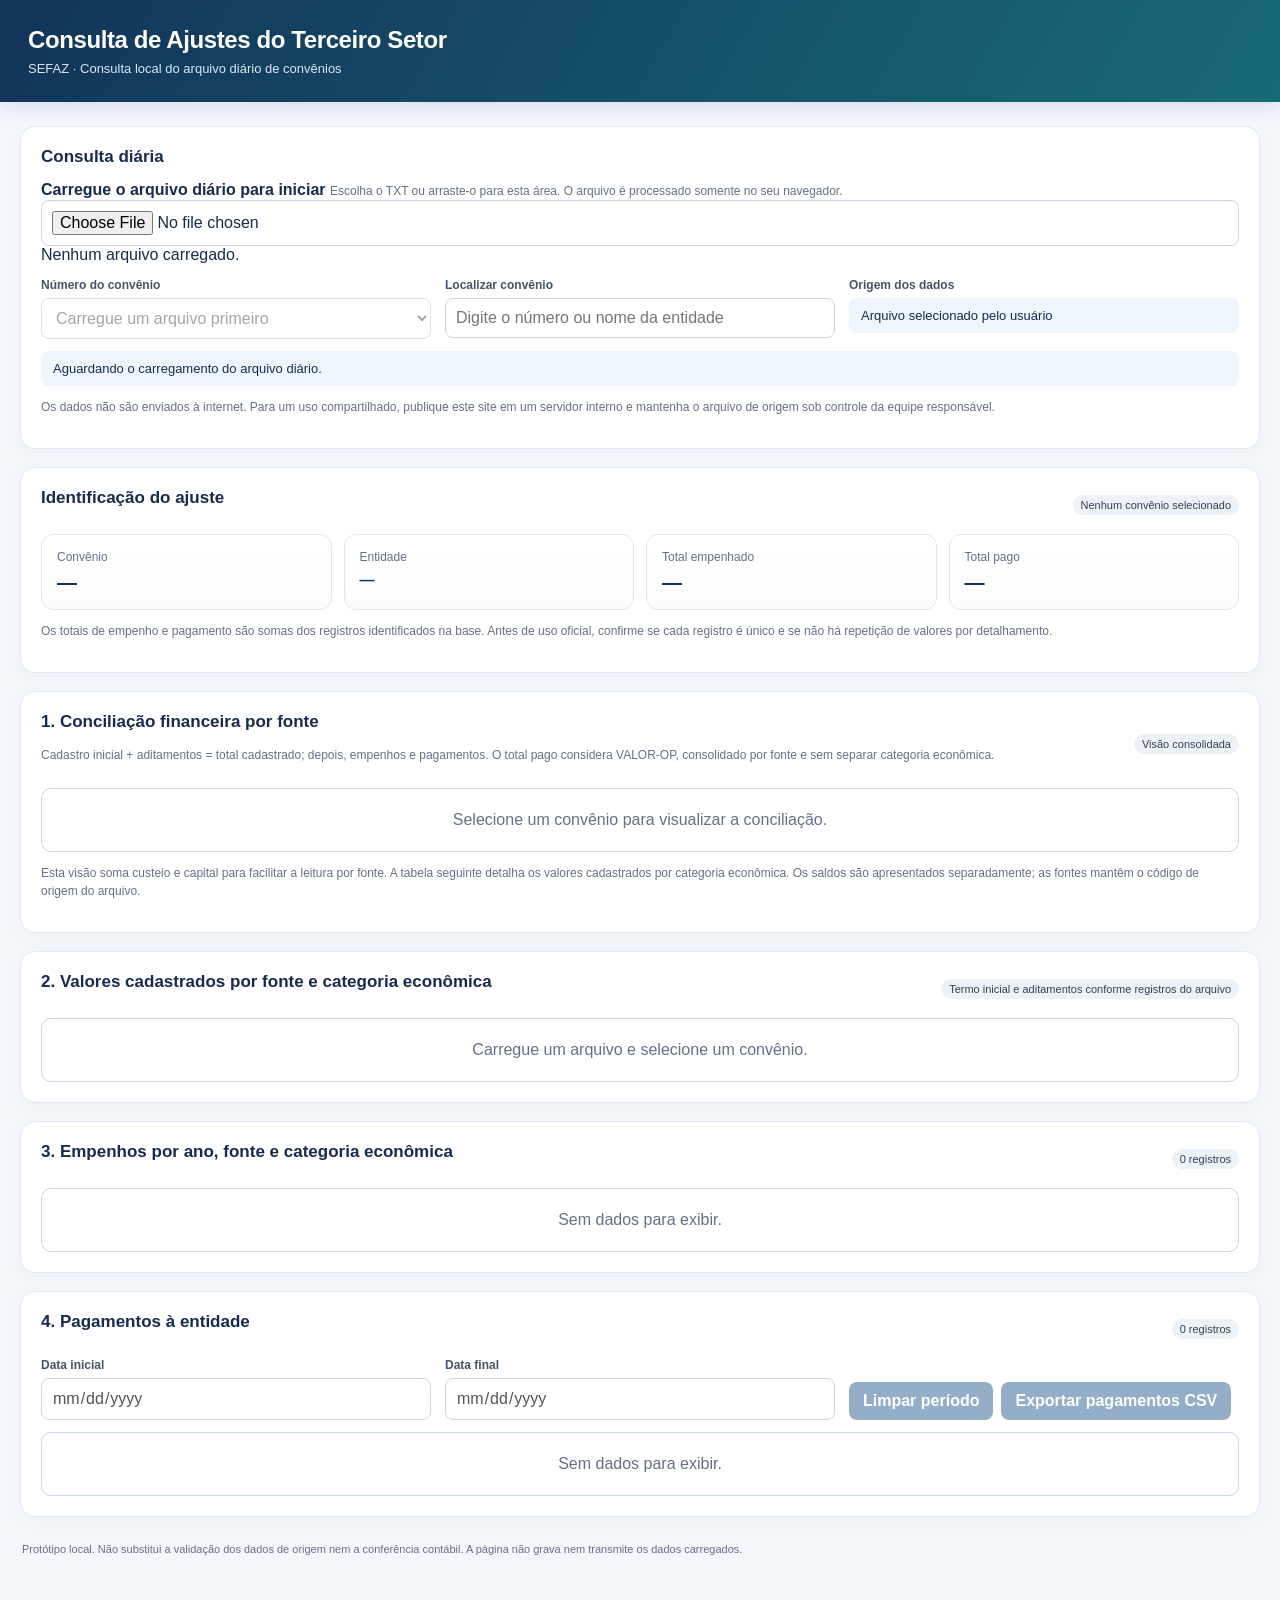
<file: index.html>
<!doctype html>
<html lang="pt-BR">
<head>
<meta charset="utf-8">
<meta name="viewport" content="width=device-width,initial-scale=1">
<title>Consulta de Convênios — SEFAZ (v6)</title>
<style>
:root{font-family:Inter,'Segoe UI',Arial,sans-serif;color:#172b4d;background:#f3f6fb}
*{box-sizing:border-box}body{margin:0}header{background:linear-gradient(120deg,#12345a,#176b75);color:white;padding:26px 28px;box-shadow:0 4px 18px #12345a20}
header h1{font-size:24px;letter-spacing:-.4px;margin:0 0 7px}header p{margin:0;color:#dbe7f5;font-size:13px}
main{max-width:1500px;margin:24px auto;padding:0 20px}
.panel{background:white;border:1px solid #e0e7f0;border-radius:15px;padding:20px;margin-bottom:18px;box-shadow:0 5px 18px #10203007}
h2{font-size:17px;margin:0 0 14px}h3{font-size:15px;margin:0 0 10px}
.controls{display:grid;grid-template-columns:repeat(3,minmax(180px,1fr));gap:14px}
label{font-size:12px;font-weight:650;display:block;margin-bottom:6px;color:#475467}
input,select,button{font:inherit}input[type=file],input[type=date],select,input[type=search]{width:100%;padding:10px;border:1px solid #cbd5e1;border-radius:8px;background:#fff}
button{background:#164e87;color:white;border:0;padding:10px 14px;border-radius:8px;cursor:pointer;font-weight:600}
button:disabled{opacity:.45;cursor:not-allowed}.hint{font-size:12px;color:#667085;line-height:1.5}
.status{padding:10px 12px;background:#eef5fc;border-radius:8px;font-size:13px;margin-top:12px}
.cards{display:grid;grid-template-columns:repeat(4,minmax(140px,1fr));gap:12px}
.metric{border:1px solid #e1e7ef;border-radius:12px;padding:15px;background:linear-gradient(180deg,#fff,#fbfcfe)}.metric span{font-size:12px;color:#667085;display:block}.metric strong{font-size:20px;display:block;margin-top:7px;overflow-wrap:anywhere;color:#12345a}
.table-wrap{overflow-x:auto;overflow-y:visible;max-height:none;border:1px solid #cbd7e6;border-radius:10px;background:#fff}
table{border-collapse:separate;border-spacing:0;width:100%;font-size:12px;white-space:nowrap}
th,td{padding:10px 12px;border-right:1px solid #dce4ef;border-bottom:1px solid #dce4ef;text-align:left;vertical-align:middle}
th{background:#e7eef7;color:#243f62;text-align:center;font-weight:750;line-height:1.35;border-bottom:2px solid #aebfd3}
th:last-child,td:last-child{border-right:0}
tbody tr:last-child td{border-bottom:0}
tbody tr:nth-child(even){background:#f7faff}
tbody tr:hover{background:#edf5fb}
tfoot td{background:#eaf3f4;font-weight:750;border-top:2px solid #b7d2d4}
td.num{text-align:right;font-variant-numeric:tabular-nums}
.section-head{display:flex;justify-content:space-between;align-items:center;gap:10px;margin-bottom:12px}
.empty{color:#667085;text-align:center;padding:22px}.pill{display:inline-block;background:#edf2f7;padding:4px 8px;border-radius:20px;font-size:11px;color:#344054}
.footer{font-size:11px;color:#667085;padding:8px 2px 24px}
.search-wrap{position:relative}.suggestions{position:absolute;left:0;right:0;top:100%;z-index:20;background:#fff;border:1px solid #cbd5e1;border-radius:9px;box-shadow:0 8px 24px #10203020;max-height:280px;overflow:auto;margin-top:4px}.suggestions[hidden]{display:none}.suggestion{display:block;width:100%;text-align:left;background:#fff;color:#172b4d;border-radius:0;padding:10px 12px;border-bottom:1px solid #eef2f6;font-weight:500}.suggestion:hover,.suggestion:focus{background:#edf6f7}.suggestion strong{display:block;font-size:13px}.suggestion span{display:block;font-size:11px;color:#667085;margin-top:3px}
@media(max-width:760px){.controls,.cards{grid-template-columns:1fr 1fr}header{padding:18px}.section-head{align-items:flex-start;flex-direction:column}}

.recon-grid{display:grid;grid-template-columns:repeat(2,minmax(0,1fr));gap:16px;align-items:start}
.recon-card{border:1px solid #cbd7e6;border-radius:12px;overflow:hidden;background:#fff;min-width:0}
.recon-card-head{display:flex;align-items:center;justify-content:space-between;gap:12px;padding:13px 16px;background:linear-gradient(110deg,#e8eff8,#eef7f7);border-bottom:2px solid #b7c8dc}
.recon-card-head strong{font-size:15px;color:#183b61}
.recon-card-head span{font-size:11px;color:#51667f;background:#fff;border:1px solid #cfdae7;border-radius:20px;padding:4px 9px}
.recon-metrics{width:100%;border-collapse:collapse;white-space:normal;font-size:12px}
.recon-metrics td{padding:10px 13px;border-right:1px solid #e0e7f0;border-bottom:1px solid #e0e7f0;vertical-align:middle}
.recon-metrics tr:last-child td{border-bottom:0}
.recon-metrics td:first-child{width:62%;color:#43566f}
.recon-metrics td:last-child{text-align:right;white-space:nowrap;font-variant-numeric:tabular-nums;font-weight:650;color:#203c5b;border-right:0}
.recon-metrics tr.metric-total td{background:#e8f4ef;color:#174e3d;font-weight:800;border-top:2px solid #a8cfc0}
.recon-metrics tr.metric-balance td{background:#fff8e9}
.recon-metrics tr.metric-flow td{background:#f7f9fc}
.recon-metrics tr.metric-paid td{border-top:2px solid #d4deeb}
.recon-card-foot{padding:8px 13px;font-size:11px;color:#6a7890;background:#fafbfd;border-top:1px solid #e5ebf3}
@media(max-width:850px){.recon-grid{grid-template-columns:1fr}}


</style>
</head>
<body>
<header>
  <h1>Consulta de Ajustes do Terceiro Setor</h1>
  <p>SEFAZ · Consulta local do arquivo diário de convênios</p>
</header>
<main>
  <section class="panel">
    <h2>Consulta diária</h2>
    <div class="drop-zone" id="dropZone">
      <strong>Carregue o arquivo diário para iniciar</strong>
      <span class="hint">Escolha o TXT ou arraste-o para esta área. O arquivo é processado somente no seu navegador.</span>
      <input id="fileInput" type="file" accept=".txt,text/plain">
      <div id="fileMeta" class="file-meta">Nenhum arquivo carregado.</div>
    </div>
    <div class="controls" style="margin-top:14px">
      <div><label for="conv">Número do convênio</label><select id="conv" disabled><option value="">Carregue um arquivo primeiro</option></select></div>
      <div class="search-wrap"><label for="search">Localizar convênio</label><input id="search" type="search" placeholder="Digite o número ou nome da entidade" autocomplete="off" disabled><div id="suggestions" class="suggestions" hidden></div></div>
      <div><label>Origem dos dados</label><div class="status" style="margin-top:0">Arquivo selecionado pelo usuário</div></div>
    </div>
    <div id="status" class="status">Aguardando o carregamento do arquivo diário.</div>
    <p class="hint">Os dados não são enviados à internet. Para um uso compartilhado, publique este site em um servidor interno e mantenha o arquivo de origem sob controle da equipe responsável.</p>
  </section>

  <section class="panel">
    <div class="section-head"><h2>Identificação do ajuste</h2><span id="recordCount" class="pill">Nenhum convênio selecionado</span></div>
    <div class="cards">
      <div class="metric"><span>Convênio</span><strong id="mConv">—</strong></div>
      <div class="metric"><span>Entidade</span><strong id="mEnt" style="font-size:15px">—</strong></div>
      <div class="metric"><span>Total empenhado</span><strong id="mEmp">—</strong></div>
      <div class="metric"><span>Total pago</span><strong id="mPago">—</strong></div>
    </div>
    <p class="hint">Os totais de empenho e pagamento são somas dos registros identificados na base. Antes de uso oficial, confirme se cada registro é único e se não há repetição de valores por detalhamento.</p>
  </section>

  <section class="panel">
    <div class="section-head"><div><h2>1. Conciliação financeira por fonte</h2><p class="hint">Cadastro inicial + aditamentos = total cadastrado; depois, empenhos e pagamentos. O total pago considera VALOR-OP, consolidado por fonte e sem separar categoria econômica.</p></div><span class="pill">Visão consolidada</span></div>
    <div id="reconTable" class="table-wrap"><div class="empty">Selecione um convênio para visualizar a conciliação.</div></div>
    <p class="hint">Esta visão soma custeio e capital para facilitar a leitura por fonte. A tabela seguinte detalha os valores cadastrados por categoria econômica. Os saldos são apresentados separadamente; as fontes mantêm o código de origem do arquivo.</p>
  </section>

  <section class="panel">
    <div class="section-head"><h2>2. Valores cadastrados por fonte e categoria econômica</h2><span class="pill">Termo inicial e aditamentos conforme registros do arquivo</span></div>
    <div id="cadTable" class="table-wrap"><div class="empty">Carregue um arquivo e selecione um convênio.</div></div>
  </section>

  <section class="panel">
    <div class="section-head"><h2>3. Empenhos por ano, fonte e categoria econômica</h2><span id="empCount" class="pill">0 registros</span></div>
    <div id="empTable" class="table-wrap"><div class="empty">Sem dados para exibir.</div></div>
  </section>

  <section class="panel">
    <div class="section-head"><h2>4. Pagamentos à entidade</h2><span id="payCount" class="pill">0 registros</span></div>
    <div class="controls" style="margin-bottom:12px">
      <div><label for="dateFrom">Data inicial</label><input type="date" id="dateFrom" disabled></div>
      <div><label for="dateTo">Data final</label><input type="date" id="dateTo" disabled></div>
      <div style="display:flex;align-items:end;gap:8px"><button id="clearDates" type="button" disabled>Limpar período</button><button id="export" type="button" disabled>Exportar pagamentos CSV</button></div>
    </div>
    <div id="payTable" class="table-wrap"><div class="empty">Sem dados para exibir.</div></div>
  </section>
  <div class="footer">Protótipo local. Não substitui a validação dos dados de origem nem a conferência contábil. A página não grava nem transmite os dados carregados.</div>
</main>
<script>
const $ = id => document.getElementById(id);

let allRows=[], headers=[], currentRows=[], currentPayments=[], layoutInfo={hasPayments:false,maxFields:0};
const money = n => (Number(n)||0).toLocaleString('pt-BR',{style:'currency',currency:'BRL'});
function norm(s){return String(s??'').trim().toUpperCase().normalize('NFD').replace(/[\u0300-\u036f]/g,'')}
function num(v){
  if(typeof v==='number') return v;
  let s=String(v??'').trim(); if(!s) return 0;
  s=s.replace(/\s/g,'');
  if(s.includes(',') && s.includes('.')) s=s.replace(/\./g,'').replace(',','.');
  else if(s.includes(',')) s=s.replace(',','.');
  const x=Number(s); return Number.isFinite(x)?x:0;
}
function splitLine(line, delim){
  const out=[]; let cur='', q=false;
  for(let i=0;i<line.length;i++){
    const c=line[i];
    if(c==='"'){ if(q && line[i+1]==='"'){cur+='"';i++;} else q=!q; }
    else if(c===delim && !q){out.push(cur);cur='';}
    else cur+=c;
  }
  out.push(cur); return out;
}
function detectDelimiter(text){
  const lines=text.replace(/^\uFEFF/,'').split(/\r?\n/).filter(x=>x.trim()).slice(0,8);
  const candidates=['\t',';','|',','];
  let best='\t', score=-1;
  for(const d of candidates){
    const counts=lines.map(l=>splitLine(l,d).length);
    const consistent=counts.filter(c=>c>1).length;
    const avg=counts.reduce((a,b)=>a+b,0)/Math.max(1,counts.length);
    const sc=consistent*100+avg;
    if(sc>score){score=sc;best=d;}
  }
  return best;
}
function parseText(text){
  const d=detectDelimiter(text);
  const lines=text.replace(/^\uFEFF/,'').split(/\r?\n/).filter(l=>l.trim()!=='');
  let hs=splitLine(lines[0],d).map(x=>x.trim().replace(/^\uFEFF/,'').replace(/^"|"$/g,''));
  // O TXT do relatório pode repetir cabeçalhos em blocos (empenhos e pagamentos).
  // Como a estrutura foi confirmada como fixa, damos nomes únicos às colunas por posição.
  const schema=['CONVENIO','ENTIDADE','TIPOAD','NUMEROAD','TPCAD','TPFOTE','VL-BEM','VL-CUSTEIO','VL-REFORMA','EMPENHO','VALOR-NE','VALOR CUSTEIO','VALOR CAPITAL','FONTE-NE','ANO','MES','DIA','OP','EMPENHO_1','VALOR-OP','VALOR CUSTEIO_2','VALOR CAPITAL_3','FONTE-NE_4','ANO_5','MES_6','DIA_7','Column1'];
  const maxFields=lines.slice(1).reduce((max,line)=>Math.max(max,splitLine(line,d).length),hs.length);
  if(maxFields>=26 && norm(hs[0])==='CONVENIO' && norm(hs[1])==='ENTIDADE'){
    hs=hs.map((h,i)=>i<schema.length?schema[i]:h);
  }
  const rows=lines.slice(1).map(line=>{
    const a=splitLine(line,d); const obj={};
    hs.forEach((h,i)=>obj[h]=a[i]??'');
    return obj;
  });
  const hasPayments=hs.some(h=>norm(h)==='OP') && hs.some(h=>norm(h)==='VALOR-OP');
  return {hs,rows,delimiter:d,maxFields,hasPayments};
}
function get(row, name){const key=headers.find(h=>norm(h)===norm(name));return key?row[key]:'';}
function dateParts(row,prefix){
  const y=Number(get(row,prefix==='pay'?'ANO_5':'ANO'));
  const m=Number(get(row,prefix==='pay'?'MES_6':'MES'));
  const d=Number(get(row,prefix==='pay'?'DIA_7':'DIA'));
  if(y>1900&&m>=1&&m<=12&&d>=1&&d<=31){const dt=new Date(y,m-1,d);if(dt.getFullYear()===y&&dt.getMonth()===m-1&&dt.getDate()===d)return dt;}
  return null;
}
function fmtDate(dt){return dt?dt.toLocaleDateString('pt-BR'):'—';}
function iso(dt){return dt?`${dt.getFullYear()}-${String(dt.getMonth()+1).padStart(2,'0')}-${String(dt.getDate()).padStart(2,'0')}`:'';}
function sourceLabel(v){return String(v||'Não informada').trim()||'Não informada';}
function makeTable(container, cols, rows, empty){
  if(!rows.length){$(container).innerHTML=`<div class="empty">${empty||'Nenhum registro encontrado.'}</div>`;return;}
  let html='<table><thead><tr>'+cols.map(c=>`<th>${esc(c.label)}</th>`).join('')+'</tr></thead><tbody>';
  for(const row of rows){html+='<tr>'+cols.map(c=>{const v=c.get(row);return `<td class="${c.num?'num':''}">${esc(v??'')}</td>`}).join('')+'</tr>';}
  html+='</tbody></table>'; $(container).innerHTML=html;
}
function renderReconVertical(rows){
  const el=$('reconTable');
  if(!rows.length){el.innerHTML='<div class="empty">Não há valores de cadastro, empenhos ou pagamentos para este convênio.</div>';return;}
  const metrics=[
    ['Cadastro inicial','initial','base'],
    ['Aditamentos (+/−)','additions','base'],
    ['TOTAL CADASTRADO','registered','total'],
    ['Total empenhado','emp','flow'],
    ['Saldo cadastrado − empenhado','uncommitted','balance'],
    ['Total de pagamentos','paid','paid'],
    ['Saldo empenhado − pago','empPaidBalance','balance']
  ];
  let html='<div class="recon-grid">';
  for(const r of rows){
    html+=`<article class="recon-card"><div class="recon-card-head"><strong>Fonte ${esc(r.source)}</strong><span>Conciliação</span></div><table class="recon-metrics"><tbody>`;
    metrics.forEach(m=>{
      const cls=m[2]==='total'?'metric-total':m[2]==='balance'?'metric-balance':m[2]==='flow'?'metric-flow':m[2]==='paid'?'metric-paid':'';
      html+=`<tr class="${cls}"><td>${esc(m[0])}</td><td>${money(r[m[1]])}</td></tr>`;
    });
    html+='</tbody></table><div class="recon-card-foot">Valores somados de custeio e capital</div></article>';
  }
  html+='</div>';
  el.innerHTML=html;
}
function esc(v){return String(v??'').replace(/[&<>"']/g,c=>({'&':'&amp;','<':'&lt;','>':'&gt;','"':'&quot;',"'":'&#39;'}[c]));}
function aggregate(rows,keyFn,valuesFn){
  const m=new Map();
  for(const r of rows){const k=keyFn(r);if(!m.has(k))m.set(k,valuesFn(r));else{const a=m.get(k),b=valuesFn(r);a.c+=b.c;a.cap+=b.cap;a.total+=b.total;}}
  return [...m.entries()].map(([k,v])=>({key:k,...v}));
}
function render(){
  const cv=$('conv').value;
  if(!cv){return;}
  currentRows=allRows.filter(r=>String(get(r,'CONVENIO')).trim()===cv);
  const ent=currentRows.map(r=>String(get(r,'ENTIDADE')).trim()).find(Boolean)||'—';
  $('mConv').textContent=cv; $('mEnt').textContent=ent;
  $('recordCount').textContent=`${currentRows.length} linhas do arquivo`;
  // Conciliação consolidada somente por fonte: soma custeio e capital para facilitar a leitura.
  const recMap = new Map();
  function recAdd(source, field, value){
    const key=sourceLabel(source);
    if(!recMap.has(key)) recMap.set(key,{source:key,initial:0,additions:0,registered:0,emp:0,paid:0});
    recMap.get(key)[field] += value;
  }
  for(const r of currentRows){
    const tpcad=norm(get(r,'TPCAD'));
    const source=get(r,'TPFOTE');
    if(String(source??'').trim() && (tpcad==='V'||tpcad==='A')){
      const initialField=tpcad==='V'?'initial':'additions';
      const registeredValue=num(get(r,'VL-CUSTEIO'))+num(get(r,'VL-REFORMA'))+num(get(r,'VL-BEM'));
      recAdd(source,initialField,registeredValue);
    }
    if(String(get(r,'EMPENHO')).trim()!==''){
      recAdd(get(r,'FONTE-NE'),'emp',num(get(r,'VALOR CUSTEIO'))+num(get(r,'VALOR CAPITAL')));
    }
    if(String(get(r,'OP')).trim()!==''){
      const payC=num(get(r,'VALOR CUSTEIO_2'));
      const payCap=num(get(r,'VALOR CAPITAL_3'));
      const components=payC+payCap;
      const rawTotal=String(get(r,'VALOR-OP')??'').trim();
      // VALOR-OP é a referência principal para o total pago. Só usa a soma
      // dos componentes quando o total da OP não estiver preenchido.
      const paid=rawTotal!==''?num(rawTotal):components;
      recAdd(get(r,'FONTE-NE_4')||get(r,'FONTE-NE'),'paid',paid);
    }
  }
  const recon=[...recMap.values()].map(x=>({...x,registered:x.initial+x.additions,uncommitted:x.initial+x.additions-x.emp,empPaidBalance:x.emp-x.paid}))
    .sort((a,b)=>a.source.localeCompare(b.source,'pt-BR'));
  renderReconVertical(recon);
  // Cadastro: agregação por fonte. Custeio inclui reforma conforme definição fornecida no dicionário de teste.
  const cad=aggregate(currentRows.filter(r=>String(get(r,'TPFOTE')).trim()!==''),r=>sourceLabel(get(r,'TPFOTE')),r=>{
    const c=num(get(r,'VL-CUSTEIO'))+num(get(r,'VL-REFORMA'));
    const cap=num(get(r,'VL-BEM'));return {c,cap,total:c+cap};
  });
  makeTable('cadTable',[
    {label:'Fonte',get:r=>r.key},{label:'Custeio',num:true,get:r=>money(r.c)},
    {label:'Capital',num:true,get:r=>money(r.cap)},{label:'Total',num:true,get:r=>money(r.total)}
  ],cad,'Não há valores cadastrados com fonte preenchida.');
  // Empenhos: one source row per record; no deduplication is applied.
  const emps=currentRows.filter(r=>String(get(r,'EMPENHO')).trim()!=='');
  const empAgg=aggregate(emps,r=>`${String(get(r,'ANO')||'Não informado')}|${sourceLabel(get(r,'FONTE-NE'))}`,r=>{
    const c=num(get(r,'VALOR CUSTEIO')),cap=num(get(r,'VALOR CAPITAL'));
    return {c,cap,total:c+cap};
  }).sort((a,b)=>a.key.localeCompare(b.key,'pt-BR'));
  makeTable('empTable',[
    {label:'Ano',get:r=>r.key.split('|')[0]},
    {label:'Fonte',get:r=>r.key.split('|').slice(1).join('|')},
    {label:'Custeio',num:true,get:r=>money(r.c)},
    {label:'Capital',num:true,get:r=>money(r.cap)},
    {label:'Total',num:true,get:r=>money(r.total)}
  ],empAgg,'Nenhum empenho encontrado para este convênio.');
  $('empCount').textContent=`${emps.length} linhas de empenho`;
  // Payments, preserve every row, because OP duplication rule not yet confirmed.
  currentPayments=currentRows.filter(r=>String(get(r,'OP')).trim()!=='').map(r=>{
    const dt=dateParts(r,'pay');
    return {raw:r,dt,op:String(get(r,'OP')).trim(),ne:String(get(r,'EMPENHO_1')).trim(),
      source:sourceLabel(get(r,'FONTE-NE_4')||get(r,'FONTE-NE')),c:num(get(r,'VALOR CUSTEIO_2')),
      cap:num(get(r,'VALOR CAPITAL_3')),total:paymentTotal(r)};
  }).sort((a,b)=>(b.dt?.getTime()||0)-(a.dt?.getTime()||0));
  $('mEmp').textContent=money(emps.reduce((s,r)=>s+num(get(r,'VALOR-NE')),0));
  $('mPago').textContent=layoutInfo.hasPayments?money(currentPayments.reduce((s,r)=>s+r.total,0)):'Não disponível';
  $('dateFrom').disabled=!layoutInfo.hasPayments;$('dateTo').disabled=!layoutInfo.hasPayments;$('clearDates').disabled=!layoutInfo.hasPayments;$('export').disabled=!layoutInfo.hasPayments;
  renderPayments();
}
function renderPayments(){
  const from=$('dateFrom').value?new Date($('dateFrom').value+'T00:00:00'):null;
  const to=$('dateTo').value?new Date($('dateTo').value+'T23:59:59'):null;
  const rows=currentPayments.filter(p=>(!from||(p.dt&&p.dt>=from))&&(!to||(p.dt&&p.dt<=to)));
  $('payCount').textContent=`${rows.length} registros exibidos`;
  makeTable('payTable',[
    {label:'Data do pagamento',get:r=>fmtDate(r.dt)},
    {label:'OP',get:r=>r.op},{label:'Empenho',get:r=>r.ne},{label:'Fonte',get:r=>r.source},
    {label:'Custeio',num:true,get:r=>money(r.c)},{label:'Capital',num:true,get:r=>money(r.cap)},
    {label:'Total pago',num:true,get:r=>money(r.total)}
  ],rows,layoutInfo.hasPayments?'Nenhum pagamento encontrado para os filtros selecionados.':'O arquivo carregado não possui o bloco de pagamentos (OP/VALOR-OP).');
  // Rodapé totalizador da tabela 4, considerando exatamente as linhas visíveis no período.
  const table=$('payTable').querySelector('table');
  if(table && rows.length){
    const totalC=rows.reduce((s,r)=>s+r.c,0);
    const totalCap=rows.reduce((s,r)=>s+r.cap,0);
    const totalPaid=rows.reduce((s,r)=>s+r.total,0);
    const tfoot=document.createElement('tfoot');
    tfoot.innerHTML=`<tr><td colspan="4">TOTAL DOS PAGAMENTOS (${rows.length.toLocaleString('pt-BR')} registros)</td><td class="num">${esc(money(totalC))}</td><td class="num">${esc(money(totalCap))}</td><td class="num">${esc(money(totalPaid))}</td></tr>`;
    table.appendChild(tfoot);
  }
}
function loadTextIntoPage(text, filename){
  try{
    if(!text || !String(text).trim()){
      $('status').textContent='O arquivo foi localizado, mas está vazio. Confira RET_FONTES.txt.';
      return;
    }
    const parsed=parseText(text);
    headers=parsed.hs;allRows=parsed.rows;layoutInfo={hasPayments:parsed.hasPayments,maxFields:parsed.maxFields};
    const convHeader=headers.find(h=>norm(h.replace(/^\uFEFF/, '').replace(/^\"|\"$/g,''))==='CONVENIO');
    if(!convHeader){
      $('status').textContent=`Arquivo lido (${String(text).length.toLocaleString('pt-BR')} caracteres), mas o cabeçalho CONVENIO não foi identificado. Separador detectado: ${parsed.delimiter==='\t'?'TAB':JSON.stringify(parsed.delimiter)}; colunas encontradas: ${headers.length}. Verifique se o TXT é delimitado ou de largura fixa.`;
      console.error('Falha ao reconhecer cabeçalho do TXT', {headers, delimiter:parsed.delimiter, preview:String(text).slice(0,500)});
      return;
    }
    const convs=[...new Set(allRows.map(r=>String(r[convHeader]??'').trim()).filter(Boolean))].sort((a,b)=>a.localeCompare(b,'pt-BR'));
    $('conv').innerHTML='<option value="">Selecione um convênio</option>'+convs.map(c=>`<option value="${esc(c)}">${esc(c)}</option>`).join('');
    $('conv').disabled=false;$('search').disabled=false;
    const paymentStatus=parsed.hasPayments?'bloco de pagamentos identificado':'sem bloco de pagamentos (OP/VALOR-OP)';
    $('status').textContent=`Arquivo carregado: ${filename} · ${allRows.length.toLocaleString('pt-BR')} linhas · ${convs.length.toLocaleString('pt-BR')} convênios · ${paymentStatus} · separador: ${parsed.delimiter==='\t'?'TAB':JSON.stringify(parsed.delimiter)}`;
    $('conv').value='';$('search').value='';$('mConv').textContent='—';$('mEnt').textContent='—';$('mEmp').textContent='—';$('mPago').textContent='—';
    $('recordCount').textContent='Nenhum convênio selecionado';
    ['reconTable','cadTable','empTable','payTable'].forEach(id=>$(id).innerHTML='<div class="empty">Selecione um convênio para visualizar os dados.</div>');
    $('dateFrom').disabled=true;$('dateTo').disabled=true;$('clearDates').disabled=true;$('export').disabled=true;
    $('empCount').textContent='0 registros';$('payCount').textContent='0 registros';
    window.CONVENIO_OPTIONS=convs.map(cv=>{
      const row=allRows.find(r=>String(r[convHeader]??'').trim()===cv);
      return {cv, ent:row?String(get(row,'ENTIDADE')||'').trim():''};
    });
  }catch(err){
    $('status').textContent='Falha ao processar o TXT: '+(err&&err.message?err.message:String(err));
    console.error('Falha no carregamento da consulta',err);
  }
}
function paymentTotal(row){
  const raw=String(get(row,'VALOR-OP')??'').trim();
  if(raw!=='') return num(raw);
  return num(get(row,'VALOR CUSTEIO_2'))+num(get(row,'VALOR CAPITAL_3'));
}

function chooseConv(value){
  const cv=String(value||'').trim();
  if(!cv)return;
  const found=(window.CONVENIO_OPTIONS||[]).find(o=>o.cv===cv || norm(o.cv)===norm(cv));
  if(found){$('conv').value=found.cv;$('search').value=found.cv;$('suggestions').hidden=true;render();}
}
function showSuggestions(){
  const panel=$('suggestions');
  const q=norm($('search').value);
  if(!q || !window.CONVENIO_OPTIONS || !window.CONVENIO_OPTIONS.length){panel.hidden=true;panel.innerHTML='';return;}
  const matches=window.CONVENIO_OPTIONS.filter(o=>norm(o.cv+' '+o.ent).includes(q)).slice(0,15);
  if(!matches.length){panel.innerHTML='<div class="empty">Nenhum convênio encontrado.</div>';panel.hidden=false;return;}
  panel.innerHTML=matches.map(o=>`<button type="button" class="suggestion" data-cv="${esc(o.cv)}"><strong>${esc(o.cv)}</strong><span>${esc(o.ent||'Entidade não informada')}</span></button>`).join('');
  panel.querySelectorAll('button[data-cv]').forEach(btn=>btn.addEventListener('click',()=>chooseConv(btn.getAttribute('data-cv'))));
  panel.hidden=false;
}
async function loadSelectedFile(file){
  if(!file)return;
  try{
    const bytes=await file.arrayBuffer();
    let text=new TextDecoder('utf-8').decode(bytes);
    if((text.match(/\uFFFD/g)||[]).length>3) text=new TextDecoder('windows-1252').decode(bytes);
    loadTextIntoPage(text,file.name);
    $('fileMeta').textContent=`${file.name} · ${file.size.toLocaleString('pt-BR')} bytes`;
  }catch(err){
    $('status').textContent='Não foi possível ler o arquivo: '+(err&&err.message?err.message:String(err));
  }
}
const dropZone=$('dropZone');
$('fileInput').addEventListener('change',e=>loadSelectedFile(e.target.files[0]));
dropZone.addEventListener('dragover',e=>{e.preventDefault();dropZone.classList.add('drag');});
dropZone.addEventListener('dragleave',()=>dropZone.classList.remove('drag'));
dropZone.addEventListener('drop',e=>{e.preventDefault();dropZone.classList.remove('drag');loadSelectedFile(e.dataTransfer.files[0]);});
$('conv').addEventListener('change',()=>{if($('conv').value){$('search').value=$('conv').value;$('suggestions').hidden=true;}render();});
$('search').addEventListener('input',()=>{
  const val=$('search').value.trim();
  const exact=(window.CONVENIO_OPTIONS||[]).find(o=>norm(o.cv)===norm(val));
  if(exact){$('conv').value=exact.cv;render();}
  showSuggestions();
});
$('search').addEventListener('keydown',e=>{
  if(e.key==='Enter'){
    e.preventDefault();
    const val=$('search').value.trim();
    const matches=(window.CONVENIO_OPTIONS||[]).filter(o=>norm(o.cv+' '+o.ent).includes(norm(val)));
    if(matches.length===1)chooseConv(matches[0].cv);
    else if(matches.length>1)showSuggestions();
  } else if(e.key==='Escape') $('suggestions').hidden=true;
});
document.addEventListener('click',e=>{if(!e.target.closest('.search-wrap'))$('suggestions').hidden=true;});
$('dateFrom').addEventListener('change',renderPayments);$('dateTo').addEventListener('change',renderPayments);
$('clearDates').addEventListener('click',()=>{$('dateFrom').value='';$('dateTo').value='';renderPayments();});
$('export').addEventListener('click',()=>{
 const from=$('dateFrom').value?new Date($('dateFrom').value+'T00:00:00'):null;
 const to=$('dateTo').value?new Date($('dateTo').value+'T23:59:59'):null;
 const rows=currentPayments.filter(p=>(!from||(p.dt&&p.dt>=from))&&(!to||(p.dt&&p.dt<=to)));
 const data=[['Data pagamento','OP','Empenho','Fonte','Custeio','Capital','Total pago'],
 ...rows.map(p=>[fmtDate(p.dt),p.op,p.ne,p.source,p.c.toFixed(2).replace('.',','),p.cap.toFixed(2).replace('.',','),p.total.toFixed(2).replace('.',',')])];
 const csv='\uFEFF'+data.map(row=>row.map(v=>'"'+String(v??'').replace(/"/g,'""')+'"').join(';')).join('\r\n');
 const blob=new Blob([csv],{type:'text/csv;charset=utf-8;'});const url=URL.createObjectURL(blob);
 const a=document.createElement('a');a.href=url;a.download='pagamentos_'+$('conv').value.replace(/[^\w.-]+/g,'_')+'.csv';a.click();URL.revokeObjectURL(url);
});
</script>
</body>
</html>
</file>
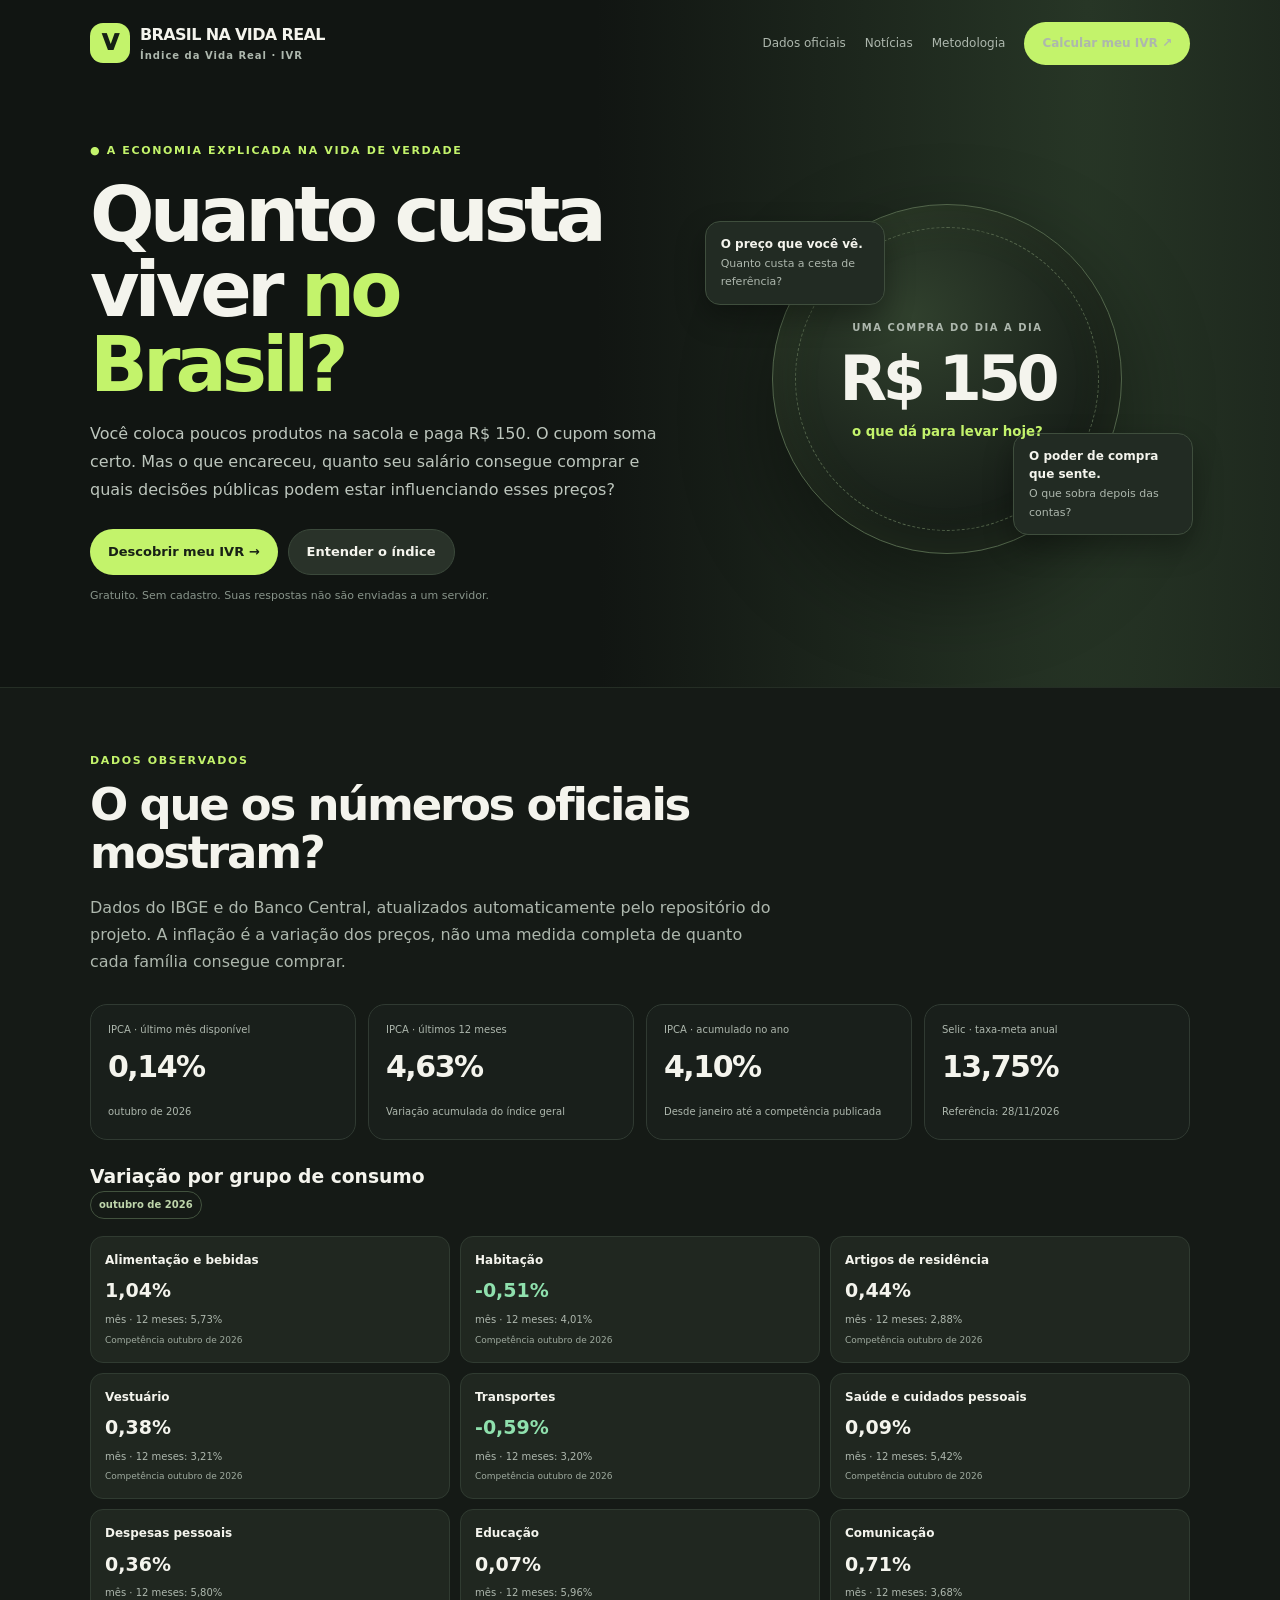
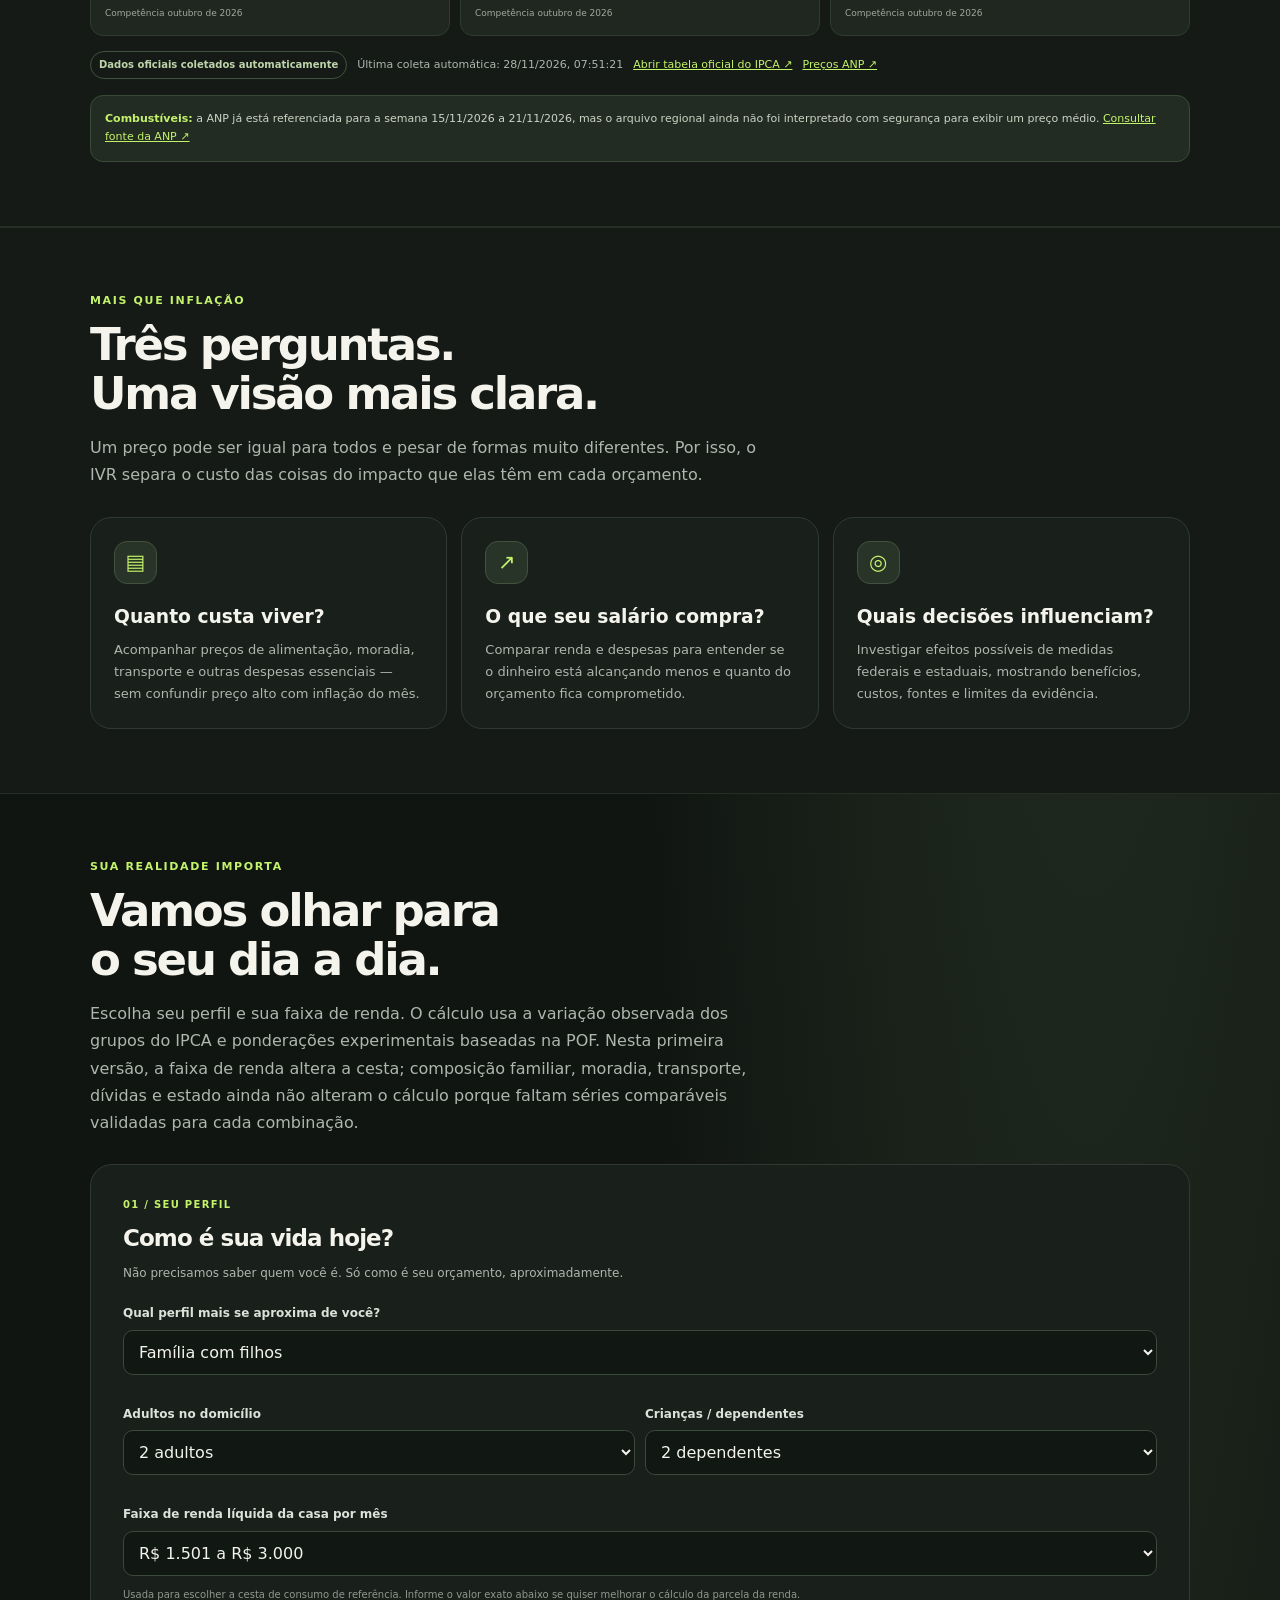
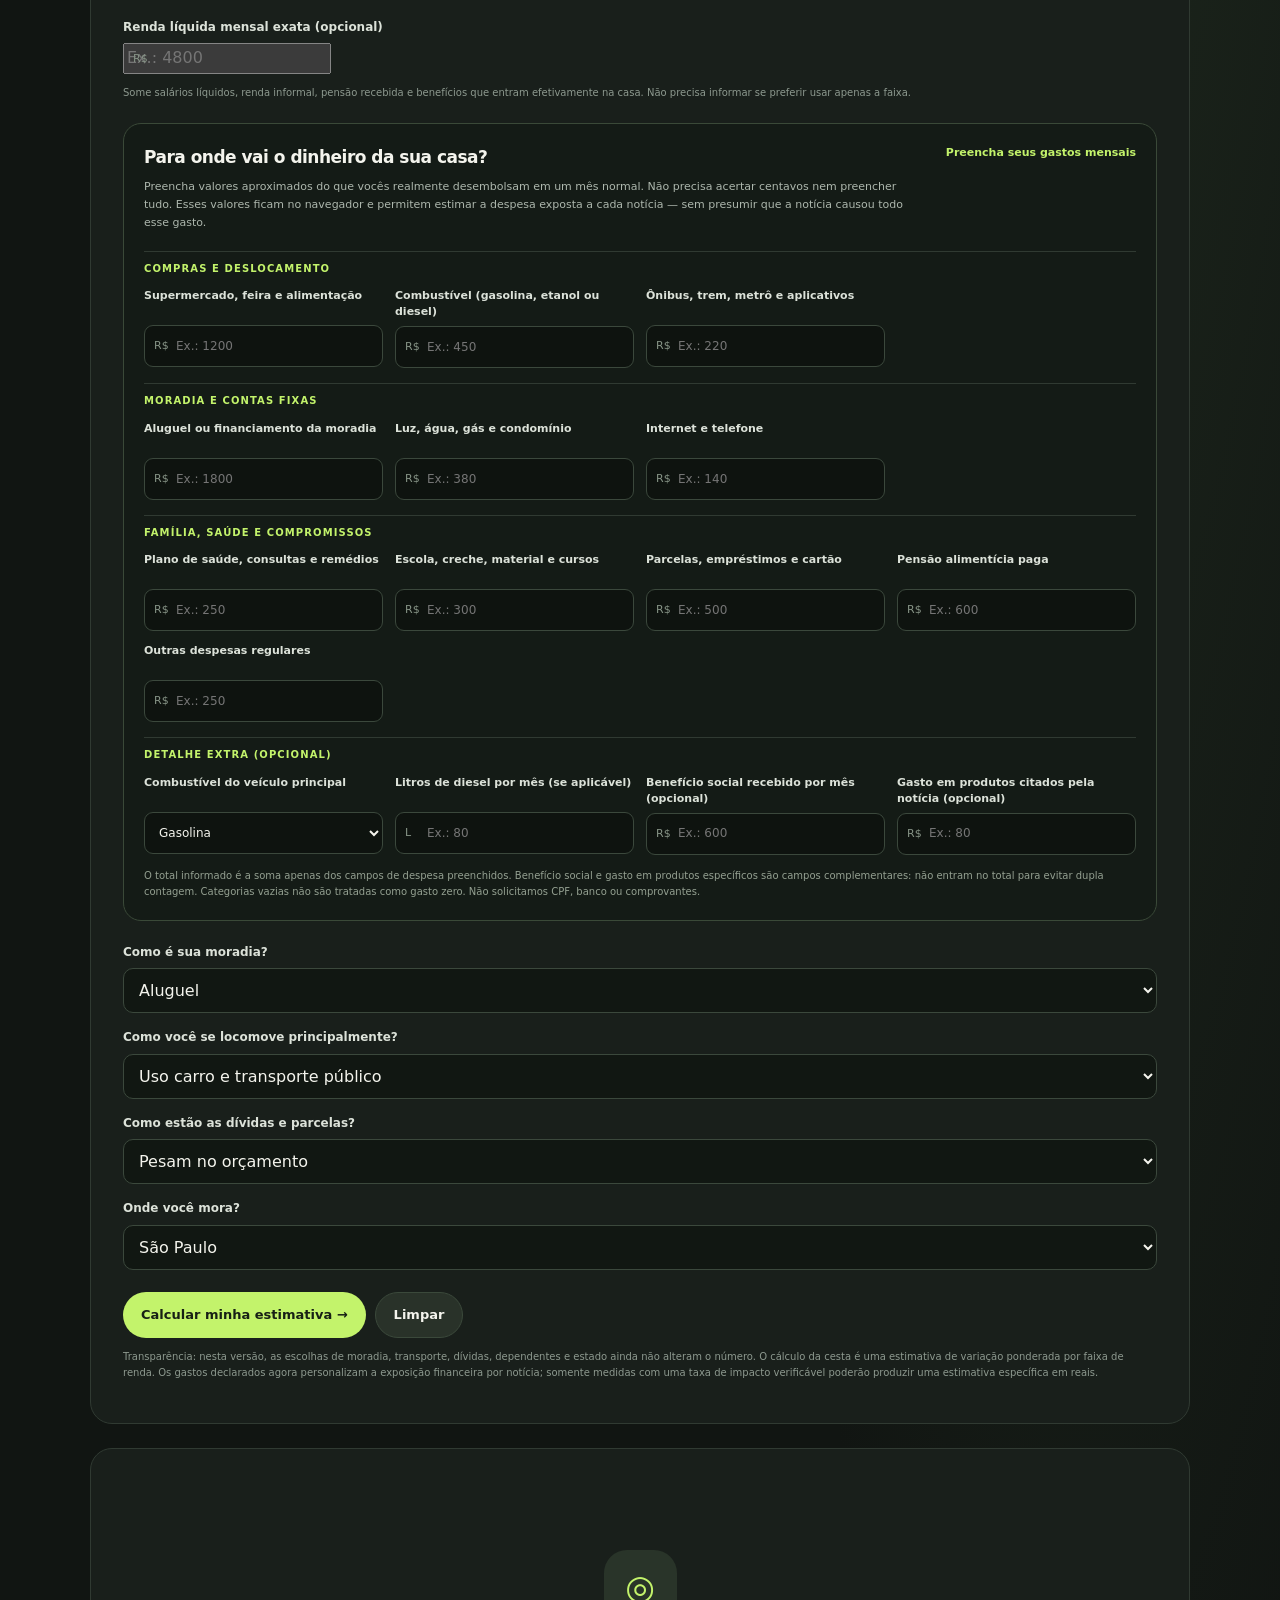
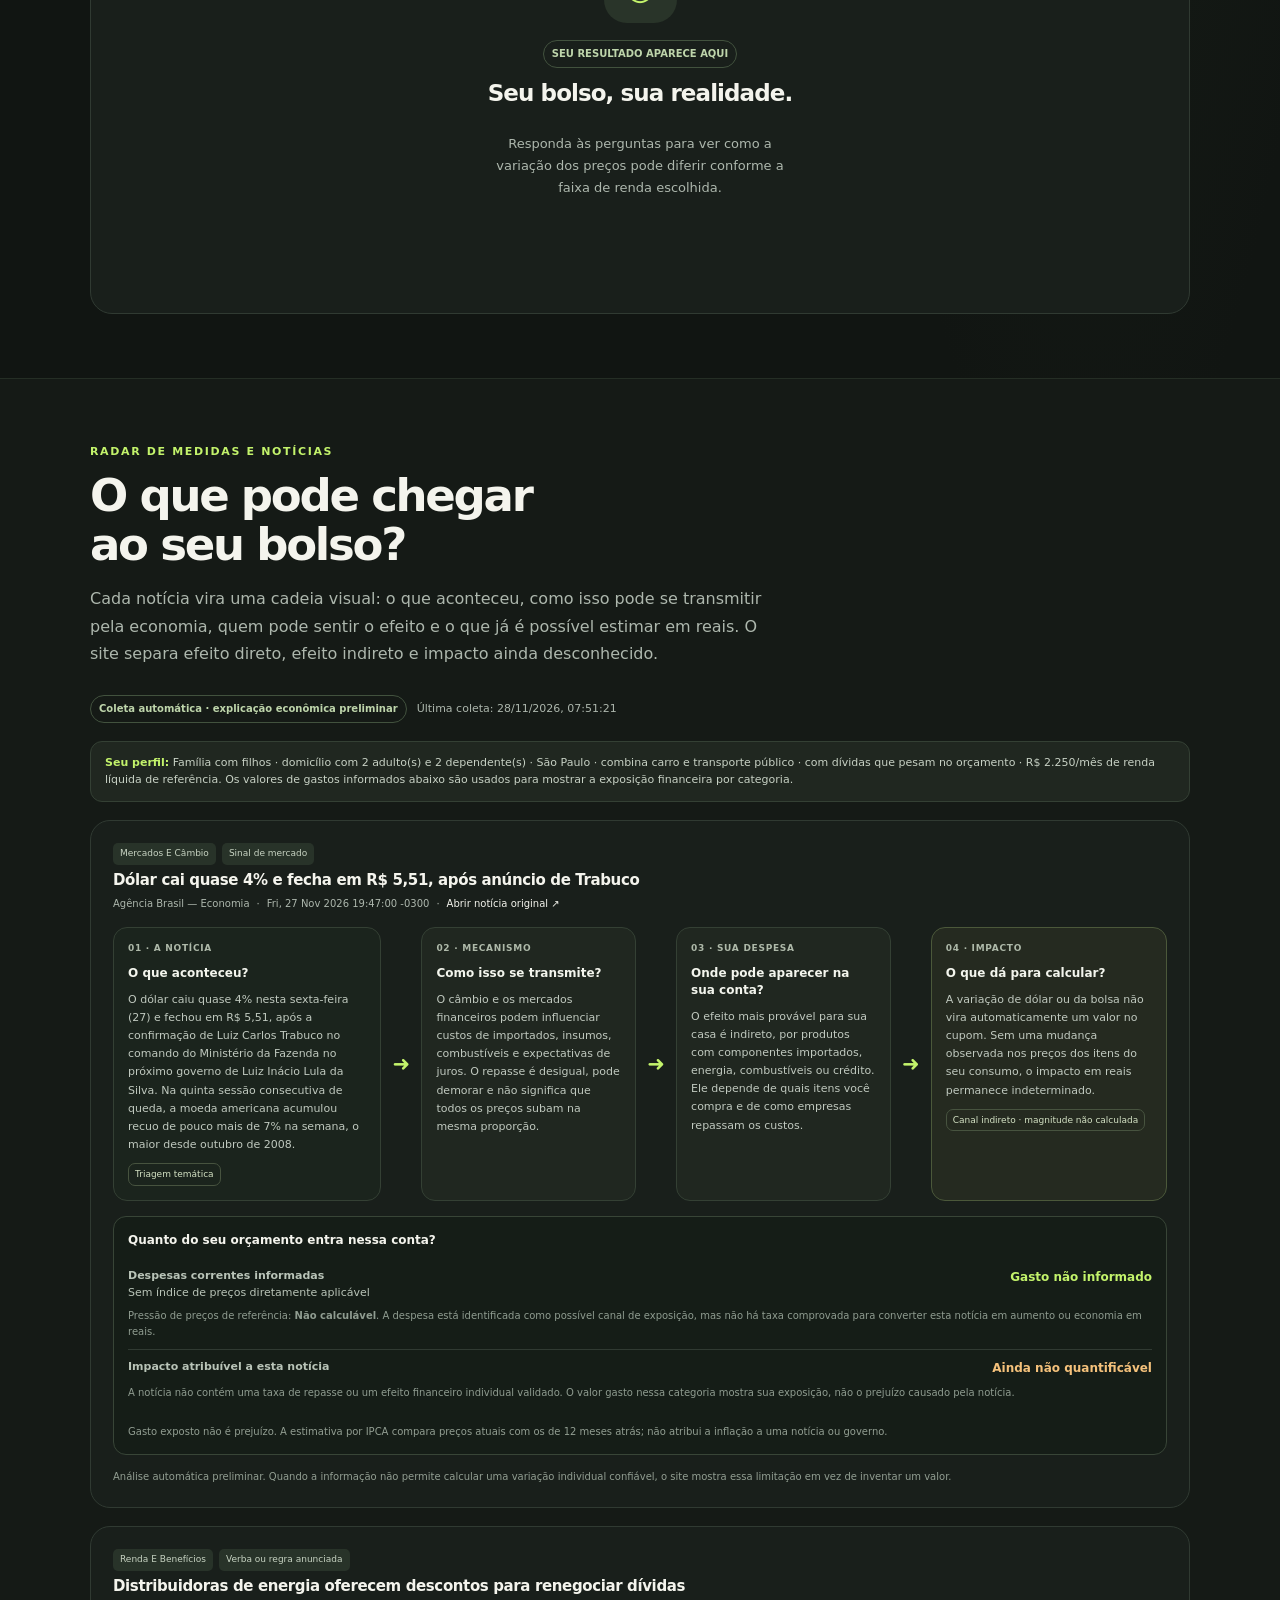
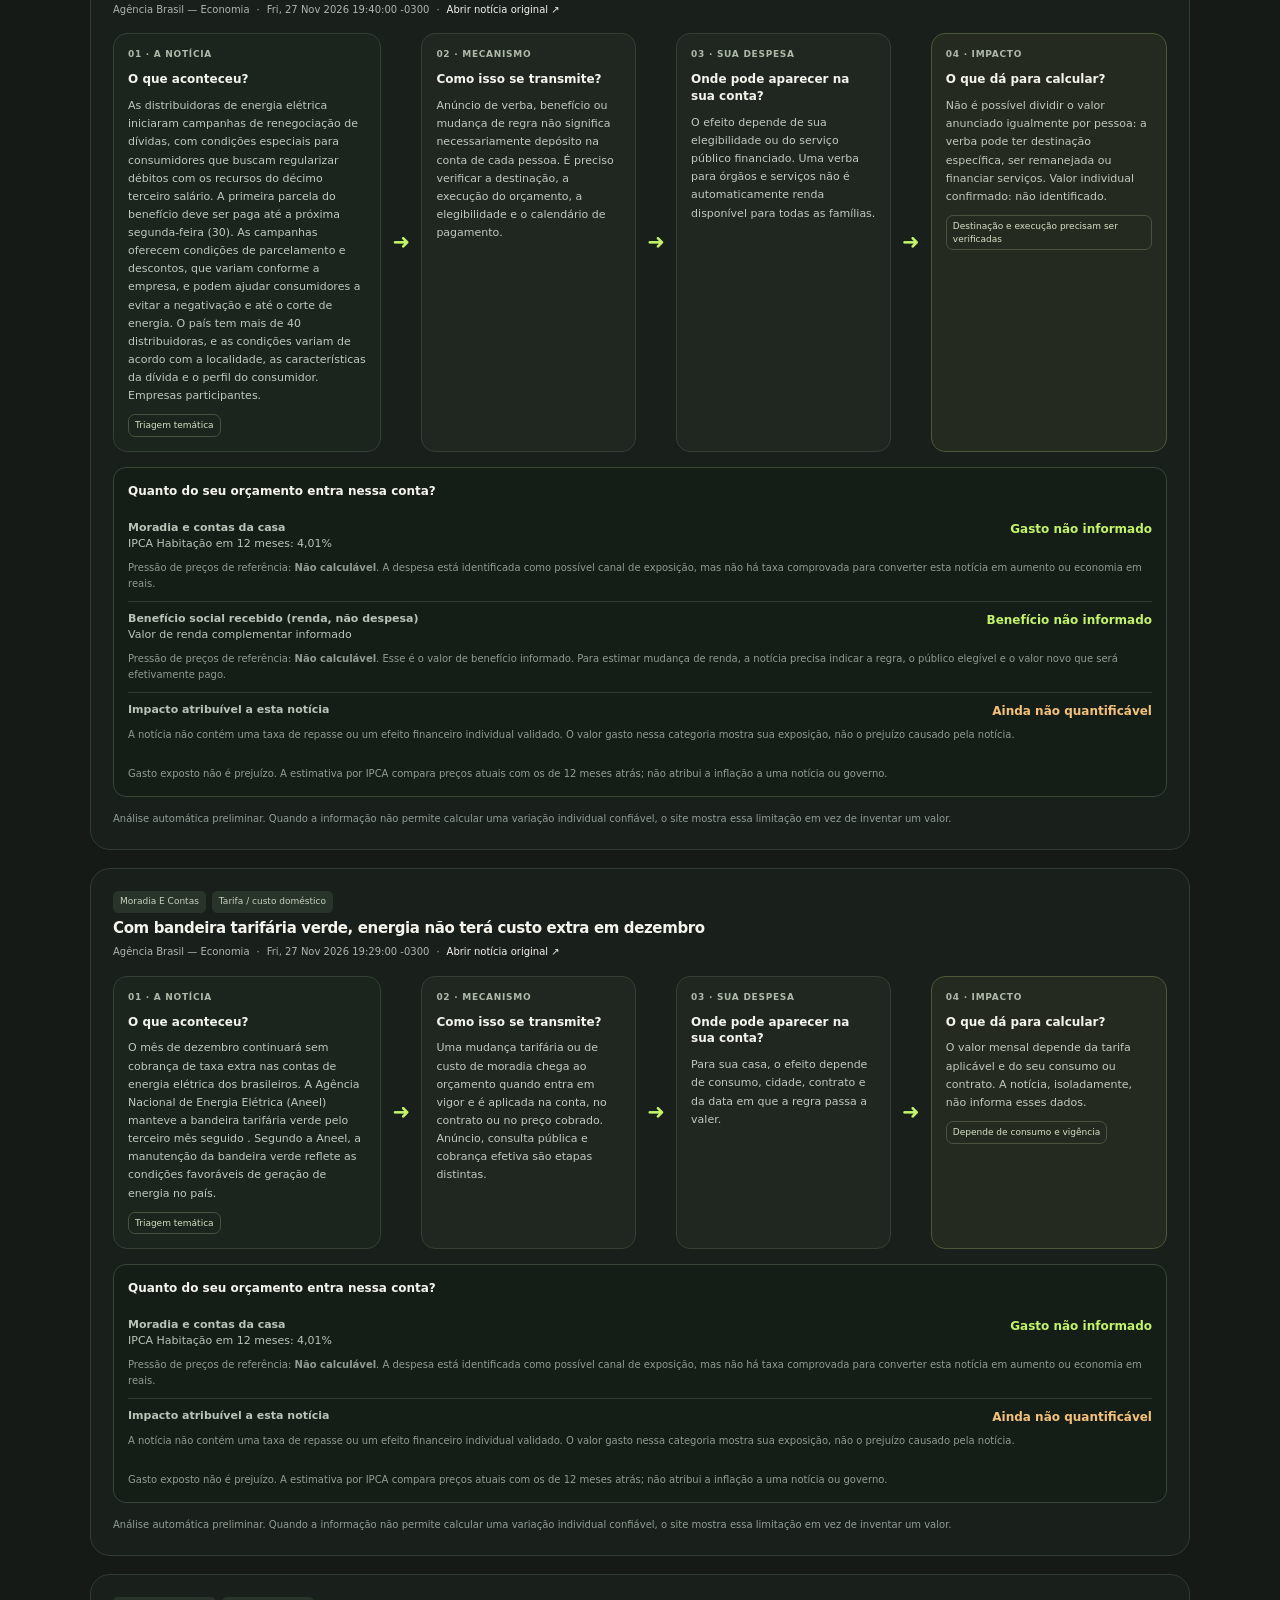
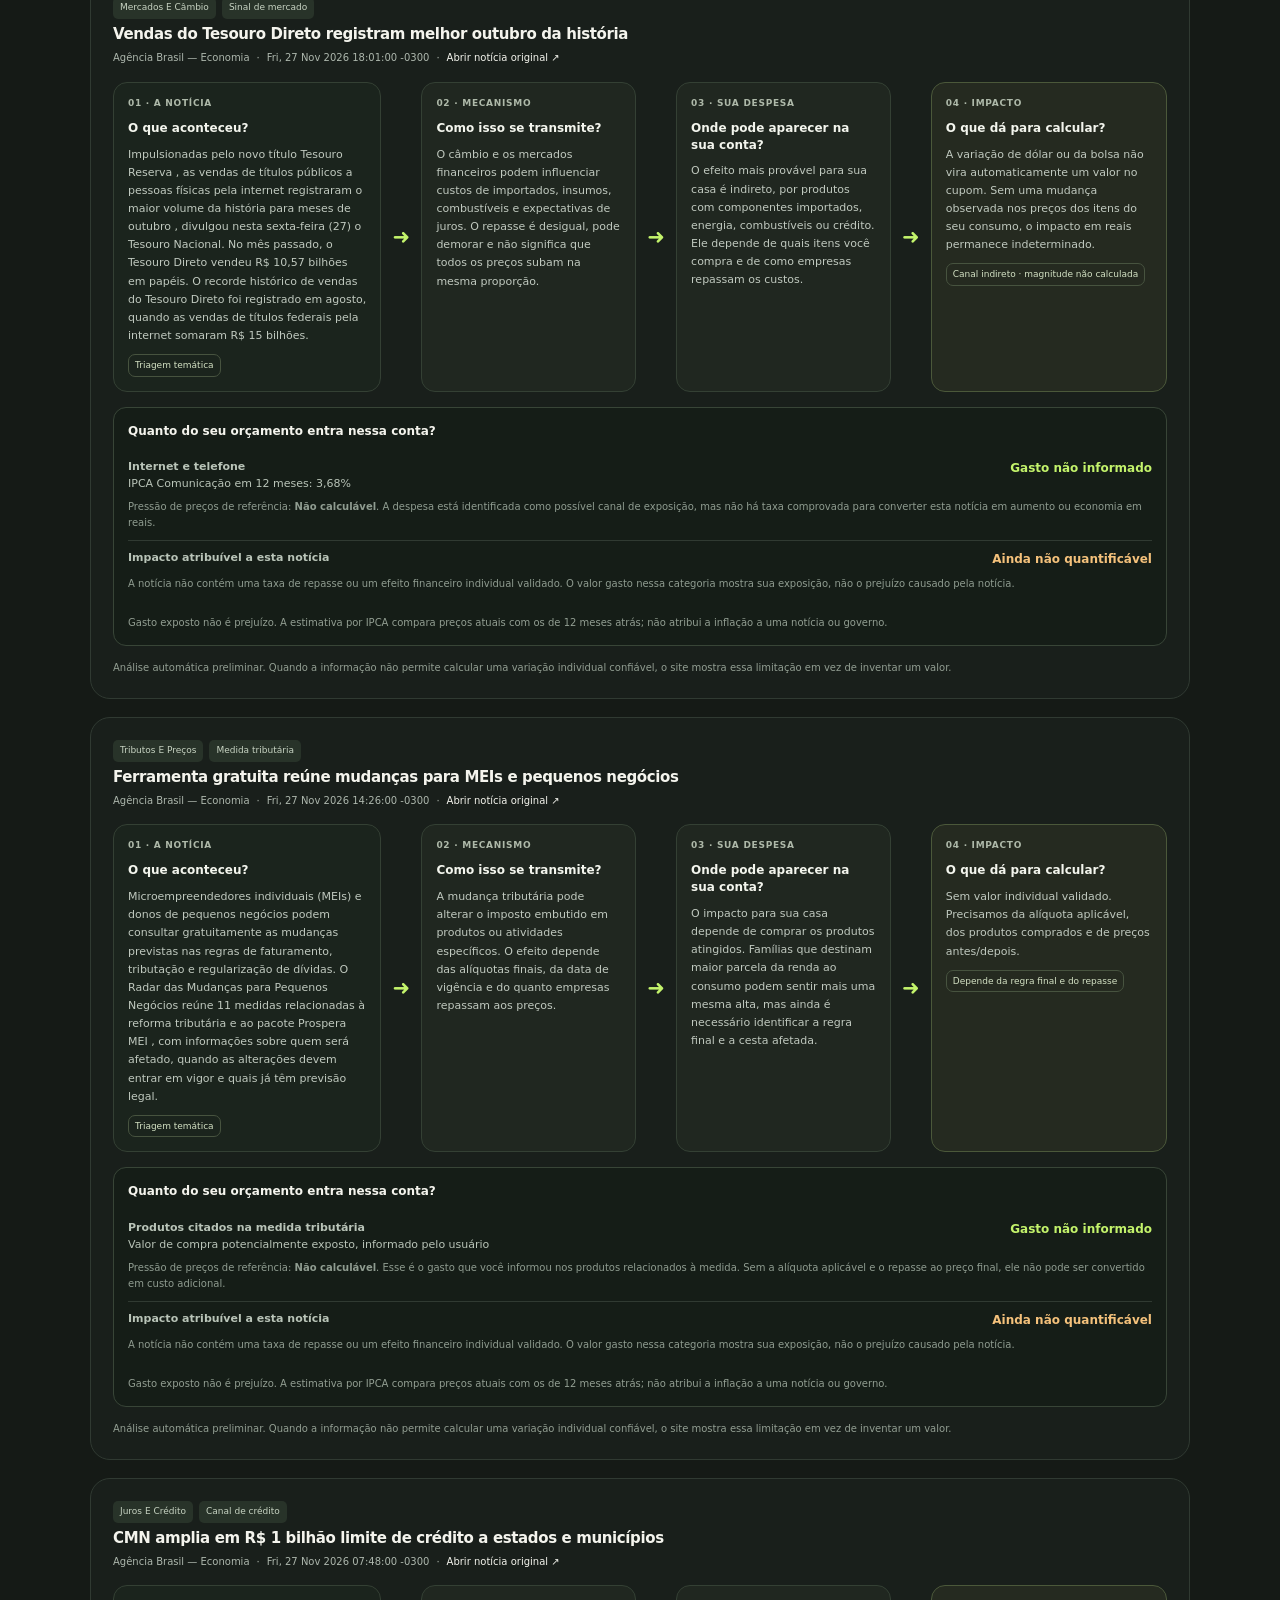
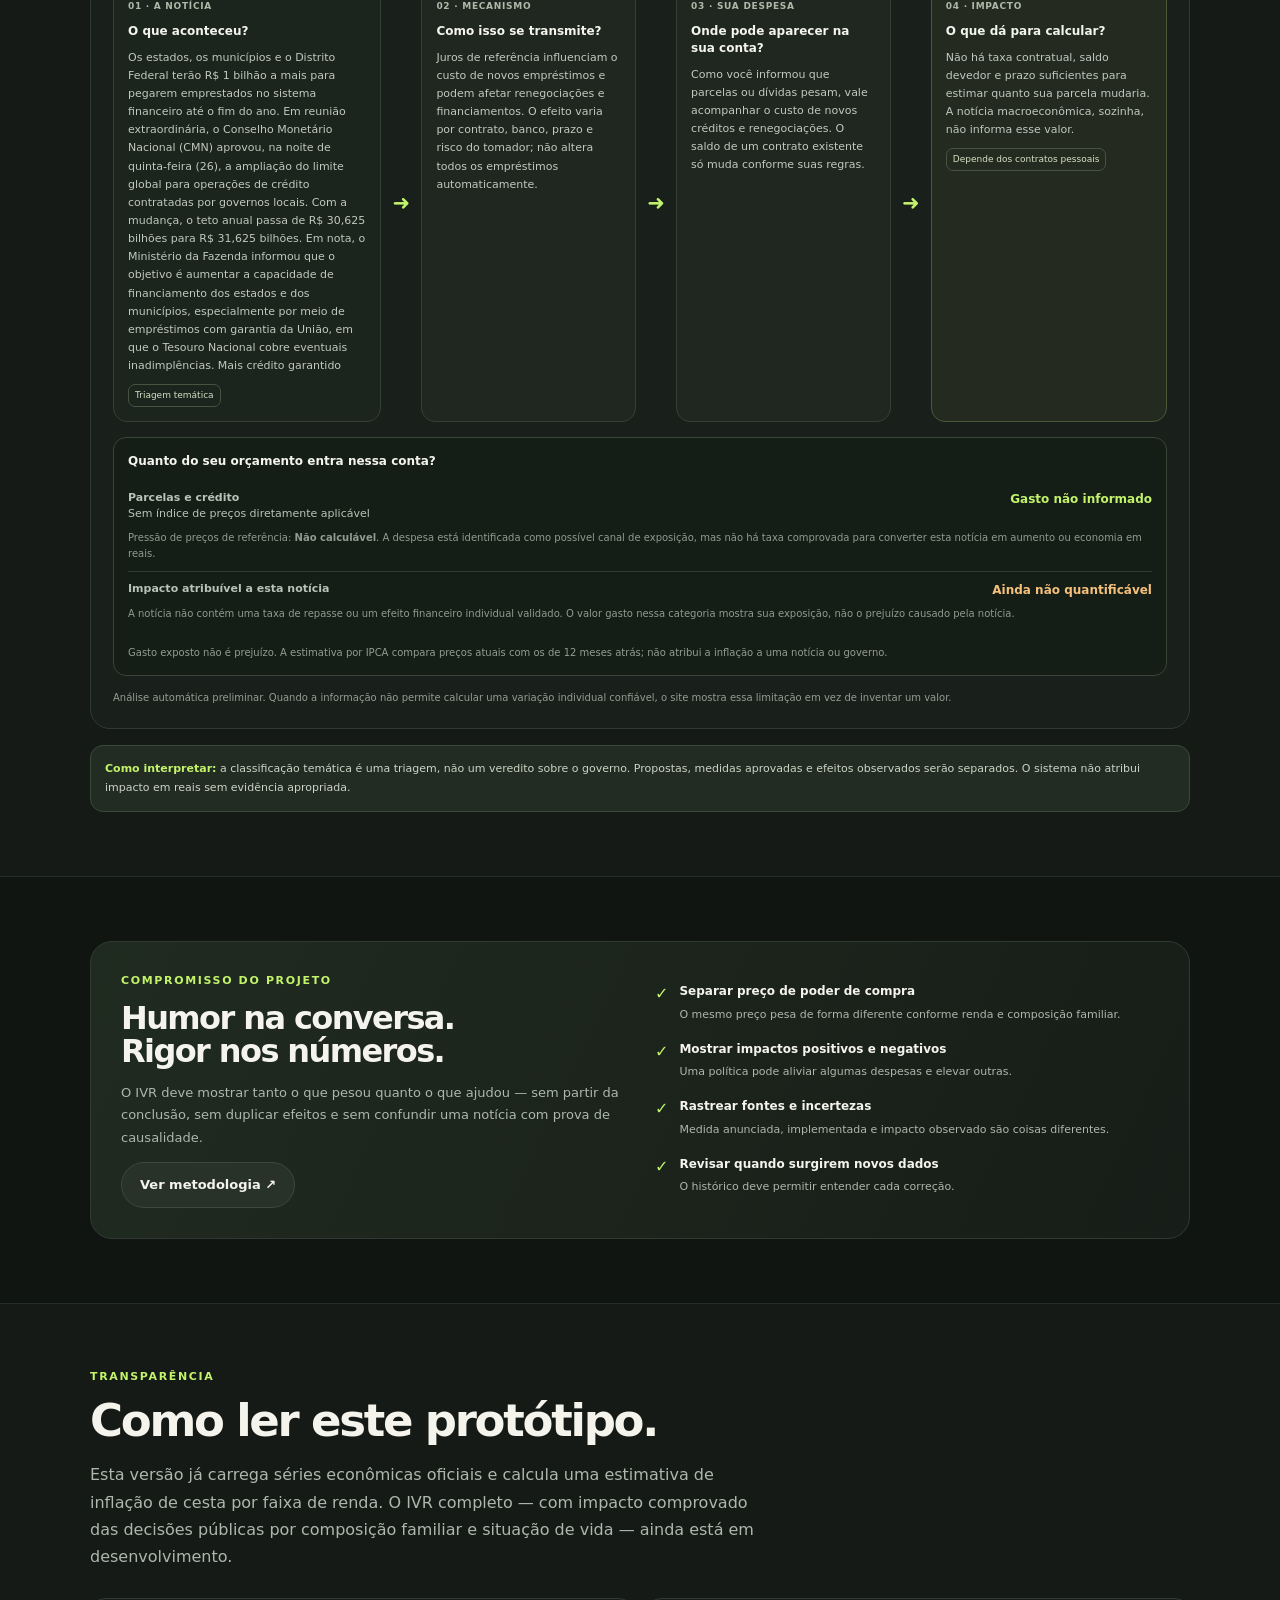
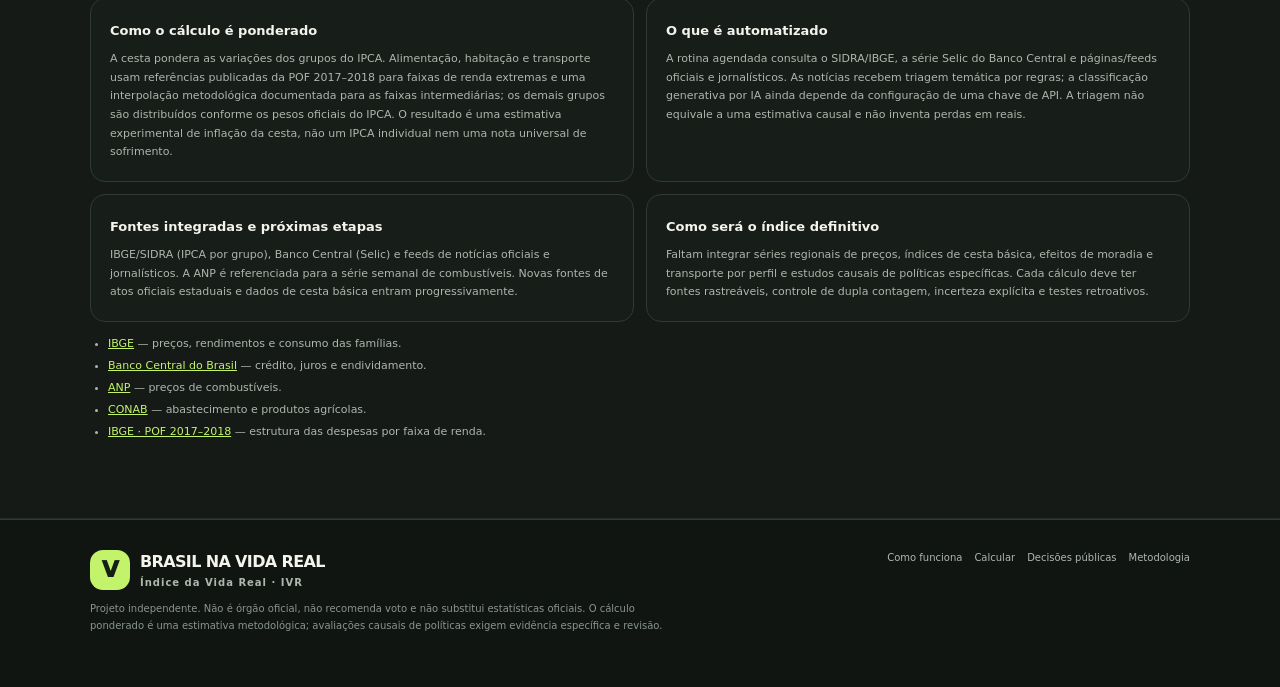
<file: brasil-na-vida-real/index.html>
<!doctype html>
<html lang="pt-BR">
<head>
<meta charset="utf-8"><meta name="viewport" content="width=device-width,initial-scale=1"><meta name="theme-color" content="#111512">
<meta name="description" content="O Brasil na Vida Real explica como preços, renda e decisões públicas podem afetar o bolso de cada pessoa.">
<title>Brasil na Vida Real — Índice da Vida Real</title>
<style>
:root{color-scheme:dark;--bg:#111512;--panel:#191f1b;--line:#303a32;--text:#f4f4ed;--muted:#adb7ad;--lime:#c3f36b;--orange:#ff9566;--green:#8fe0ad}
*{box-sizing:border-box}html{scroll-behavior:smooth}body{margin:0;background:radial-gradient(ellipse at 85% 0%,#273626 0,transparent 32%),var(--bg);color:var(--text);font:16px/1.55 Inter,system-ui,-apple-system,"Segoe UI",sans-serif}a{color:var(--lime)}button,input,select{font:inherit}button{cursor:pointer}.wrap{width:min(1100px,calc(100% - 32px));margin:auto}.nav{display:flex;justify-content:space-between;align-items:center;gap:18px;padding:22px 0}.brand{display:flex;align-items:center;gap:10px;color:var(--text);text-decoration:none;font-weight:900;letter-spacing:-.04em}.mark{width:40px;height:40px;background:var(--lime);color:#152015;display:grid;place-items:center;border-radius:13px;font-weight:950;font-size:22px}.brand small{display:block;color:var(--muted);font-size:10px;letter-spacing:.1em}.navlinks{display:flex;gap:19px;align-items:center}.navlinks a{font-size:12px;color:var(--muted);text-decoration:none}.btn{display:inline-flex;justify-content:center;align-items:center;gap:8px;padding:12px 18px;border:0;border-radius:999px;background:var(--lime);color:#172015;text-decoration:none;font-weight:850;font-size:13px}.btn.dark{background:#293229;color:var(--text);border:1px solid #3b493b}.eyebrow{color:var(--lime);font-size:11px;text-transform:uppercase;letter-spacing:.15em;font-weight:850}.hero{display:grid;grid-template-columns:1.08fr .92fr;gap:45px;align-items:center;padding:55px 0 70px}.hero h1{font-size:clamp(44px,6vw,76px);line-height:.99;letter-spacing:-.065em;margin:18px 0}.hero h1 em{font-style:normal;color:var(--lime)}.hero p{color:#bdc6bd;line-height:1.75}.actions{display:flex;gap:10px;flex-wrap:wrap;margin-top:25px}.small{font-size:11px!important;color:#88948a!important}.art{min-height:370px;display:grid;place-items:center;position:relative}.orb{width:min(350px,90%);aspect-ratio:1;border:1px solid #52654a;border-radius:50%;background:radial-gradient(circle at 40% 32%,#30402d,#171e18 67%);display:grid;place-items:center;box-shadow:inset 0 0 55px #a2d85a12,0 35px 90px #0006;position:relative}.orb:before{content:"";position:absolute;inset:22px;border:1px dashed #53644a;border-radius:50%}.orbtext{z-index:1;text-align:center}.orbtext span{font-size:10px;letter-spacing:.15em;color:var(--muted);font-weight:800}.orbtext strong{display:block;font-size:62px;letter-spacing:-.07em;line-height:1.3}.orbtext small{color:var(--lime);font-weight:800}.float{position:absolute;background:#222b23;border:1px solid #3f4e3d;padding:13px 15px;border-radius:15px;font-size:12px;max-width:180px;box-shadow:0 12px 30px #0005}.float b{display:block}.float span{color:var(--muted);font-size:11px}.f1{top:27px;left:0}.f2{right:-3px;bottom:29px}.section{padding:64px 0}.alt{background:#151a16;border-block:1px solid #252e25}.heading{max-width:690px;margin-bottom:28px}.heading h2{font-size:clamp(31px,4vw,45px);letter-spacing:-.05em;line-height:1.08;margin:12px 0}.heading p{color:var(--muted);line-height:1.7}.grid3{display:grid;grid-template-columns:repeat(3,1fr);gap:14px}.tile,.card{background:var(--panel);border:1px solid var(--line);border-radius:21px;padding:23px}.tile .icon{width:43px;height:43px;display:grid;place-items:center;background:#293429;border:1px solid #43513e;border-radius:13px;color:var(--lime);font-size:21px;margin-bottom:18px}.tile h3{margin:0 0 8px}.tile p{font-size:13px;color:var(--muted);line-height:1.7;margin:0}.layout{display:grid;grid-template-columns:.91fr 1.09fr;gap:18px;align-items:start}.formcard,.resultcard{border:1px solid var(--line);background:var(--panel);border-radius:22px;padding:25px}.step{color:var(--lime);font-size:10px;font-weight:900;letter-spacing:.13em}.formcard h3,.resultcard h3{font-size:23px;letter-spacing:-.04em;margin:8px 0}.muted{color:var(--muted)}.intro{font-size:12px;color:var(--muted);line-height:1.65;margin:0 0 20px}.field{margin:15px 0}.field label{display:block;font-size:12px;font-weight:750;margin-bottom:7px;color:#dce2d9}.field select{width:100%;background:#111712;color:var(--text);border:1px solid #3b483c;border-radius:10px;min-height:45px;padding:11px}.two{display:grid;grid-template-columns:1fr 1fr;gap:10px}.hint{font-size:10px;color:#8d998f;line-height:1.6;margin-top:11px}.actionsform{display:flex;gap:9px;flex-wrap:wrap;margin-top:22px}.empty{min-height:400px;display:flex;flex-direction:column;align-items:center;justify-content:center;text-align:center;padding:22px}.empty[hidden],.result[hidden]{display:none}.emptyicon{width:73px;height:73px;border-radius:23px;background:#293429;color:var(--lime);display:grid;place-items:center;font-size:34px;margin-bottom:17px}.empty p{font-size:13px;line-height:1.7;color:var(--muted);max-width:310px}.pill{display:inline-block;border-radius:999px;border:1px solid #42523e;color:#bed5ab;font-size:10px;font-weight:850;padding:5px 8px}.scorehead{display:flex;gap:18px;align-items:center;margin:22px 0}.ring{width:120px;height:120px;border-radius:50%;background:conic-gradient(var(--orange) var(--score,50%),#303a32 0);display:grid;place-items:center;position:relative;flex-shrink:0}.ring:before{content:"";position:absolute;inset:8px;background:var(--panel);border-radius:50%}.ringinner{text-align:center;z-index:1}.ringinner strong{display:block;font-size:40px;line-height:1;letter-spacing:-.06em}.ringinner small{font-size:10px;color:var(--muted)}.scorehead h3{margin:0 0 5px}.scorehead p{font-size:12px;color:var(--muted);margin:0;line-height:1.6}.statgrid{display:grid;grid-template-columns:repeat(2,minmax(0,1fr));gap:9px}.stat{background:#222b23;border:1px solid #303d31;border-radius:13px;padding:13px}.stat span{display:block;font-size:10px;color:var(--muted)}.stat strong{font-size:19px;display:block;margin-top:4px}.bars{display:grid;gap:13px;margin:22px 0}.barline{display:grid;gap:6px}.barlabel{font-size:11px;display:flex;justify-content:space-between;gap:10px}.barlabel span{color:var(--muted)}.track{height:7px;background:#303a32;border-radius:99px;overflow:hidden}.fill{height:100%;background:var(--orange);border-radius:99px}.explain{background:#252e25;border:1px solid #3b4a37;border-radius:14px;padding:15px;font-size:12px;color:#d8e1d5;line-height:1.7}.explain strong{color:var(--lime)}.result-actions{display:flex;gap:8px;flex-wrap:wrap;margin-top:15px}.result-actions .btn{font-size:11px;padding:10px 13px}.policies{display:grid;grid-template-columns:repeat(3,1fr);gap:14px}.policy{overflow:hidden;padding:0}.policyheader{padding:18px 19px;border-bottom:1px solid var(--line)}.policyheader span{font-size:10px;letter-spacing:.1em;color:var(--orange);font-weight:850}.policyheader h3{margin:8px 0 5px;font-size:18px}.policyheader p,.policybody p{font-size:12px;color:var(--muted);line-height:1.65;margin:0}.policybody{padding:17px 19px 20px}.policybody strong{font-size:12px;display:block;margin-bottom:6px}.sources{display:flex;gap:5px;flex-wrap:wrap;margin-top:13px}.sources span{font-size:9px;background:#293229;color:#c9d2c6;padding:5px 7px;border-radius:5px}.callout{display:grid;grid-template-columns:1fr 1fr;gap:30px;padding:30px;background:linear-gradient(115deg,#202b20,#171d18);border:1px solid var(--line);border-radius:22px;align-items:center}.callout h2{font-size:32px;line-height:1.06;letter-spacing:-.05em;margin:12px 0}.callout p{font-size:13px;color:var(--muted);line-height:1.7}.points{display:grid;gap:14px}.point{display:flex;gap:11px}.point b{display:block;font-size:12px}.point span:last-child{font-size:11px;color:var(--muted)}.methods{display:grid;grid-template-columns:1fr 1fr;gap:12px}.method{border:1px solid var(--line);background:#171d18;border-radius:15px;padding:19px}.method strong{font-size:13px}.method p{font-size:11px;color:var(--muted);line-height:1.7;margin:7px 0 0}.source-list{font-size:11px;color:var(--muted);line-height:2;padding-left:18px}.source-list a{color:var(--lime)}footer{padding:30px 0 43px;border-top:1px solid var(--line)}.foot{display:flex;justify-content:space-between;gap:20px;align-items:start}.foot p{font-size:10px;color:#8a958b;line-height:1.7;max-width:600px}.footnav{display:flex;gap:12px;flex-wrap:wrap}.footnav a{color:var(--muted);font-size:10px;text-decoration:none}.toast{position:fixed;bottom:17px;left:50%;transform:translate(-50%,20px);opacity:0;pointer-events:none;background:var(--lime);color:#182015;border-radius:99px;padding:11px 17px;font-size:12px;font-weight:850;transition:.2s}.toast.show{opacity:1;transform:translate(-50%,0)}
@media(max-width:800px){.hero{grid-template-columns:1fr;gap:5px;padding:38px 0 50px}.art{min-height:320px}.orb{width:290px}.f1{left:2%;top:2px}.f2{right:1%;bottom:8px}.grid3,.policies{grid-template-columns:1fr}.layout{grid-template-columns:1fr}.empty{min-height:250px}.callout{grid-template-columns:1fr}.navlinks a:not(.btn){display:none}.section{padding:50px 0}}@media(max-width:500px){.wrap{width:calc(100% - 24px)}.nav{padding:15px 0}.brand{font-size:12px}.navlinks .btn{font-size:10px;padding:10px}.hero h1{font-size:48px}.hero p{font-size:14px}.art{min-height:285px}.orb{width:240px}.orbtext strong{font-size:51px}.float{max-width:145px;padding:10px 12px}.f1{left:-2px}.f2{right:-2px}.formcard,.resultcard{padding:18px}.two{grid-template-columns:1fr}.scorehead{gap:12px}.ring{width:100px;height:100px}.ringinner strong{font-size:34px}.stat strong{font-size:16px}.callout{padding:21px}.methods{grid-template-columns:1fr}.foot{flex-direction:column}}

.live-grid{display:grid;grid-template-columns:repeat(4,minmax(0,1fr));gap:12px;margin:22px 0}
.live-card{background:var(--panel);border:1px solid var(--line);border-radius:17px;padding:17px}
.live-card span{font-size:10px;color:var(--muted);display:block}
.live-card strong{display:block;font-size:clamp(21px,3vw,30px);letter-spacing:-.05em;margin:7px 0}
.live-card small{font-size:10px;line-height:1.5;color:var(--muted)}
.live-meta{font-size:11px;color:var(--muted);display:flex;gap:10px;align-items:center;flex-wrap:wrap;margin-top:15px}
.live-grid-groups{display:grid;grid-template-columns:repeat(3,minmax(0,1fr));gap:10px;margin-top:17px}
.live-group{background:#202720;border:1px solid #303b31;border-radius:13px;padding:14px}
.live-group strong{font-size:12px;display:block}.live-group .num{font-size:19px;font-weight:850;display:block;margin-top:7px}
.live-group small{font-size:10px;color:var(--muted)}
.live-group .period{font-size:9px;color:#9eaa9e;margin-top:3px}
.news-grid{display:grid;grid-template-columns:repeat(3,minmax(0,1fr));gap:12px}
.news-card{background:var(--panel);border:1px solid var(--line);border-radius:17px;padding:18px;display:flex;flex-direction:column;gap:11px}
.news-card h3{font-size:15px;line-height:1.4;margin:5px 0}
.news-card p{font-size:11px;color:var(--muted);line-height:1.65;margin:0}
.news-card a{color:var(--text);text-decoration:none}.news-card a:hover{color:var(--lime)}
.news-tags{display:flex;gap:6px;flex-wrap:wrap}.news-tags span{font-size:9px;padding:4px 7px;border-radius:5px;background:#283329;color:#c7d3c2}
.live-note{background:#232c23;border:1px solid #394a36;border-radius:13px;padding:14px;font-size:11px;color:#cbd5c5;line-height:1.7;margin-top:16px}
.live-note strong{color:var(--lime)}.is-positive{color:var(--green)!important}.is-negative{color:var(--orange)!important}
@media(max-width:800px){.live-grid{grid-template-columns:repeat(2,minmax(0,1fr))}.live-grid-groups,.news-grid{grid-template-columns:1fr}}


/* Ajustes de largura, limpeza visual e cadeia de impacto por notícia */
.layout{grid-template-columns:minmax(0,1fr);gap:24px;align-items:stretch}
.formcard,.resultcard{width:100%;max-width:none;padding:clamp(20px,3vw,32px)}
.formcard{display:block}
.resultcard{min-width:0}
.resultcard .result{width:100%}
.scorehead{display:grid;grid-template-columns:140px minmax(0,1fr);gap:22px;align-items:center}
.statgrid{grid-template-columns:repeat(5,minmax(0,1fr));gap:10px}
.stat{min-width:0}
.stat span{line-height:1.5;min-height:30px}
.bars{grid-template-columns:repeat(2,minmax(0,1fr));gap:16px 24px}
.news-grid{grid-template-columns:minmax(0,1fr);gap:18px}
.news-card{display:block;width:100%;padding:22px;border-radius:20px}
.news-top{display:flex;align-items:flex-start;justify-content:space-between;gap:18px;margin-bottom:16px}
.news-title{font-size:18px;line-height:1.4;margin:8px 0 10px;font-weight:850;letter-spacing:-.025em}
.news-title a{color:var(--text);text-decoration:none}
.news-title a:hover{color:var(--lime)}
.news-metadata{display:flex;gap:7px;align-items:center;flex-wrap:wrap;font-size:10px;color:var(--muted)}
.chain-label{font-size:9px;letter-spacing:.12em;color:var(--lime);font-weight:900;text-transform:uppercase}
.chain-flow{display:grid;grid-template-columns:minmax(180px,1.25fr) 24px minmax(150px,1fr) 24px minmax(150px,1fr) 24px minmax(180px,1.1fr);align-items:stretch;gap:8px}
.chain-box{background:#202720;border:1px solid #344034;border-radius:14px;padding:14px;min-width:0;display:flex;flex-direction:column;gap:9px}
.chain-box:first-child{background:#1b241d}
.chain-box:last-child{background:#252a20;border-color:#4b583a}
.chain-box h4{font-size:12px;line-height:1.4;margin:0;color:#f3f5ed}
.chain-box p{font-size:11px;line-height:1.65;color:#c0c9bf;margin:0;overflow-wrap:anywhere}
.chain-box .chain-kicker{font-size:9px;letter-spacing:.08em;color:#aeb9a9;font-weight:900}
.chain-arrow{display:flex;align-items:center;justify-content:center;color:var(--lime);font-size:21px;font-weight:900}
.chain-arrow:before{content:"➜"}
.chain-box .evidence-tag{display:inline-flex;align-self:flex-start;border:1px solid #47533f;border-radius:7px;padding:4px 6px;font-size:9px;color:#d4e2c4;line-height:1.4}
.chain-box .money-tag{color:var(--lime);font-size:12px;line-height:1.5;font-weight:850}
.news-profile-context{background:#202720;border:1px solid #344034;border-radius:12px;padding:12px 14px;margin:0 0 18px;color:#c7d1c4;font-size:11px;line-height:1.6}
.news-profile-context strong{color:var(--lime)}
.news-bottom-note{margin-top:14px;font-size:10px;color:#929e92;line-height:1.6}
.news-empty{padding:24px;border:1px dashed #3a4739;border-radius:14px;color:var(--muted);font-size:13px;line-height:1.7}
@media(max-width:1050px){
 .statgrid{grid-template-columns:repeat(3,minmax(0,1fr))}
 .chain-flow{grid-template-columns:minmax(0,1fr);gap:7px}
 .chain-flow .chain-box,.chain-flow .chain-box:nth-of-type(3),.chain-flow .chain-box:nth-of-type(5),.chain-flow .chain-box:nth-of-type(7){grid-column:1}
 .chain-flow .chain-arrow,.chain-flow .chain-arrow:nth-of-type(2),.chain-flow .chain-arrow:nth-of-type(4),.chain-flow .chain-arrow:nth-of-type(6){display:flex;grid-column:1;height:18px;font-size:0}
 .chain-arrow:before{content:"↓";font-size:19px}
}
@media(max-width:680px){
 .layout{gap:16px}
 .formcard,.resultcard{padding:17px}
 .scorehead{grid-template-columns:88px minmax(0,1fr);gap:12px}
 .ring{width:88px;height:88px}
 .ringinner strong{font-size:29px}
 .ringinner small{font-size:9px}
 .statgrid{grid-template-columns:repeat(2,minmax(0,1fr))}
 .bars{grid-template-columns:minmax(0,1fr)}
 .news-card{padding:15px}
 .news-top{display:block}
 .chain-flow{grid-template-columns:minmax(0,1fr);gap:7px}
 .chain-flow .chain-box,.chain-flow .chain-box:nth-of-type(3),.chain-flow .chain-box:nth-of-type(5),.chain-flow .chain-box:nth-of-type(7){grid-column:1}
 .chain-flow .chain-arrow,.chain-flow .chain-arrow:nth-of-type(4),.chain-flow .chain-arrow:nth-of-type(6){display:flex;grid-column:1;height:18px;font-size:0}
 .chain-arrow:before{content:"↓";font-size:19px}
}


/* Orçamento pessoal: transforma perfil genérico em gastos mensais declarados */
.budget-card{margin:22px 0;padding:20px;background:#141b16;border:1px solid #3a4938;border-radius:18px}
.budget-heading{display:flex;align-items:flex-start;justify-content:space-between;gap:16px;margin-bottom:7px}
.budget-heading h4{font-size:17px;margin:0;letter-spacing:-.03em}
.budget-total{font-size:11px;color:var(--lime);font-weight:850;white-space:nowrap}
.budget-copy{font-size:11px;color:var(--muted);line-height:1.65;margin:0 0 16px;max-width:780px}
.budget-grid{display:grid;grid-template-columns:repeat(3,minmax(0,1fr));gap:12px}
.budget-field{min-width:0}
.budget-field label{display:block;color:#dce2d9;font-weight:700;font-size:11px;line-height:1.45;min-height:31px;margin-bottom:6px}
.budget-inputwrap{position:relative}
.budget-inputwrap span{position:absolute;left:10px;top:50%;transform:translateY(-50%);color:#879487;font-size:11px;pointer-events:none}
.budget-field input,.budget-field select{width:100%;min-width:0;background:#0e130f;color:var(--text);border:1px solid #3b483c;border-radius:9px;min-height:42px;padding:10px;font:inherit;font-size:12px}
.budget-field input[type=number]{padding-left:31px}
.budget-subtitle{grid-column:1/-1;font-size:10px;font-weight:900;letter-spacing:.11em;text-transform:uppercase;color:var(--lime);padding-top:9px;border-top:1px solid #303a32;margin-top:3px}
.budget-foot{font-size:10px;color:#94a091;line-height:1.6;margin:13px 0 0}
.budget-summary{margin:22px 0;border:1px solid #3b4938;background:#182019;border-radius:16px;padding:18px}
.budget-summary h4{font-size:14px;margin:0 0 5px}
.budget-summary>p{font-size:11px;color:var(--muted);line-height:1.65;margin:0 0 14px}
.budget-result-grid{display:grid;grid-template-columns:repeat(3,minmax(0,1fr));gap:9px}
.budget-result{border:1px solid #303d31;background:#222b23;border-radius:11px;padding:12px;min-width:0}
.budget-result span{font-size:10px;color:var(--muted);display:block;line-height:1.5}
.budget-result strong{font-size:16px;display:block;margin-top:5px;overflow-wrap:anywhere}
.budget-result small{font-size:9px;color:#909d91;display:block;margin-top:4px;line-height:1.45}
.expense-line{display:flex;justify-content:space-between;gap:12px;align-items:center;border-top:1px solid #303a32;padding:9px 0;font-size:11px}
.expense-line span{color:#bec8bc}
.expense-line strong{white-space:nowrap}
.news-money-panel{margin-top:15px;padding:14px;background:#151d17;border:1px solid #384537;border-radius:13px}
.news-money-panel h4{font-size:12px;margin:0 0 10px}
.news-money-row{display:grid;grid-template-columns:1fr auto;gap:7px 12px;align-items:start;padding:9px 0;border-top:1px solid #303a32}
.news-money-row:first-of-type{border-top:0}
.news-money-row span{font-size:11px;color:#b9c4b8;line-height:1.5}
.news-money-row strong{font-size:12px;color:var(--lime);text-align:right}
.news-money-row small{grid-column:1/-1;font-size:10px;color:#8f9c90;line-height:1.6}
.news-money-row .unknown{color:#f4c17b}
@media(max-width:850px){.budget-grid{grid-template-columns:repeat(2,minmax(0,1fr))}.budget-result-grid{grid-template-columns:repeat(2,minmax(0,1fr))}}
@media(max-width:520px){.budget-card{padding:15px}.budget-grid{grid-template-columns:minmax(0,1fr)}.budget-result-grid{grid-template-columns:repeat(2,minmax(0,1fr))}.budget-heading{display:block}.budget-total{margin-top:6px;display:block}}


@media(min-width:1051px){.layout{grid-template-columns:minmax(0,1fr)}.formcard,.resultcard{width:100%}.budget-grid{grid-template-columns:repeat(4,minmax(0,1fr))}.scorehead{grid-template-columns:140px minmax(0,1fr)}}

</style></head>
<body>
<header class="wrap nav"><a class="brand" href="#top"><span class="mark">V</span><span>BRASIL NA VIDA REAL<small>Índice da Vida Real · IVR</small></span></a><nav class="navlinks"><a href="#dados">Dados oficiais</a><a href="#radar">Notícias</a><a href="#metodo">Metodologia</a><a class="btn" href="#calcular">Calcular meu IVR ↗</a></nav></header>
<main><section class="wrap hero" id="top"><div><div class="eyebrow">● A economia explicada na vida de verdade</div><h1>Quanto custa viver <em>no Brasil?</em></h1><p>Você coloca poucos produtos na sacola e paga R$ 150. O cupom soma certo. Mas o que encareceu, quanto seu salário consegue comprar e quais decisões públicas podem estar influenciando esses preços?</p><div class="actions"><a class="btn" href="#calcular">Descobrir meu IVR →</a><a class="btn dark" href="#entenda">Entender o índice</a></div><p class="small">Gratuito. Sem cadastro. Suas respostas não são enviadas a um servidor.</p></div><div class="art"><div class="orb"><div class="orbtext"><span>UMA COMPRA DO DIA A DIA</span><strong>R$ 150</strong><small>o que dá para levar hoje?</small></div></div><div class="float f1"><b>O preço que você vê.</b><span>Quanto custa a cesta de referência?</span></div><div class="float f2"><b>O poder de compra que sente.</b><span>O que sobra depois das contas?</span></div></div></section>

<section class="section alt" id="dados"><div class="wrap">
 <div class="heading"><div class="eyebrow">Dados observados</div><h2>O que os números oficiais mostram?</h2>
 <p>Dados do IBGE e do Banco Central, atualizados automaticamente pelo repositório do projeto. A inflação é a variação dos preços, não uma medida completa de quanto cada família consegue comprar.</p></div>
 <div class="live-grid">
  <article class="live-card"><span>IPCA · último mês disponível</span><strong id="live-monthly">Carregando…</strong><small id="live-period">Consultando a base de dados</small></article>
  <article class="live-card"><span>IPCA · últimos 12 meses</span><strong id="live-12m">—</strong><small>Variação acumulada do índice geral</small></article>
  <article class="live-card"><span>IPCA · acumulado no ano</span><strong id="live-ytd">—</strong><small>Desde janeiro até a competência publicada</small></article>
  <article class="live-card"><span>Selic · taxa-meta anual</span><strong id="live-selic">—</strong><small id="live-selic-date">Série do Banco Central</small></article>
 </div>
 <div class="section-head"><h3 style="margin:0">Variação por grupo de consumo</h3><span class="pill" id="live-group-period">Aguardando dados do SIDRA</span></div>
 <div class="live-grid-groups" id="live-groups"><div class="live-group"><strong>Sincronizando</strong><small>Os dados de cada grupo serão exibidos após a atualização.</small></div></div>
 <div class="live-meta"><span class="pill" id="live-source-status">Carregando atualização</span><span id="live-updated">—</span><a href="https://sidra.ibge.gov.br/tabela/7060" target="_blank" rel="noopener">Abrir tabela oficial do IPCA ↗</a><a href="https://www.gov.br/anp/pt-br/assuntos/precos-e-defesa-da-concorrencia/precos/levantamento-de-precos-de-combustiveis-ultimas-semanas-pesquisadas" target="_blank" rel="noopener">Preços ANP ↗</a></div>
 <div class="live-note" id="live-integrity"><strong>Transparência:</strong> as taxas acima vêm de séries oficiais; a leitura personalizada por perfil usa pesos de despesas da POF 2017–2018 e será identificada como estimativa. Uma notícia, sozinha, não prova que uma política causou uma mudança de preço.</div>
</div></section>
<section class="section alt" id="entenda"><div class="wrap"><div class="heading"><div class="eyebrow">Mais que inflação</div><h2>Três perguntas.<br>Uma visão mais clara.</h2><p>Um preço pode ser igual para todos e pesar de formas muito diferentes. Por isso, o IVR separa o custo das coisas do impacto que elas têm em cada orçamento.</p></div><div class="grid3"><article class="tile"><div class="icon">▤</div><h3>Quanto custa viver?</h3><p>Acompanhar preços de alimentação, moradia, transporte e outras despesas essenciais — sem confundir preço alto com inflação do mês.</p></article><article class="tile"><div class="icon">↗</div><h3>O que seu salário compra?</h3><p>Comparar renda e despesas para entender se o dinheiro está alcançando menos e quanto do orçamento fica comprometido.</p></article><article class="tile"><div class="icon">◎</div><h3>Quais decisões influenciam?</h3><p>Investigar efeitos possíveis de medidas federais e estaduais, mostrando benefícios, custos, fontes e limites da evidência.</p></article></div></div></section>
<section class="section" id="calcular"><div class="wrap"><div class="heading"><div class="eyebrow">Sua realidade importa</div><h2>Vamos olhar para<br>o seu dia a dia.</h2><p>Escolha seu perfil e sua faixa de renda. O cálculo usa a variação observada dos grupos do IPCA e ponderações experimentais baseadas na POF. Nesta primeira versão, a faixa de renda altera a cesta; composição familiar, moradia, transporte, dívidas e estado ainda não alteram o cálculo porque faltam séries comparáveis validadas para cada combinação.</p></div><div class="layout"><form class="formcard" id="form"><div class="step">01 / SEU PERFIL</div><h3>Como é sua vida hoje?</h3><p class="intro">Não precisamos saber quem você é. Só como é seu orçamento, aproximadamente.</p>
<div class="field"><label for="profile">Qual perfil mais se aproxima de você?</label><select id="profile"><option value="family">Família com filhos</option><option value="alone">Pessoa que mora sozinha</option><option value="single">Mãe ou pai que cria filho(s) sozinho(a)</option><option value="separated">Pessoa separada que paga pensão</option><option value="young">Jovem / estudante</option><option value="unemployed">Desempregado(a)</option><option value="informal">Autônomo(a) ou trabalhador(a) informal</option><option value="benefit">Pessoa que recebe benefício assistencial</option><option value="retired">Aposentado(a) ou pensionista</option><option value="worker">Trabalhador(a) com renda regular</option></select></div>
<div class="two"><div class="field"><label for="adults">Adultos no domicílio</label><select id="adults"><option value="1">1 adulto</option><option value="2" selected>2 adultos</option><option value="3">3 adultos</option><option value="4">4 ou mais</option></select></div><div class="field"><label for="children">Crianças / dependentes</label><select id="children"><option value="0">Nenhum</option><option value="1">1 dependente</option><option value="2" selected>2 dependentes</option><option value="3">3 dependentes</option><option value="4">4 ou mais</option></select></div></div>
<div class="field"><label for="income">Faixa de renda líquida da casa por mês</label><select id="income"><option value="1500">Até R$ 1.500</option><option value="2250" selected>R$ 1.501 a R$ 3.000</option><option value="4000">R$ 3.001 a R$ 5.000</option><option value="6500">R$ 5.001 a R$ 8.000</option><option value="11000">Acima de R$ 8.000</option><option value="0">Prefiro não informar</option></select><div class="hint">Usada para escolher a cesta de consumo de referência. Informe o valor exato abaixo se quiser melhorar o cálculo da parcela da renda.</div></div>
<div class="field"><label for="exactIncome">Renda líquida mensal exata (opcional)</label><div class="budget-inputwrap"><span>R$</span><input id="exactIncome" type="number" min="0" step="50" inputmode="decimal" placeholder="Ex.: 4800"></div><div class="hint">Some salários líquidos, renda informal, pensão recebida e benefícios que entram efetivamente na casa. Não precisa informar se preferir usar apenas a faixa.</div></div>

<div class="budget-card" id="budget-card">
 <div class="budget-heading"><h4>Para onde vai o dinheiro da sua casa?</h4><span class="budget-total" id="budget-live-total">R$ 0 informados / mês</span></div>
 <p class="budget-copy">Preencha valores aproximados do que vocês realmente desembolsam em um mês normal. Não precisa acertar centavos nem preencher tudo. Esses valores ficam no navegador e permitem estimar a despesa exposta a cada notícia — sem presumir que a notícia causou todo esse gasto.</p>
 <div class="budget-grid">
  <div class="budget-subtitle">Compras e deslocamento</div>
  <div class="budget-field"><label for="spendFood">Supermercado, feira e alimentação</label><div class="budget-inputwrap"><span>R$</span><input id="spendFood" type="number" min="0" step="10" inputmode="decimal" placeholder="Ex.: 1200"></div></div>
  <div class="budget-field"><label for="spendFuel">Combustível (gasolina, etanol ou diesel)</label><div class="budget-inputwrap"><span>R$</span><input id="spendFuel" type="number" min="0" step="10" inputmode="decimal" placeholder="Ex.: 450"></div></div>
  <div class="budget-field"><label for="spendTransit">Ônibus, trem, metrô e aplicativos</label><div class="budget-inputwrap"><span>R$</span><input id="spendTransit" type="number" min="0" step="10" inputmode="decimal" placeholder="Ex.: 220"></div></div>
  <div class="budget-subtitle">Moradia e contas fixas</div>
  <div class="budget-field"><label for="spendHousing">Aluguel ou financiamento da moradia</label><div class="budget-inputwrap"><span>R$</span><input id="spendHousing" type="number" min="0" step="10" inputmode="decimal" placeholder="Ex.: 1800"></div></div>
  <div class="budget-field"><label for="spendUtilities">Luz, água, gás e condomínio</label><div class="budget-inputwrap"><span>R$</span><input id="spendUtilities" type="number" min="0" step="10" inputmode="decimal" placeholder="Ex.: 380"></div></div>
  <div class="budget-field"><label for="spendCommunication">Internet e telefone</label><div class="budget-inputwrap"><span>R$</span><input id="spendCommunication" type="number" min="0" step="10" inputmode="decimal" placeholder="Ex.: 140"></div></div>
  <div class="budget-subtitle">Família, saúde e compromissos</div>
  <div class="budget-field"><label for="spendHealth">Plano de saúde, consultas e remédios</label><div class="budget-inputwrap"><span>R$</span><input id="spendHealth" type="number" min="0" step="10" inputmode="decimal" placeholder="Ex.: 250"></div></div>
  <div class="budget-field"><label for="spendEducation">Escola, creche, material e cursos</label><div class="budget-inputwrap"><span>R$</span><input id="spendEducation" type="number" min="0" step="10" inputmode="decimal" placeholder="Ex.: 300"></div></div>
  <div class="budget-field"><label for="spendDebt">Parcelas, empréstimos e cartão</label><div class="budget-inputwrap"><span>R$</span><input id="spendDebt" type="number" min="0" step="10" inputmode="decimal" placeholder="Ex.: 500"></div></div>
  <div class="budget-field"><label for="spendSupport">Pensão alimentícia paga</label><div class="budget-inputwrap"><span>R$</span><input id="spendSupport" type="number" min="0" step="10" inputmode="decimal" placeholder="Ex.: 600"></div></div>
  <div class="budget-field"><label for="spendOther">Outras despesas regulares</label><div class="budget-inputwrap"><span>R$</span><input id="spendOther" type="number" min="0" step="10" inputmode="decimal" placeholder="Ex.: 250"></div></div>
  <div class="budget-subtitle">Detalhe extra (opcional)</div>
  <div class="budget-field"><label for="fuelType">Combustível do veículo principal</label><select id="fuelType"><option value="none">Não uso carro/moto</option><option value="gasoline" selected>Gasolina</option><option value="ethanol">Etanol</option><option value="diesel">Diesel</option><option value="mixed">Flex / alterno combustíveis</option></select></div>
  <div class="budget-field"><label for="dieselLiters">Litros de diesel por mês (se aplicável)</label><div class="budget-inputwrap"><span>L</span><input id="dieselLiters" type="number" min="0" step="1" inputmode="decimal" placeholder="Ex.: 80"></div></div>
  <div class="budget-field"><label for="monthlyBenefit">Benefício social recebido por mês (opcional)</label><div class="budget-inputwrap"><span>R$</span><input id="monthlyBenefit" type="number" min="0" step="10" inputmode="decimal" placeholder="Ex.: 600"></div></div>
  <div class="budget-field"><label for="spendTargetProducts">Gasto em produtos citados pela notícia (opcional)</label><div class="budget-inputwrap"><span>R$</span><input id="spendTargetProducts" type="number" min="0" step="10" inputmode="decimal" placeholder="Ex.: 80"></div></div>
 </div>
 <p class="budget-foot">O total informado é a soma apenas dos campos de despesa preenchidos. Benefício social e gasto em produtos específicos são campos complementares: não entram no total para evitar dupla contagem. Categorias vazias não são tratadas como gasto zero. Não solicitamos CPF, banco ou comprovantes.</p>
</div>
<div class="field"><label for="housing">Como é sua moradia?</label><select id="housing"><option value="rent">Aluguel</option><option value="mortgage">Financiamento / prestação</option><option value="owned">Casa própria quitada</option><option value="family">Moro com familiares / não pago moradia</option></select></div>
<div class="field"><label for="transport">Como você se locomove principalmente?</label><select id="transport"><option value="car">Carro ou moto</option><option value="mixed" selected>Uso carro e transporte público</option><option value="public">Ônibus / metrô / trem</option><option value="active">A pé / bicicleta / fico em casa</option></select></div>
<div class="field"><label for="debts">Como estão as dívidas e parcelas?</label><select id="debts"><option value="0">Não tenho dívidas relevantes</option><option value="0.08">Existem, mas consigo pagar</option><option value="0.16" selected>Pesam no orçamento</option><option value="0.28">Comprometem muito a renda</option></select></div>
<div class="field"><label for="region">Onde você mora?</label><select id="region"><option>São Paulo</option><option>Minas Gerais</option><option>Rio de Janeiro</option><option>Bahia</option><option>Paraná</option><option>Rio Grande do Sul</option><option>Santa Catarina</option><option>Distrito Federal</option><option>Outro estado</option></select></div><div class="actionsform"><button class="btn" type="submit">Calcular minha estimativa →</button><button class="btn dark" type="reset">Limpar</button></div><p class="hint">Transparência: nesta versão, as escolhas de moradia, transporte, dívidas, dependentes e estado ainda não alteram o número. O cálculo da cesta é uma estimativa de variação ponderada por faixa de renda. Os gastos declarados agora personalizam a exposição financeira por notícia; somente medidas com uma taxa de impacto verificável poderão produzir uma estimativa específica em reais.</p></form>
<section class="resultcard" aria-live="polite" aria-label="Resultado do índice"><div class="empty" id="empty"><div class="emptyicon">◎</div><span class="pill">SEU RESULTADO APARECE AQUI</span><h3>Seu bolso, sua realidade.</h3><p>Responda às perguntas para ver como a variação dos preços pode diferir conforme a faixa de renda escolhida.</p></div><div class="result" id="result" hidden><div class="step">02 / RESULTADO DEMONSTRATIVO</div><div class="scorehead"><div class="ring" id="ring"><div class="ringinner"><strong id="score">—</strong><small>alta em 12 meses</small></div></div><div><span class="pill" id="status">SIMULAÇÃO</span><h3 id="headline">Pressão no orçamento</h3><p id="summary"></p></div></div><div class="statgrid"><div class="stat"><span>Cesta ponderada · 12 meses</span><strong id="costs">—</strong></div><div class="stat"><span>IPCA geral · 12 meses</span><strong id="inc">—</strong></div><div class="stat"><span>Poder de compra se a renda ficasse igual</span><strong id="purchasing">—</strong></div><div class="stat"><span>Diferença vs. IPCA geral</span><strong id="ratio">—</strong></div><div class="stat"><span>Alimentação · 12 meses</span><strong id="food">—</strong></div></div><div class="budget-summary" id="budget-summary"><h4>O orçamento informado</h4><p>Preencha os seus gastos mensais acima. O resultado separa despesas declaradas de estimativas de impacto, para não confundir o que você já paga com o que uma medida pode mudar.</p><div class="budget-result-grid"><div class="budget-result"><span>Despesas informadas</span><strong id="budget-total">—</strong><small id="budget-completeness">Campos preenchidos</small></div><div class="budget-result"><span>Renda líquida usada</span><strong id="budget-income">—</strong><small id="budget-income-source">Faixa aproximada</small></div><div class="budget-result"><span>Saldo após os gastos informados</span><strong id="budget-balance">—</strong><small id="budget-balance-note">Ainda pode haver despesas não preenchidas</small></div></div><div id="budget-breakdown" style="margin-top:12px"></div></div><div class="eyebrow" style="margin-top:24px">Variação dos preços por grupo</div><div class="bars" id="bars"></div><div class="explain" id="explain"></div><div class="result-actions"><button class="btn" id="share" type="button">Compartilhar resultado ↗</button><button class="btn dark" id="copy" type="button">Copiar resumo</button></div><p class="hint">Cesta estimada com dados publicados do IPCA e ponderações experimentais da POF. Não é um índice individual oficial nem prova de que uma política específica causou a variação.</p></div></section></div></div></section>

<section class="section alt" id="radar"><div class="wrap"><div class="heading"><div class="eyebrow">Radar de medidas e notícias</div>
<h2>O que pode chegar<br>ao seu bolso?</h2><p>Cada notícia vira uma cadeia visual: o que aconteceu, como isso pode se transmitir pela economia, quem pode sentir o efeito e o que já é possível estimar em reais. O site separa efeito direto, efeito indireto e impacto ainda desconhecido.</p></div>
<div class="live-meta" style="margin:0 0 18px"><span class="pill" id="news-engine-status">Preparando a primeira coleta</span><span id="news-updated">—</span></div>
<div class="news-profile-context" id="news-profile-context">A interpretação por perfil será exibida após carregar os dados.</div>
<div class="news-grid" id="news-grid"><article class="news-card"><span class="pill">PRIMEIRA SINCRONIZAÇÃO</span><h3>Notícias de interesse econômico</h3><p>Os itens serão incluídos após a rotina automatizada consultar fontes governamentais e jornalísticas.</p></article></div>
<div class="live-note"><strong>Como interpretar:</strong> a classificação temática é uma triagem, não um veredito sobre o governo. Propostas, medidas aprovadas e efeitos observados serão separados. O sistema não atribui impacto em reais sem evidência apropriada.</div></div></section>
<section class="section"><div class="wrap"><div class="callout"><div><div class="eyebrow">Compromisso do projeto</div><h2>Humor na conversa.<br>Rigor nos números.</h2><p>O IVR deve mostrar tanto o que pesou quanto o que ajudou — sem partir da conclusão, sem duplicar efeitos e sem confundir uma notícia com prova de causalidade.</p><a class="btn dark" href="#metodo">Ver metodologia ↗</a></div><div class="points"><div class="point"><span style="color:var(--lime)">✓</span><div><b>Separar preço de poder de compra</b><span>O mesmo preço pesa de forma diferente conforme renda e composição familiar.</span></div></div><div class="point"><span style="color:var(--lime)">✓</span><div><b>Mostrar impactos positivos e negativos</b><span>Uma política pode aliviar algumas despesas e elevar outras.</span></div></div><div class="point"><span style="color:var(--lime)">✓</span><div><b>Rastrear fontes e incertezas</b><span>Medida anunciada, implementada e impacto observado são coisas diferentes.</span></div></div><div class="point"><span style="color:var(--lime)">✓</span><div><b>Revisar quando surgirem novos dados</b><span>O histórico deve permitir entender cada correção.</span></div></div></div></div></div></section>
<section class="section alt" id="metodo"><div class="wrap"><div class="heading"><div class="eyebrow">Transparência</div><h2>Como ler este protótipo.</h2><p>Esta versão já carrega séries econômicas oficiais e calcula uma estimativa de inflação de cesta por faixa de renda. O IVR completo — com impacto comprovado das decisões públicas por composição familiar e situação de vida — ainda está em desenvolvimento.</p></div><div class="methods"><div class="method"><strong>Como o cálculo é ponderado</strong><p>A cesta pondera as variações dos grupos do IPCA. Alimentação, habitação e transporte usam referências publicadas da POF 2017–2018 para faixas de renda extremas e uma interpolação metodológica documentada para as faixas intermediárias; os demais grupos são distribuídos conforme os pesos oficiais do IPCA. O resultado é uma estimativa experimental de inflação da cesta, não um IPCA individual nem uma nota universal de sofrimento.</p></div><div class="method"><strong>O que é automatizado</strong><p>A rotina agendada consulta o SIDRA/IBGE, a série Selic do Banco Central e páginas/feeds oficiais e jornalísticos. As notícias recebem triagem temática por regras; a classificação generativa por IA ainda depende da configuração de uma chave de API. A triagem não equivale a uma estimativa causal e não inventa perdas em reais.</p></div><div class="method"><strong>Fontes integradas e próximas etapas</strong><p>IBGE/SIDRA (IPCA por grupo), Banco Central (Selic) e feeds de notícias oficiais e jornalísticos. A ANP é referenciada para a série semanal de combustíveis. Novas fontes de atos oficiais estaduais e dados de cesta básica entram progressivamente.</p></div><div class="method"><strong>Como será o índice definitivo</strong><p>Faltam integrar séries regionais de preços, índices de cesta básica, efeitos de moradia e transporte por perfil e estudos causais de políticas específicas. Cada cálculo deve ter fontes rastreáveis, controle de dupla contagem, incerteza explícita e testes retroativos.</p></div></div><ul class="source-list"><li><a href="https://www.ibge.gov.br/" target="_blank" rel="noopener">IBGE</a> — preços, rendimentos e consumo das famílias.</li><li><a href="https://www.bcb.gov.br/" target="_blank" rel="noopener">Banco Central do Brasil</a> — crédito, juros e endividamento.</li><li><a href="https://www.gov.br/anp/pt-br" target="_blank" rel="noopener">ANP</a> — preços de combustíveis.</li><li><a href="https://www.gov.br/conab/pt-br" target="_blank" rel="noopener">CONAB</a> — abastecimento e produtos agrícolas.</li><li><a href="https://agenciadenoticias.ibge.gov.br/agencia-sala-de-imprensa/2013-agencia-de-noticias/releases/25598-pof-2017-2018-familias-com-ate-r-1-9-mil-destinam-61-2-de-seus-gastos-a-alimentacao-e-habitacao" target="_blank" rel="noopener">IBGE · POF 2017–2018</a> — estrutura das despesas por faixa de renda.</li></ul></div></section></main>
<footer><div class="wrap foot"><div><a class="brand" href="#top"><span class="mark">V</span><span>BRASIL NA VIDA REAL<small>Índice da Vida Real · IVR</small></span></a><p>Projeto independente. Não é órgão oficial, não recomenda voto e não substitui estatísticas oficiais. O cálculo ponderado é uma estimativa metodológica; avaliações causais de políticas exigem evidência específica e revisão.</p></div><nav class="footnav"><a href="#entenda">Como funciona</a><a href="#calcular">Calcular</a><a href="#radar">Decisões públicas</a><a href="#metodo">Metodologia</a></nav></div></footer><div class="toast" id="toast" role="status">Copiado!</div>
<script>
const $=id=>document.getElementById(id);
let indicatorData=null,lastResult=null;
const profileDefaults={family:[2,2,2250],alone:[1,0,2250],single:[1,1,2250],separated:[1,1,4000],young:[1,0,1500],unemployed:[1,0,1500],informal:[1,0,2250],benefit:[1,1,1500],retired:[1,0,2250],worker:[1,0,4000]};
const money=n=>Number(n).toLocaleString('pt-BR',{style:'currency',currency:'BRL',maximumFractionDigits:0});
const pct=n=>Number(n).toLocaleString('pt-BR',{minimumFractionDigits:2,maximumFractionDigits:2})+'%';
const escapeHTML=s=>String(s??'').replace(/[&<>"']/g,ch=>({'&':'&amp;','<':'&lt;','>':'&gt;','"':'&quot;',"'":'&#39;'}[ch]));
function showToast(s){$('toast').textContent=s;$('toast').classList.add('show');setTimeout(()=>$('toast').classList.remove('show'),2200);}
function cleanPeriod(s){return String(s||'').replace(/(\d{4})(\d{2})$/, '$1-$2');}
function renderOfficial(d){
 const ipca=d.ipca||{};
 $('live-monthly').textContent=ipca.monthly==null?'—':pct(ipca.monthly);
 $('live-period').textContent=ipca.period_label||ipca.period||'Competência não informada';
 $('live-12m').textContent=ipca.last12==null?'—':pct(ipca.last12);
 $('live-ytd').textContent=ipca.year_to_date==null?'—':pct(ipca.year_to_date);
 $('live-selic').textContent=d.selic?.value==null?'—':pct(d.selic.value);
 $('live-selic-date').textContent=d.selic?.date?'Referência: '+d.selic.date:'Série SGS do Banco Central';
 $('live-updated').textContent='Última coleta automática: '+(d.updated_at?new Date(d.updated_at).toLocaleString('pt-BR'):'sem registro');
 $('live-source-status').textContent=d.status_label||'Fonte oficial';
 $('live-group-period').textContent=d.groups_period_label||'Dados por grupo aguardando sincronização';
 const groups=(d.groups||[]).filter(x=>x.monthly!=null||x.last12!=null);
 $('live-groups').innerHTML=groups.length?groups.map(g=>'<article class="live-group"><strong>'+escapeHTML(g.name)+'</strong><span class="num '+((g.monthly||0)<0?'is-positive':'')+'">'+(g.monthly==null?'—':pct(g.monthly))+'</span><small>mês · 12 meses: '+(g.last12==null?'—':pct(g.last12))+'</small><div class="period">Competência '+escapeHTML(g.period_label||d.groups_period_label||'não informada')+'</div></article>').join(''):'<div class="live-group"><strong>Grupos em sincronização</strong><small>O indicador nacional está disponível; os dados detalhados por grupo serão exibidos assim que a coleta concluir.</small></div>';
 const anp=d.anp||{};
 if(anp.price_gasoline!=null){$('live-integrity').innerHTML='<strong>Combustível:</strong> ANP informa preço médio de gasolina C de '+money(anp.price_gasoline)+' por litro na referência '+escapeHTML(anp.period||'mais recente')+'. Confira <a target="_blank" rel="noopener" href="'+escapeHTML(anp.file_url||anp.source_url||'https://www.gov.br/anp/pt-br/assuntos/precos-e-defesa-da-concorrencia/precos/levantamento-de-precos-de-combustiveis-ultimas-semanas-pesquisadas')+'">a planilha de origem</a>. '+(d.methodology_note||'A variação de preços não identifica, isoladamente, sua causa.');}
 else if(anp.period){$('live-integrity').innerHTML='<strong>Combustíveis:</strong> a ANP já está referenciada para a semana '+escapeHTML(anp.period)+', mas o arquivo regional ainda não foi interpretado com segurança para exibir um preço médio. <a target="_blank" rel="noopener" href="'+escapeHTML(anp.file_url||anp.source_url||'https://www.gov.br/anp/pt-br/assuntos/precos-e-defesa-da-concorrencia/precos/levantamento-de-precos-de-combustiveis-ultimas-semanas-pesquisadas')+'">Consultar fonte da ANP ↗</a>';}
 renderNews(d);
}
const BUDGET_FIELDS=[
 {id:'spendFood',label:'Supermercado, feira e alimentação',key:'food'},
 {id:'spendFuel',label:'Combustível',key:'fuel'},
 {id:'spendTransit',label:'Transporte público e aplicativos',key:'transit'},
 {id:'spendHousing',label:'Aluguel / financiamento',key:'housing'},
 {id:'spendUtilities',label:'Luz, água, gás e condomínio',key:'utilities'},
 {id:'spendCommunication',label:'Internet e telefone',key:'communication'},
 {id:'spendHealth',label:'Saúde e medicamentos',key:'health'},
 {id:'spendEducation',label:'Escola, creche e cursos',key:'education'},
 {id:'spendDebt',label:'Parcelas, empréstimos e cartão',key:'debt'},
 {id:'spendSupport',label:'Pensão alimentícia paga',key:'support'},
 {id:'spendOther',label:'Outras despesas regulares',key:'other'}
];
function readBudget(){
 const expenses={};let total=0,filled=0;
 BUDGET_FIELDS.forEach(f=>{
  const input=$(f.id);const raw=input&&input.value!==''?Number(input.value):null;
  expenses[f.key]=raw!==null&&Number.isFinite(raw)&&raw>=0?raw:null;
  if(expenses[f.key]!==null){total+=expenses[f.key];filled++;}
 });
 const selectedIncome=Number($('income')?.value||0);
 const exactIncome=Number($('exactIncome')?.value||0);
 const income=exactIncome>0?exactIncome:(selectedIncome>0?selectedIncome:null);
 const monthlyBenefit=$('monthlyBenefit')?.value!==''&&$('monthlyBenefit')?.value!==undefined?Math.max(0,Number($('monthlyBenefit').value)):null;
 const targetProducts=$('spendTargetProducts')?.value!==''&&$('spendTargetProducts')?.value!==undefined?Math.max(0,Number($('spendTargetProducts').value)):null;
 return {expenses,total,filled,categories:BUDGET_FIELDS.length,income,exactIncome:exactIncome>0,monthlyBenefit,targetProducts};
}
function currentIPCAGroup(key){
 const map={food:'food',housing:'housing',utilities:'housing',fuel:'transport',transit:'transport',health:'health',education:'education',communication:'communication'};
 const groupKey=map[key];if(!groupKey)return null;
 const found=(indicatorData?.groups||[]).find(g=>g.key===groupKey);
 if(!found||found.last12===null||found.last12===undefined)return null;
 return {key:groupKey,name:found.name,rate:Number(found.last12),period:found.period_label||indicatorData?.groups_period_label||indicatorData?.ipca?.period_label};
}
function estimatedPricePressure(spend,rate){
 if(!(spend>0)||!Number.isFinite(rate))return null;
 // Current expenditure compared with the same basket at prior-year prices.
 return spend*(rate/(100+rate));
}
function profileSummary(){
 const names={family:'Família com filhos',alone:'Pessoa que mora sozinha',single:'Mãe ou pai solo',separated:'Pessoa separada que paga pensão',young:'Jovem / estudante',unemployed:'Pessoa desempregada',informal:'Autônomo(a) / informal',benefit:'Pessoa que recebe benefício assistencial',retired:'Aposentado(a) / pensionista',worker:'Trabalhador(a) com renda regular'};
 const transportNames={car:'usa carro ou moto',mixed:'combina carro e transporte público',public:'usa transporte público',active:'caminha, usa bicicleta ou pouco se desloca'};
 const debtNames={'0':'sem dívidas relevantes','0.08':'com parcelas administráveis','0.16':'com dívidas que pesam no orçamento','0.28':'com renda muito comprometida por dívidas'};
 const profile=$('profile')?.value||'family',region=$('region')?.value||'Brasil',transport=$('transport')?.value||'mixed',debt=$('debts')?.value||'0.16';
 const adults=$('adults')?.value||'1',dependents=$('children')?.value||'0',budget=readBudget();
 const incomeText=budget.income!==null?money(budget.income)+'/mês de renda líquida de referência':'renda não informada';
 return (names[profile]||'Perfil selecionado')+' · domicílio com '+adults+' adulto(s) e '+dependents+' dependente(s) · '+region+' · '+(transportNames[transport]||'locomoção não informada')+' · '+(debtNames[debt]||'situação financeira não informada')+' · '+incomeText;
}
function exposureForNews(n){
 const title=String(n.title||'').toLowerCase(),summary=String(n.summary||n.description||'').toLowerCase(),topic=String(n.topic||n.topic_label||'').toLowerCase();
 const b=readBudget(),e=b.expenses;
 const food=/alimenta[cç][aã]o|alimento|supermercado|safra|arroz|feij[aã]o|carne|leite|abastecimento/.test(title+' '+summary)||topic.includes('alimentação');
 const transport=/combust[ií]vel|diesel|gasolina|etanol|frete|transporte|subven[cç][aã]o.*diesel/.test(title+' '+summary)||topic.includes('transporte');
 const housing=/aluguel|habita[cç][aã]o|moradia|condom[ií]nio|conta de luz|energia|g[aá]s de cozinha|saneamento|tarifa de [aá]gua/.test(title+' '+summary)||topic.includes('moradia');
 const health=/medicamento|rem[eé]dio|sa[uú]de|farm[aá]cia/.test(title+' '+summary);
 const education=/educa[cç][aã]o|creche|escola|material escolar/.test(title+' '+summary);
 const communication=/internet|telefonia|comunica[cç][aã]o/.test(title+' '+summary);
 const credit=/recompra.*t[ií]tulos|t[ií]tulos.*recompra|tesouro anuncia nova recompra|juros|selic|cr[eé]dito|superendividad|financiamento|consignado/.test(title+' '+summary)||topic.includes('juros');
 const housingType=$('housing')?.value||'rent';
 const benefit=/assist[eê]ncia social|benef[ií]cios para mei|bolsa fam[ií]lia|bpc|aux[ií]lio|benef[ií]cio|sal[aá]rio m[ií]nimo|libera r\\$/.test(title+' '+summary)||topic.includes('renda e benefícios');
 const taxes=/imposto|tribut|icms|al[ií]quota|isen[cç][aã]o|reforma tribut/.test(title+' '+summary)||topic.includes('tributos');
 const groups=[];
 if(food)groups.push({label:'Alimentação e supermercado',spent:e.food,keys:['food'],ipca:'food'});
 if(transport)groups.push({label:'Combustível e transporte',spent:(e.fuel!==null||e.transit!==null)?((e.fuel||0)+(e.transit||0)):null,keys:['fuel','transit'],ipca:'transport'});
 if(housing)groups.push({label:'Moradia e contas da casa',spent:(e.housing!==null||e.utilities!==null)?((e.housing||0)+(e.utilities||0)):null,keys:['housing','utilities'],ipca:'housing'});
 if(health)groups.push({label:'Saúde e medicamentos',spent:e.health,keys:['health'],ipca:'health'});
 if(education)groups.push({label:'Educação e creche',spent:e.education,keys:['education'],ipca:'education'});
 if(communication)groups.push({label:'Internet e telefone',spent:e.communication,keys:['communication'],ipca:'communication'});
 if(credit){
  const debtHousing=(housingType==='mortgage')?e.housing:null;
  groups.push({label:'Parcelas e crédito',spent:(e.debt!==null||debtHousing!==null)?((e.debt||0)+(debtHousing||0)):null,keys:(housingType==='mortgage'?['debt','housing']:['debt']),ipca:null});
 }
 if(benefit)groups.push({label:'Benefício social recebido (renda, não despesa)',spent:b.monthlyBenefit,keys:[],ipca:null,income:true});
 if(taxes)groups.push({label:'Produtos citados na medida tributária',spent:b.targetProducts,keys:[],ipca:null,targetProducts:true});
 if(groups.length===0)groups.push({label:'Despesas correntes informadas',spent:b.filled>0?b.total:null,keys:BUDGET_FIELDS.filter(f=>e[f.key]!==null).map(f=>f.key),ipca:null});
 // Avoid treating category amounts as additive when two classifiers point at the same budget.
 const unique=[];const seen=new Set();groups.forEach(g=>{const id=g.label;if(!seen.has(id)){seen.add(id);unique.push(g);}});
 return {budget:b,groups:unique,flags:{food,transport,housing,health,education,communication,credit,benefit,taxes}};
}
function chainAnalysis(n){
 const title=String(n.title||'').toLowerCase();
 const summary=String(n.summary||n.description||'').toLowerCase();
 const topic=String(n.topic||n.topic_label||'').toLowerCase();
 const profile=$('profile')?.value||'family';
 const transport=$('transport')?.value||'mixed';
 const debt=$('debts')?.value||'0.16';
 let mechanism='A notícia aponta uma mudança ou sinal econômico. Para saber se ela altera preços ou renda, é preciso identificar o instrumento concreto, quando passa a valer e quais custos ou receitas afeta.';
 let profileEffect='Para o perfil selecionado, o efeito depende das despesas relevantes da casa e de como a mudança chega aos preços, à renda ou aos serviços usados.';
 let estimate='Ainda não há informação suficiente para calcular um valor mensal confiável em reais. É preciso observar preços, repasse e a vigência da medida.';
 let evidence='Não quantificado';
 let stage='Efeito a confirmar';
 if(/recompra.*t[ií]tulos|t[ií]tulos.*recompra|tesouro anuncia nova recompra/.test(title)){
  mechanism='O Tesouro recompra títulos públicos para atuar nas condições de negociação desses papéis. Isso pode alterar liquidez e oscilações no mercado da dívida, mas não é um desconto nem um pagamento direto às famílias.';
  profileEffect=debt==='0.28'||debt==='0.16'
   ?'Como você informou que as dívidas pesam no orçamento, o canal a acompanhar são juros e condições de crédito futuros. A recompra, por si só, não muda automaticamente suas parcelas nem reduz sua dívida.'
   :'Para o seu perfil, não há cobrança direta identificada. Um eventual efeito chegaria indiretamente por juros, crédito, câmbio ou inflação — e pode ser pequeno ou não aparecer.';
  estimate='A notícia não prevê uma cobrança direta às famílias, mas o efeito indireto em juros, crédito ou inflação não pode ser calculado em reais apenas com o anúncio.';
  evidence='Efeito doméstico indireto · confiança baixa';
  stage='Intervenção no mercado financeiro';
 }else if(/subven[cç][aã]o.*diesel|diesel.*subven[cç][aã]o|r\$\s?2,12/.test(title+' '+summary)){
  mechanism='A subvenção anunciada busca compensar parte do custo do diesel para conter sua alta na cadeia de fornecimento. O apoio não garante que todo o valor seja repassado ao consumidor final.';
  profileEffect=transport==='car'
   ?'Se seu veículo usa diesel, o canal pode ser direto, mas depende do preço efetivamente praticado no posto. Se usa gasolina ou etanol, o efeito tende a ser indireto, por frete e transporte de mercadorias.'
   :transport==='public'
   ?'Você pode sentir algum efeito indireto se o diesel mais barato reduzir custos de ônibus, logística e entrega. A tarifa ou o preço dos produtos não cai automaticamente.'
   :'O canal principal para sua casa é indireto: transporte de mercadorias e custos de serviços. O efeito depende do repasse ao longo da cadeia.';
  estimate='A notícia menciona R$ 2,12 por litro de subvenção ao diesel. Isso é o valor da subvenção citada, não uma economia garantida de R$ 2,12 por litro para a família.';
  evidence='Valor anunciado na notícia · repasse ao consumidor não comprovado';
  stage='Subvenção anunciada';
 }else if(/imposto seletivo|reforma tribut[aá]ria/.test(title+' '+summary)){
  mechanism='A mudança tributária pode alterar o imposto embutido em produtos ou atividades específicos. O efeito depende das alíquotas finais, da data de vigência e do quanto empresas repassam aos preços.';
  profileEffect='O impacto para sua casa depende de comprar os produtos atingidos. Famílias que destinam maior parcela da renda ao consumo podem sentir mais uma mesma alta, mas ainda é necessário identificar a regra final e a cesta afetada.';
  estimate=/vai enviar|deve enviar|proposta|projeto|consulta pública|consulta publica/.test(title+' '+summary)
   ?'Ainda não há aumento individual calculável: a notícia descreve proposta ou etapa de regulamentação, não um preço final já observado.'
   :'Sem valor individual validado. Precisamos da alíquota aplicável, dos produtos comprados e de preços antes/depois.';
  evidence='Depende da regra final e do repasse';
  stage=/vai enviar|deve enviar|proposta|projeto/.test(title+' '+summary)?'Proposta / regulamentação':'Medida tributária';
 }else if(/d[oó]lar|c[aâ]mbio|ibovespa|mercado financeiro/.test(title)||topic.includes('mercados')){
  mechanism='O câmbio e os mercados financeiros podem influenciar custos de importados, insumos, combustíveis e expectativas de juros. O repasse é desigual, pode demorar e não significa que todos os preços subam na mesma proporção.';
  profileEffect='O efeito mais provável para sua casa é indireto, por produtos com componentes importados, energia, combustíveis ou crédito. Ele depende de quais itens você compra e de como empresas repassam os custos.';
  estimate='A variação de dólar ou da bolsa não vira automaticamente um valor no cupom. Sem uma mudança observada nos preços dos itens do seu consumo, o impacto em reais permanece indeterminado.';
  evidence='Canal indireto · magnitude não calculada';
  stage='Sinal de mercado';
 }else if(/juros|selic|cr[eé]dito|superendividad|financiamento|consignado/.test(title)||topic.includes('juros')){
  mechanism='Juros de referência influenciam o custo de novos empréstimos e podem afetar renegociações e financiamentos. O efeito varia por contrato, banco, prazo e risco do tomador; não altera todos os empréstimos automaticamente.';
  profileEffect=(debt==='0.28'||debt==='0.16')
   ?'Como você informou que parcelas ou dívidas pesam, vale acompanhar o custo de novos créditos e renegociações. O saldo de um contrato existente só muda conforme suas regras.'
   :'O principal canal é o custo de crédito novo ou de uma eventual renegociação. Se você não toma crédito, o efeito direto pode ser limitado.';
  estimate='Não há taxa contratual, saldo devedor e prazo suficientes para estimar quanto sua parcela mudaria. A notícia macroeconômica, sozinha, não informa esse valor.';
  evidence='Depende dos contratos pessoais';
  stage='Canal de crédito';
 }else if(/assist[eê]ncia social|benef[ií]cios para mei|bolsa fam[ií]lia|bpc|aux[ií]lio|benef[ií]cio|sal[aá]rio m[ií]nimo|libera r\$/.test(title+' '+summary)||topic.includes('renda e benefícios')){
  mechanism='Anúncio de verba, benefício ou mudança de regra não significa necessariamente depósito na conta de cada pessoa. É preciso verificar a destinação, a execução do orçamento, a elegibilidade e o calendário de pagamento.';
  profileEffect=profile==='benefit'||profile==='unemployed'
   ?'Pode haver efeito direto se a medida alcançar o programa que você recebe ou para o qual é elegível. A notícia, por si só, não confirma que seu benefício individual mudou.'
   :'O efeito depende de sua elegibilidade ou do serviço público financiado. Uma verba para órgãos e serviços não é automaticamente renda disponível para todas as famílias.';
  estimate='Não é possível dividir o valor anunciado igualmente por pessoa: a verba pode ter destinação específica, ser remanejada ou financiar serviços. Valor individual confirmado: não identificado.';
  evidence='Destinação e execução precisam ser verificadas';
  stage='Verba ou regra anunciada';
 }else if(/imposto|tribut|icms|al[ií]quota|isen[cç][aã]o/.test(title)||topic.includes('tributos')){
  mechanism='Impostos podem mudar o preço final de determinados produtos ou a renda líquida, dependendo de quem recolhe, de quem é isento e do repasse ao consumidor.';
  profileEffect='O impacto na sua casa depende da renda, dos produtos e serviços comprados e de a regra já estar em vigor. O nome de um imposto não revela, sozinho, quanto a família pagará a mais.';
  estimate='Sem alíquota efetiva, data de vigência e preço antes/depois, não há estimativa individual confiável em reais.';
  evidence='Incidência e repasse a verificar';
  stage='Mudança tributária a analisar';
 }else if(/alimenta[cç][aã]o|alimento|supermercado|safra|arroz|feij[aã]o|carne|leite|abastecimento/.test(title+' '+summary)||topic.includes('alimentação')){
  mechanism='Produção, clima, importações, transporte, estoques e políticas de abastecimento podem influenciar a oferta e o preço dos alimentos. Para atribuir a alta a uma medida específica, é necessário comparar evidências e preços.';
  profileEffect='A alimentação tende a pesar proporcionalmente mais em orçamentos com renda menor. A cesta da sua casa, porém, depende dos produtos comprados e dos preços da sua região.';
  estimate='Não há preço unitário ou variação quantificada nesta notícia para calcular a diferença na sua compra. O painel de preços por grupo ajuda a acompanhar a tendência, mas não prova a causa.';
  evidence='Preço observado ≠ causa comprovada';
  stage='Possível efeito sobre alimentos';
 }else if(/energia|conta de luz|g[aá]s de cozinha|aluguel|habita[cç][aã]o|tarifa/.test(title+' '+summary)||topic.includes('moradia')){
  mechanism='Uma mudança tarifária ou de custo de moradia chega ao orçamento quando entra em vigor e é aplicada na conta, no contrato ou no preço cobrado. Anúncio, consulta pública e cobrança efetiva são etapas distintas.';
  profileEffect='Para sua casa, o efeito depende de consumo, cidade, contrato e da data em que a regra passa a valer.';
  estimate='O valor mensal depende da tarifa aplicável e do seu consumo ou contrato. A notícia, isoladamente, não informa esses dados.';
  evidence='Depende de consumo e vigência';
  stage='Tarifa / custo doméstico';
 }else if(/desemprego|emprego|renda do trabalho|sal[aá]rio|informalidade/.test(title+' '+summary)||topic.includes('emprego')){
  mechanism='Medidas de emprego e renda podem afetar contratação, remuneração ou acesso a benefícios, mas os efeitos levam tempo e precisam ser confirmados por dados de execução e mercado de trabalho.';
  profileEffect=profile==='unemployed'||profile==='young'
   ?'O efeito potencial pode ser relevante se a medida criar vagas ou alterar sua elegibilidade. O anúncio não garante contratação nem recebimento de renda.'
   :'O efeito depende da ocupação, do setor e das condições de trabalho da sua família.';
  estimate='Não há valor individual calculável sem saber a regra efetiva, a elegibilidade e os resultados observados.';
  evidence='Resultado real ainda a observar';
  stage='Possível efeito sobre renda';
 }
 const exposure=exposureForNews(n);
 let exposureTotal=0,exposureKnown=0;const exposureRows=[];
 exposure.groups.forEach(g=>{
  const amounts=g.keys.map(k=>exposure.budget.expenses[k]).filter(v=>v!==null);
  const spent=g.spent!==null&&g.spent!==undefined?g.spent:(amounts.length?amounts.reduce((a,v)=>a+v,0):null);
  if(spent!==null){exposureTotal+=spent;exposureKnown++;}
  const group=g.ipca?currentIPCAGroup(g.ipca):null;
  const pricePressure=group&&spent!==null?estimatedPricePressure(spent,group.rate):null;
  exposureRows.push({...g,spent,group,pricePressure});
 });
 let directEstimate=null,directNote='A notícia não contém uma taxa de repasse ou um efeito financeiro individual validado. O valor gasto nessa categoria mostra sua exposição, não o prejuízo causado pela notícia.';
 if(/subven[cç][aã]o.*diesel|diesel.*subven[cç][aã]o|r\$\s?2,12/.test(title+' '+summary)){
  const dieselLiters=Number($('dieselLiters')?.value||0),fuelType=$('fuelType')?.value||'gasoline';
  if(fuelType==='diesel'&&dieselLiters>0){
   directEstimate=dieselLiters*2.12;
   directNote='Cenário máximo teórico: litros de diesel declarados × R$ 2,12 citados na notícia, supondo repasse integral da subvenção ao consumidor. Não é economia comprovada nem preço observado.';
  }else{
   directNote='O valor da subvenção ao diesel não pode ser aplicado diretamente ao seu gasto com gasolina/etanol ou ônibus. Para uma estimativa individual, seria necessário demonstrar o repasse ao frete, tarifas e preços finais.';
  }
 }
 return {mechanism,profileEffect,estimate,evidence,stage,exposureRows,directEstimate,directNote,exposureTotal,exposureKnown};
}
function renderNews(d){
 const items=(d.news||[]).filter(n=>{
  const t=String(n.title||'').toLowerCase();
  if(/defesa civil alerta|temporais|lei paulista de incentivo ao esporte recebe inscrições|congresso de direito tributário/.test(t))return false;
  return /combust[ií]vel|diesel|gasolina|imposto|tribut|reforma|sal[aá]rio|benef[ií]cio|assist[eê]ncia social|pre[cç]o|alimento|juros|cr[eé]dito|desempreg|energia|tarifa|superendivid|d[oó]lar|tesouro|recompra|selic|transporte|infla[cç][aã]o|c[aâ]mbio|renda|mei|habita[cç][aã]o|bolsa fam[ií]lia|bpc|aux[ií]lio/.test(t);
 }).slice(0,10);
 $('news-engine-status').textContent=d.news_engine?.openai_enabled?'Coleta automática · classificação assistida por IA':'Coleta automática · explicação econômica preliminar';
 $('news-updated').textContent=d.news_checked_at?'Última coleta: '+new Date(d.news_checked_at).toLocaleString('pt-BR'):'Aguardando coleta';
 const context=profileSummary();
 const contextEl=$('news-profile-context');
 if(contextEl)contextEl.innerHTML='<strong>Seu perfil:</strong> '+escapeHTML(context)+'. Os valores de gastos informados abaixo são usados para mostrar a exposição financeira por categoria.';
 $('news-grid').innerHTML=items.length?items.map(n=>{
  const a=chainAnalysis(n);
  const title=escapeHTML(n.title||'Notícia econômica'),url=escapeHTML(n.url||'#');
  const summary=escapeHTML(n.summary||n.description||'A matéria foi selecionada para análise por poder ter relação com custo de vida, renda ou serviços.');
  const source=escapeHTML(n.source||'Fonte consultada'),published=escapeHTML(n.published||'Data não informada pela fonte'),topic=escapeHTML(n.topic_label||n.topic||'Economia');
  const moneyRows=a.exposureRows.map(row=>{
   const spend=row.spent!==null&&row.spent!==undefined?money(row.spent)+'/mês':(row.income?'Benefício não informado':'Gasto não informado');
   const rate=row.income?'Valor de renda complementar informado':(row.targetProducts?'Valor de compra potencialmente exposto, informado pelo usuário':(row.group?('IPCA '+escapeHTML(row.group.name)+' em 12 meses: '+pct(row.group.rate)):'Sem índice de preços diretamente aplicável'));
   const pressure=row.income||row.targetProducts?'Não calculável':(row.pricePressure!==null?money(row.pricePressure)+'/mês':'Não calculável');
   const pressureNote=row.income
    ?'Esse é o valor de benefício informado. Para estimar mudança de renda, a notícia precisa indicar a regra, o público elegível e o valor novo que será efetivamente pago.'
    :row.targetProducts
     ?'Esse é o gasto que você informou nos produtos relacionados à medida. Sem a alíquota aplicável e o repasse ao preço final, ele não pode ser convertido em custo adicional.'
     :row.pricePressure!==null
      ?'Estimativa de quanto do gasto mensal atual corresponde à diferença para comprar uma cesta equivalente a preços de 12 meses atrás. É uma referência de inflação do grupo, não o efeito desta notícia.'
      :'A despesa está identificada como possível canal de exposição, mas não há taxa comprovada para converter esta notícia em aumento ou economia em reais.';
   return '<div class="news-money-row"><span><b>'+escapeHTML(row.label)+'</b><br>'+rate+'</span><strong>'+spend+'</strong><small>Pressão de preços de referência: <b>'+pressure+'</b>. '+pressureNote+'</small></div>';
  }).join('');
  const direct=a.directEstimate!==null
   ?'<div class="news-money-row"><span><b>Cenário específico da medida</b></span><strong>'+money(a.directEstimate)+'/mês</strong><small>'+escapeHTML(a.directNote)+'</small></div>'
   :'<div class="news-money-row"><span><b>Impacto atribuível a esta notícia</b></span><strong class="unknown">Ainda não quantificável</strong><small>'+escapeHTML(a.directNote)+'</small></div>';
  const budgetPanel='<div class="news-money-panel"><h4>Quanto do seu orçamento entra nessa conta?</h4>'+
   (moneyRows||'<div class="news-money-row"><span>Nenhuma categoria específica identificada</span><strong class="unknown">Aguardando detalhamento</strong><small>Preencha os gastos mensais no questionário para relacionar a notícia a uma despesa real da sua casa.</small></div>')+direct+
   '<div class="news-bottom-note">Gasto exposto não é prejuízo. A estimativa por IPCA compara preços atuais com os de 12 meses atrás; não atribui a inflação a uma notícia ou governo.</div></div>';
  return '<article class="news-card">'+
   '<div class="news-top"><div><div class="news-tags"><span>'+topic+'</span><span>'+escapeHTML(a.stage)+'</span></div><h3 class="news-title"><a href="'+url+'" target="_blank" rel="noopener">'+title+'</a></h3><div class="news-metadata"><span>'+source+'</span><span>·</span><span>'+published+'</span><span>·</span><a href="'+url+'" target="_blank" rel="noopener">Abrir notícia original ↗</a></div></div></div>'+
   '<div class="chain-flow">'+
    '<div class="chain-box"><div class="chain-kicker">01 · A NOTÍCIA</div><h4>O que aconteceu?</h4><p>'+summary+'</p><span class="evidence-tag">'+escapeHTML(n.stage_label||'Notícia coletada automaticamente')+'</span></div>'+
    '<div class="chain-arrow" aria-hidden="true"></div>'+
    '<div class="chain-box"><div class="chain-kicker">02 · MECANISMO</div><h4>Como isso se transmite?</h4><p>'+escapeHTML(a.mechanism)+'</p></div>'+
    '<div class="chain-arrow" aria-hidden="true"></div>'+
    '<div class="chain-box"><div class="chain-kicker">03 · SUA DESPESA</div><h4>Onde pode aparecer na sua conta?</h4><p>'+escapeHTML(a.profileEffect)+'</p></div>'+
    '<div class="chain-arrow" aria-hidden="true"></div>'+
    '<div class="chain-box"><div class="chain-kicker">04 · IMPACTO</div><h4>O que dá para calcular?</h4><p>'+escapeHTML(a.estimate)+'</p><span class="evidence-tag">'+escapeHTML(a.evidence)+'</span></div>'+
   '</div>'+budgetPanel+
   '<div class="news-bottom-note">Análise automática preliminar. Quando a informação não permite calcular uma variação individual confiável, o site mostra essa limitação em vez de inventar um valor.</div>'+
  '</article>';
 }).join(''):'<div class="news-empty">Nenhuma notícia com possível relação direta com preços, renda, crédito ou serviços foi identificada nesta coleta. Isso não significa que não existam mudanças relevantes; a lista depende das fontes disponíveis e dos filtros editoriais.</div>';
}
async function loadOfficialData(){
 try{
  const r=await fetch('data/indicadores.json?v='+Date.now(),{cache:'no-store'});
  if(!r.ok)throw new Error('HTTP '+r.status);
  indicatorData=await r.json();renderOfficial(indicatorData);
 }catch(e){
  $('live-source-status').textContent='Falha ao carregar o arquivo de dados';
  $('live-groups').innerHTML='<div class="live-group"><strong>Dados indisponíveis no momento</strong><small>O site continuará disponível; tente atualizar a página depois da rotina de sincronização.</small></div>';
 }
}
$('profile').addEventListener('change',()=>{const a=profileDefaults[$('profile').value];$('adults').value=a[0];$('children').value=a[1];$('income').value=a[2];if(indicatorData)renderNews(indicatorData);});
['transport','debts','region','adults','children'].forEach(id=>$(id).addEventListener('change',()=>{if(indicatorData)renderNews(indicatorData);}));
['income','transport','debts','region','adults','children','housing','exactIncome','fuelType','dieselLiters','monthlyBenefit','spendTargetProducts',...BUDGET_FIELDS.map(f=>f.id)].forEach(id=>{
 const el=$(id);if(!el)return;
 const event=(el.type==='number')?'input':'change';
 el.addEventListener(event,()=>{updateBudgetLive();if(indicatorData)renderNews(indicatorData);});
});
function getBasketKey(income){
 if(income===0)return 'average';
 if(income<=1908)return 'low';
 if(income<=2862)return 'lower_mid';
 if(income<=5724)return 'middle';
 if(income<=9540)return 'upper_mid';
 if(income<=14310)return 'high';
 if(income<=23850)return 'upper';
 return 'very_high';
}
function updateBudgetLive(){
 const b=readBudget();
 const fmt=money(b.total);
 $('budget-live-total').textContent=b.filled===0?'Preencha seus gastos mensais':fmt+' em '+b.filled+' categoria(s) / mês';
 const incomeText=b.income===null?'renda não informada':money(b.income)+'/mês';
 const remainder=b.income!==null?b.income-b.total:null;
 $('budget-live-total').title=incomeText+(remainder===null?'':' · saldo após gastos preenchidos: '+money(remainder));
}
function updateBudgetSummary(){
 const b=readBudget();
 $('budget-total').textContent=money(b.total);
 $('budget-completeness').textContent=b.filled+' de '+b.categories+' categorias informadas';
 $('budget-income').textContent=b.income===null?'Não informada':money(b.income);
 $('budget-income-source').textContent=b.exactIncome?'Valor exato informado':'Valor representativo da faixa selecionada';
 const remainder=b.income===null?null:b.income-b.total;
 $('budget-balance').textContent=(remainder===null||b.filled===0)?'—':money(remainder);
 $('budget-balance').className=remainder!==null&&remainder<0?'is-negative':'';
 $('budget-balance-note').textContent=b.filled===b.categories?'Saldo após todas as categorias preenchidas':(b.filled===0?'Informe gastos; não há saldo calculado':'Saldo parcial; há despesas não preenchidas');
 $('budget-breakdown').innerHTML=BUDGET_FIELDS.filter(f=>b.expenses[f.key]!==null).map(f=>'<div class="expense-line"><span>'+escapeHTML(f.label)+'</span><strong>'+money(b.expenses[f.key])+'</strong></div>').join('')||'<p class="hint">Nenhum gasto mensal informado ainda. Preencha os campos acima para personalizar as cadeias de impacto das notícias.</p>';
 updateBudgetLive();
}
function renderResult(e){
 e.preventDefault();
 if(!indicatorData){showToast('Os dados ainda estão carregando.');return;}
 const groups=indicatorData.groups||[];
 const selectedIncome=+$('income').value;
 const budget=readBudget();
 const income=budget.exactIncome?budget.income:selectedIncome;
 const key=getBasketKey(income);
 const basket=(indicatorData.profile_baskets||{})[key];
 if(!basket||basket.monthly==null||basket.last12==null){
  $('empty').hidden=false;$('result').hidden=true;
  $('empty').querySelector('h3').textContent='Os grupos ainda estão sincronizando';
  $('empty').querySelector('p').textContent='O IPCA geral está no painel de dados oficiais. Para calcular a cesta ponderada do seu perfil, precisamos da variação do mesmo período para cada grupo do IPCA. A rotina automática está preparada para buscar esses dados.';
  $('empty').scrollIntoView({behavior:'smooth',block:'center'});return;
 }
 const ipca=indicatorData.ipca||{};
 const annual=Number(basket.last12), monthly=Number(basket.monthly), national=Number(ipca.last12); const purchasingLoss=100*(1-(1/(1+annual/100)));
 $('empty').hidden=true;$('result').hidden=false;
 $('score').textContent=pct(annual);
 $('ring').style.setProperty('--score',Math.max(0,Math.min(100,annual/20*100))+'%');
 $('status').textContent='CESTA PONDERADA · ESTIMATIVA';
 $('headline').textContent='Sua cesta teve variação de '+pct(annual)+' em 12 meses';
 $('summary').textContent='Ponderação de grupo de consumo ajustada à faixa de renda escolhida; família: '+$('profile').selectedOptions[0].text+'.';
 $('costs').textContent=pct(annual);
 $('inc').textContent=national==null?'—':pct(national); $('purchasing').textContent=pct(purchasingLoss)+' menos';
 const diff=national==null?null:annual-national;
 $('ratio').textContent=diff==null?'—':(diff>0?'+':'')+diff.toLocaleString('pt-BR',{minimumFractionDigits:2,maximumFractionDigits:2})+' p.p.';
 const food=groups.find(g=>g.key==='food');
 $('food').textContent=food?.last12==null?'—':pct(food.last12);
 const sorted=groups.filter(g=>g.last12!=null).sort((a,b)=>Math.abs(b.contribution_12m||0)-Math.abs(a.contribution_12m||0));
 $('bars').innerHTML=sorted.map(g=>'<div class="barline"><div class="barlabel"><span>'+escapeHTML(g.name)+' · peso '+Number(basket.weights?.[g.key]||0).toLocaleString('pt-BR',{maximumFractionDigits:1})+'%</span><b class="'+(g.last12<0?'is-positive':'')+'">'+pct(g.last12)+'</b></div><div class="track"><div class="fill" style="width:'+Math.min(100,Math.max(2,Math.abs(g.last12)/20*100))+'%"></div></div></div>').join('');
 $('explain').innerHTML='<strong>Como ler:</strong><br>Esta é a variação estimada de uma cesta ponderada, não o gasto exato da sua casa. Se a renda nominal tivesse ficado igual durante 12 meses, a alta da cesta implicaria que ela compraria aproximadamente '+pct(purchasingLoss)+' menos dessa cesta hoje. Se o seu salário aumentou, o efeito pessoal pode ser diferente. Os pesos principais vêm da POF 2017–2018; os outros grupos usam pesos do IPCA. A cesta não prova que uma decisão de governo causou os preços. Os valores de orçamento informados pelo usuário só são usados localmente no navegador para exibir despesas expostas; categorias vazias não são tratadas como comprovação de gasto zero.';
 updateBudgetSummary();
 lastResult={annual,monthly,national,diff,key,profile:$('profile').selectedOptions[0].text,income:income===0?'não informado':money(income),region:$('region').value,period:basket.period_label||indicatorData.groups_period_label,budget:readBudget()};
 $('result').scrollIntoView({behavior:'smooth',block:'start'});
}
$('form').addEventListener('submit',renderResult);
$('form').addEventListener('reset',()=>setTimeout(()=>{ $('empty').hidden=false;$('result').hidden=true;lastResult=null;updateBudgetSummary();if(indicatorData)renderNews(indicatorData);},0));
function shareText(){
 if(!lastResult)return 'Brasil na Vida Real — consulte os dados e calcule a sua cesta ponderada.';
 return 'Brasil na Vida Real — Índice da Vida Real (estimativa de cesta ponderada)\\nPerfil: '+lastResult.profile+'\\nVariação estimada da cesta em 12 meses: '+pct(lastResult.annual)+'\\nPoder de compra se a renda nominal ficasse igual: '+pct(100*(1-1/(1+lastResult.annual/100)))+' menos dessa cesta\\nIPCA nacional em 12 meses: '+(lastResult.national==null?'—':pct(lastResult.national))+'\\nDiferença em relação ao IPCA geral: '+(lastResult.diff==null?'—':(lastResult.diff>0?'+':'')+lastResult.diff.toLocaleString('pt-BR',{minimumFractionDigits:2,maximumFractionDigits:2})+' p.p.')+'\\nCompetência: '+(lastResult.period||'não informada')+'\\n\\nEstimativa ponderada com pesos da POF 2017–2018. Não representa gasto individual comprovado nem atribui causalidade a decisões públicas.';
}
$('copy').addEventListener('click',async()=>{try{await navigator.clipboard.writeText(shareText());showToast('Resumo copiado!')}catch(e){showToast('Não foi possível copiar neste navegador.')}});
$('share').addEventListener('click',async()=>{const d={title:'Meu resultado — Brasil na Vida Real',text:shareText(),url:location.href.split('#')[0]+'#calcular'};try{if(navigator.share)await navigator.share(d);else{await navigator.clipboard.writeText(d.text+'\\n'+d.url);showToast('Resumo e link copiados!')}}catch(e){}});
updateBudgetSummary();
loadOfficialData();
</script></body></html>
</file>
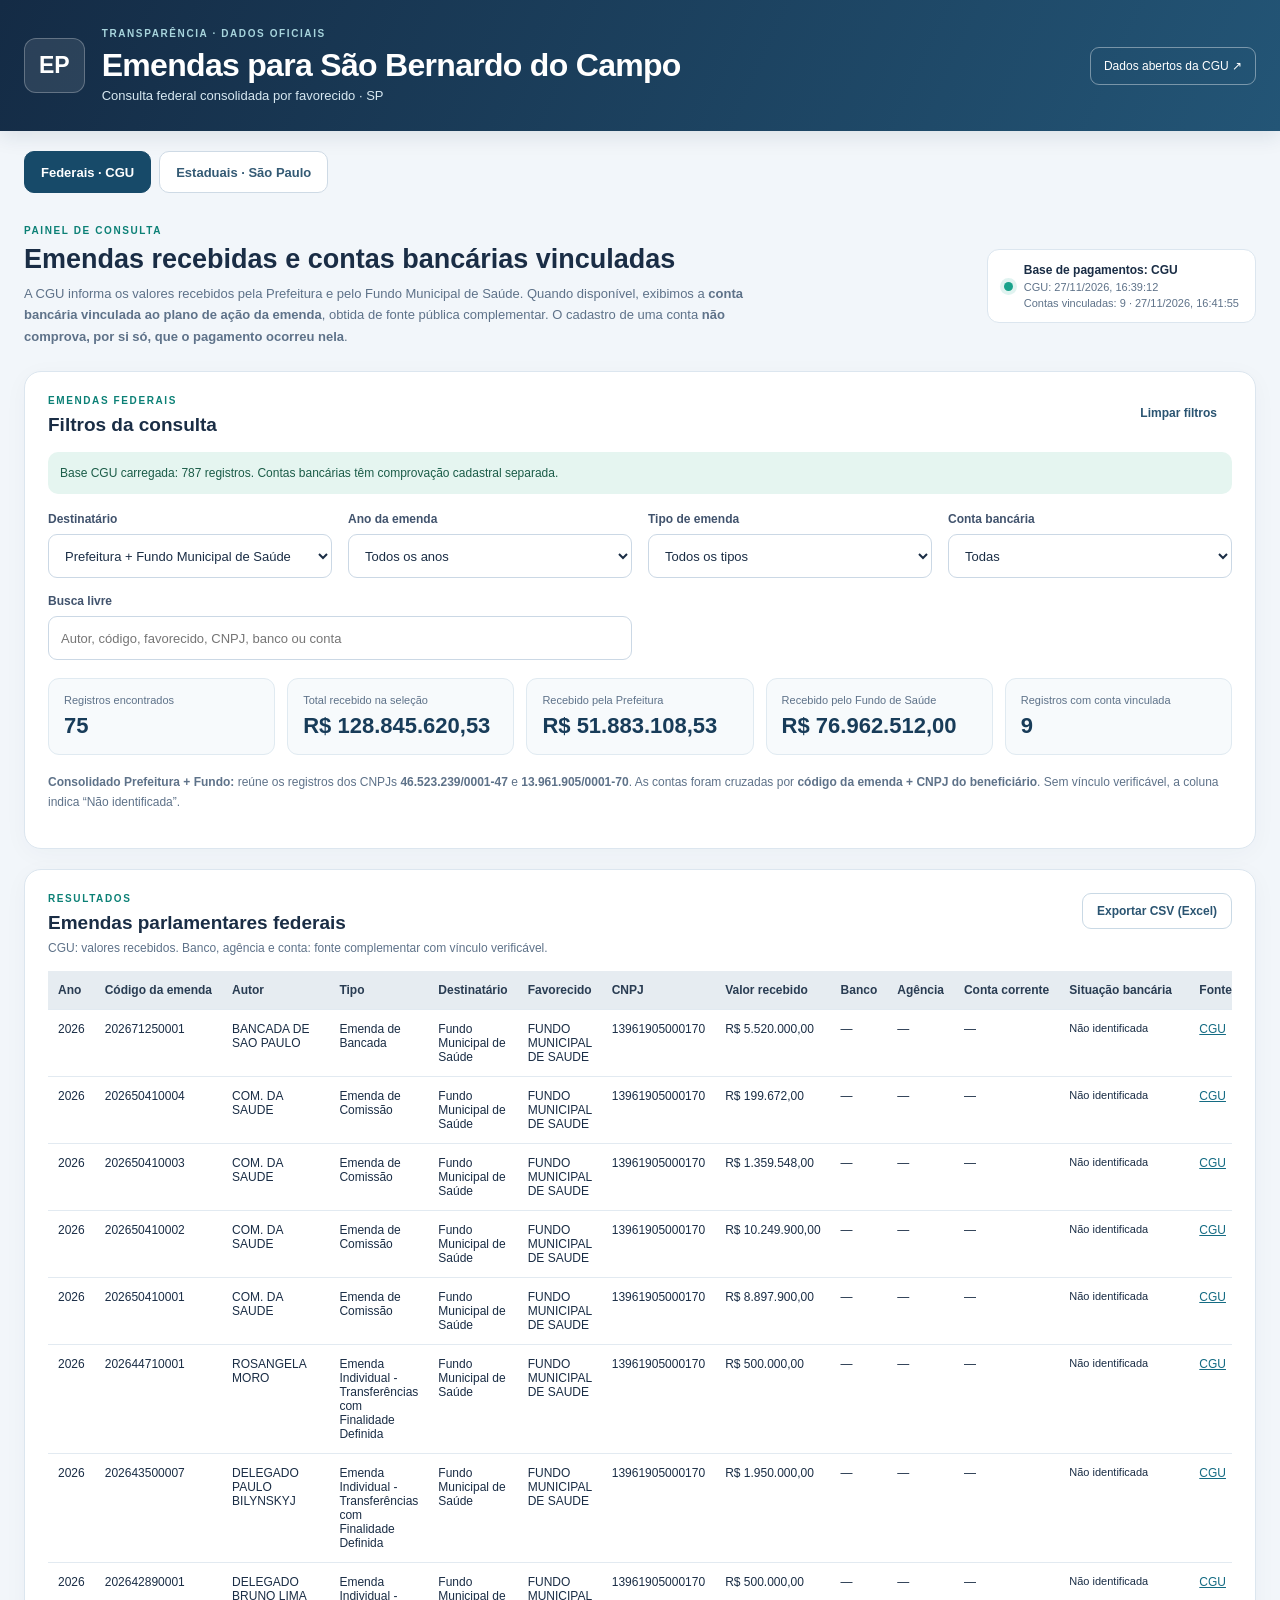
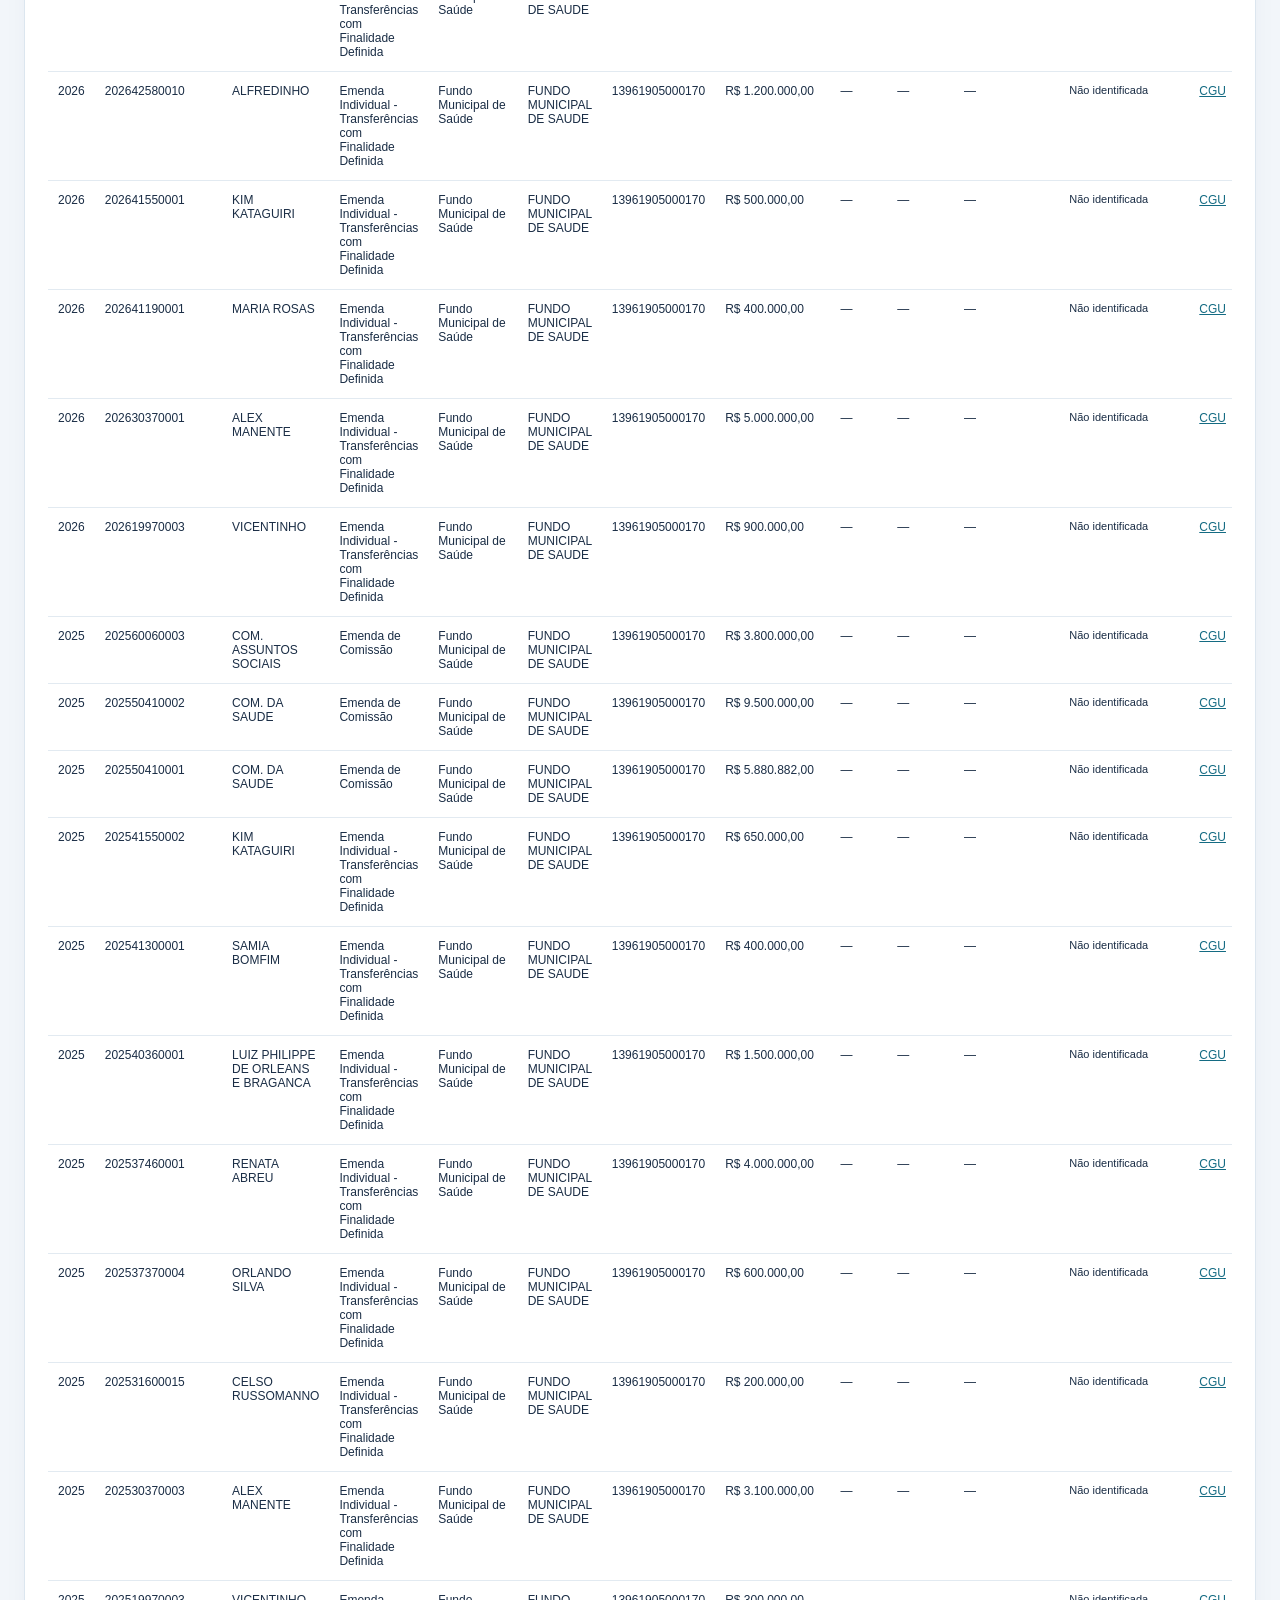
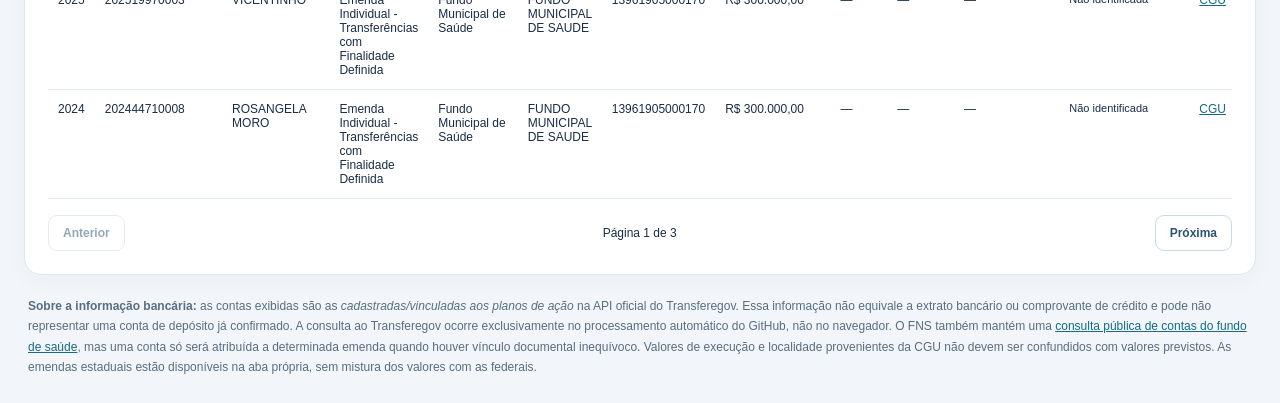
<file: emendas-parlamentares/index.html>
<!doctype html>
<html lang="pt-BR">
<head>
  <meta charset="UTF-8">
  <meta name="viewport" content="width=device-width, initial-scale=1">
  <meta name="theme-color" content="#142b45">
  <meta name="description" content="Emendas parlamentares federais recebidas em São Bernardo do Campo e informações bancárias verificáveis.">
  <title>Emendas Federais — São Bernardo do Campo</title>
  <link rel="stylesheet" href="./style.css">
  <script src="./cgu.js" defer></script>
</head>
<body>
  <header class="masthead">
    <div class="container masthead-inner">
      <div class="brand-mark" aria-hidden="true">EP</div>
      <div class="brand-text">
        <p class="eyebrow light">TRANSPARÊNCIA · DADOS OFICIAIS</p>
        <h1>Emendas para São Bernardo do Campo</h1>
        <p class="subtitle">Consulta federal consolidada por favorecido · SP</p>
      </div>
      <a class="source" href="https://portaldatransparencia.gov.br/download-de-dados/emendas-parlamentares" target="_blank" rel="noopener noreferrer">Dados abertos da CGU ↗</a>
    </div>
  </header>
  <main class="container" id="consultaCGU">
    <nav class="scope-switch" aria-label="Escolha a esfera das emendas">
      <a href="./" aria-current="page">Federais · CGU</a>
      <a href="./estaduais/">Estaduais · São Paulo</a>
    </nav>
    <section class="intro">
      <div>
        <p class="eyebrow">PAINEL DE CONSULTA</p>
        <h2>Emendas recebidas e contas bancárias vinculadas</h2>
        <p>A CGU informa os valores recebidos pela Prefeitura e pelo Fundo Municipal de Saúde. Quando disponível, exibimos a <strong>conta bancária vinculada ao plano de ação da emenda</strong>, obtida de fonte pública complementar. O cadastro de uma conta <strong>não comprova, por si só, que o pagamento ocorreu nela</strong>.</p>
      </div>
      <div class="sync" aria-label="Situação da atualização">
        <span class="sync-dot" aria-hidden="true"></span>
        <div><strong>Base de pagamentos: CGU</strong><small id="cguUpdated">Verificando atualização...</small><small id="bankUpdated">Contas: verificando...</small></div>
      </div>
    </section>
    <section class="panel" aria-labelledby="filterTitle">
      <div class="panel-title">
        <div>
          <p class="eyebrow">EMENDAS FEDERAIS</p>
          <h2 id="filterTitle">Filtros da consulta</h2>
        </div>
        <button id="cguClear" type="button" class="btn-ghost">Limpar filtros</button>
      </div>
      <div id="cguStatus" class="cgu-notice" role="status" aria-live="polite">Carregando dados da CGU...</div>
      <div class="cgu-grid">
        <label>Destinatário
          <select id="cguCategory">
            <option value="municipio" selected>Prefeitura + Fundo Municipal de Saúde</option>
            <option value="prefeitura">Somente Prefeitura</option>
            <option value="saude">Somente Fundo Municipal de Saúde</option>
            <option value="">Todos os registros</option>
            <option value="terceiro">Outros CNPJs na cidade</option>
            <option value="localidade">Somente localidade de aplicação</option>
          </select>
        </label>
        <label>Ano da emenda
          <select id="cguYear"><option value="">Todos os anos</option></select>
        </label>
        <label>Tipo de emenda
          <select id="cguType">
            <option value="">Todos os tipos</option>
            <option value="individual">Individual</option>
            <option value="bancada">Bancada</option>
            <option value="comissão">Comissão</option>
            <option value="relator">Relator</option>
          </select>
        </label>
        <label>Conta bancária
          <select id="cguBankFilter">
            <option value="">Todas</option>
            <option value="identificada">Conta vinculada identificada</option>
            <option value="pendente">Conta não identificada</option>
          </select>
        </label>
        <label class="cgu-search-label">Busca livre
          <input id="cguSearch" type="search" placeholder="Autor, código, favorecido, CNPJ, banco ou conta" autocomplete="off">
        </label>
      </div>
      <div class="cgu-kpis" aria-label="Resumo dos resultados filtrados">
        <div><span>Registros encontrados</span><strong id="cguCount">—</strong></div>
        <div><span>Total recebido na seleção</span><strong id="cguPublic">—</strong></div>
        <div><span>Recebido pela Prefeitura</span><strong id="cguPrefeitura">—</strong></div>
        <div><span>Recebido pelo Fundo de Saúde</span><strong id="cguSaude">—</strong></div>
        <div><span>Registros com conta vinculada</span><strong id="cguAccounts">—</strong></div>
      </div>
      <p class="cgu-info"><strong>Consolidado Prefeitura + Fundo:</strong> reúne os registros dos CNPJs <strong>46.523.239/0001-47</strong> e <strong>13.961.905/0001-70</strong>. As contas foram cruzadas por <strong>código da emenda + CNPJ do beneficiário</strong>. Sem vínculo verificável, a coluna indica “Não identificada”.</p>
    </section>
    <section class="panel" aria-labelledby="resultsTitle">
      <div class="results-head">
        <div>
          <p class="eyebrow">RESULTADOS</p>
          <h2 id="resultsTitle">Emendas parlamentares federais</h2>
          <p class="muted">CGU: valores recebidos. Banco, agência e conta: fonte complementar com vínculo verificável.</p>
        </div>
        <button id="cguExport" type="button" class="btn-outline" disabled>Exportar CSV (Excel)</button>
      </div>
      <div class="cgu-table">
        <table>
          <thead><tr><th>Ano</th><th>Código da emenda</th><th>Autor</th><th>Tipo</th><th>Destinatário</th><th>Favorecido</th><th>CNPJ</th><th>Valor recebido</th><th>Banco</th><th>Agência</th><th>Conta corrente</th><th>Situação bancária</th><th>Fontes</th></tr></thead>
          <tbody id="cguRows"><tr><td colspan="13" class="empty">Carregando informações...</td></tr></tbody>
        </table>
      </div>
      <nav class="cgu-pager" aria-label="Paginação de resultados">
        <button id="cguPrev" type="button" class="btn-outline" disabled>Anterior</button>
        <span id="cguPages">Página —</span>
        <button id="cguNext" type="button" class="btn-outline" disabled>Próxima</button>
      </nav>
    </section>
    <aside class="footnote">
      <strong>Sobre a informação bancária:</strong> as contas exibidas são as <em>cadastradas/vinculadas aos planos de ação</em> na API oficial do Transferegov. Essa informação não equivale a extrato bancário ou comprovante de crédito e pode não representar uma conta de depósito já confirmado. A consulta ao Transferegov ocorre exclusivamente no processamento automático do GitHub, não no navegador. O FNS também mantém uma <a href="https://portalfns.saude.gov.br/consultas/" target="_blank" rel="noopener noreferrer">consulta pública de contas do fundo de saúde</a>, mas uma conta só será atribuída a determinada emenda quando houver vínculo documental inequívoco. Valores de execução e localidade provenientes da CGU não devem ser confundidos com valores previstos. As emendas estaduais estão disponíveis na aba própria, sem mistura dos valores com as federais.
    </aside>
  </main>
</body>
</html>
</file>
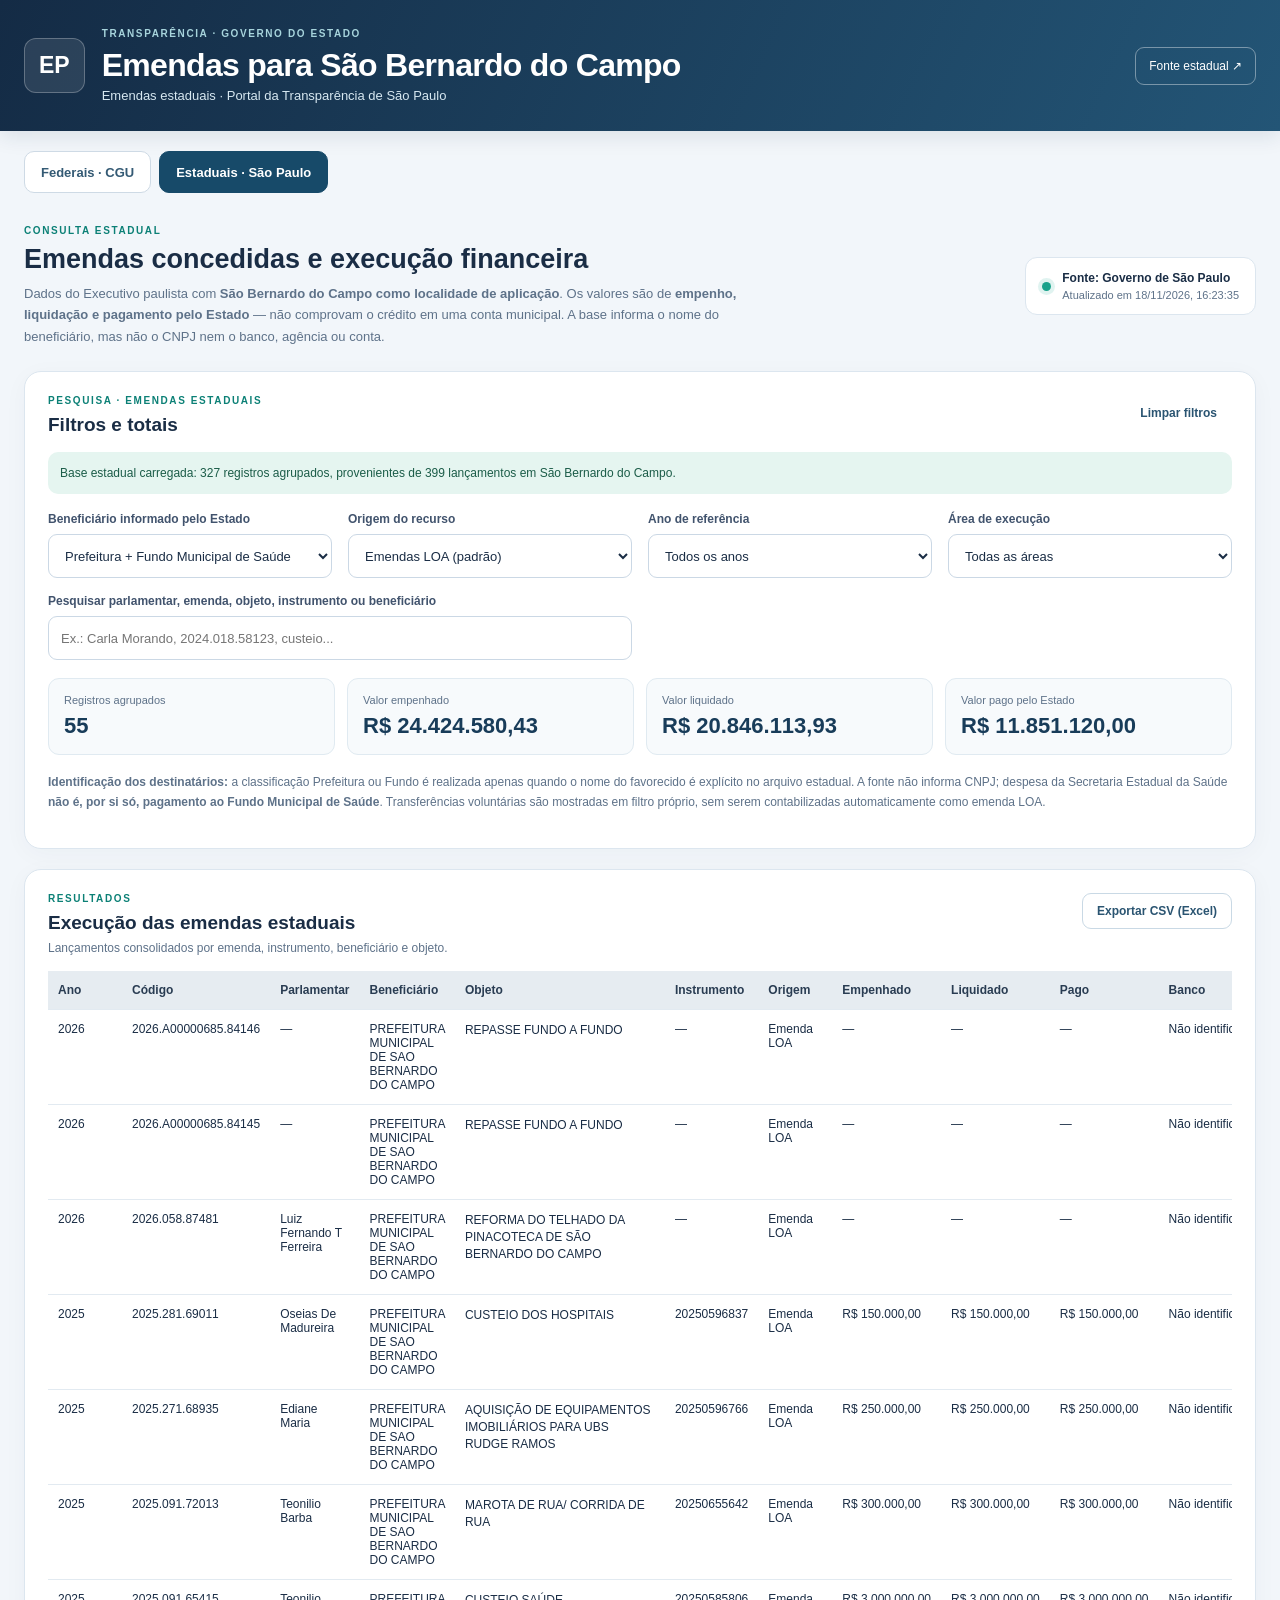
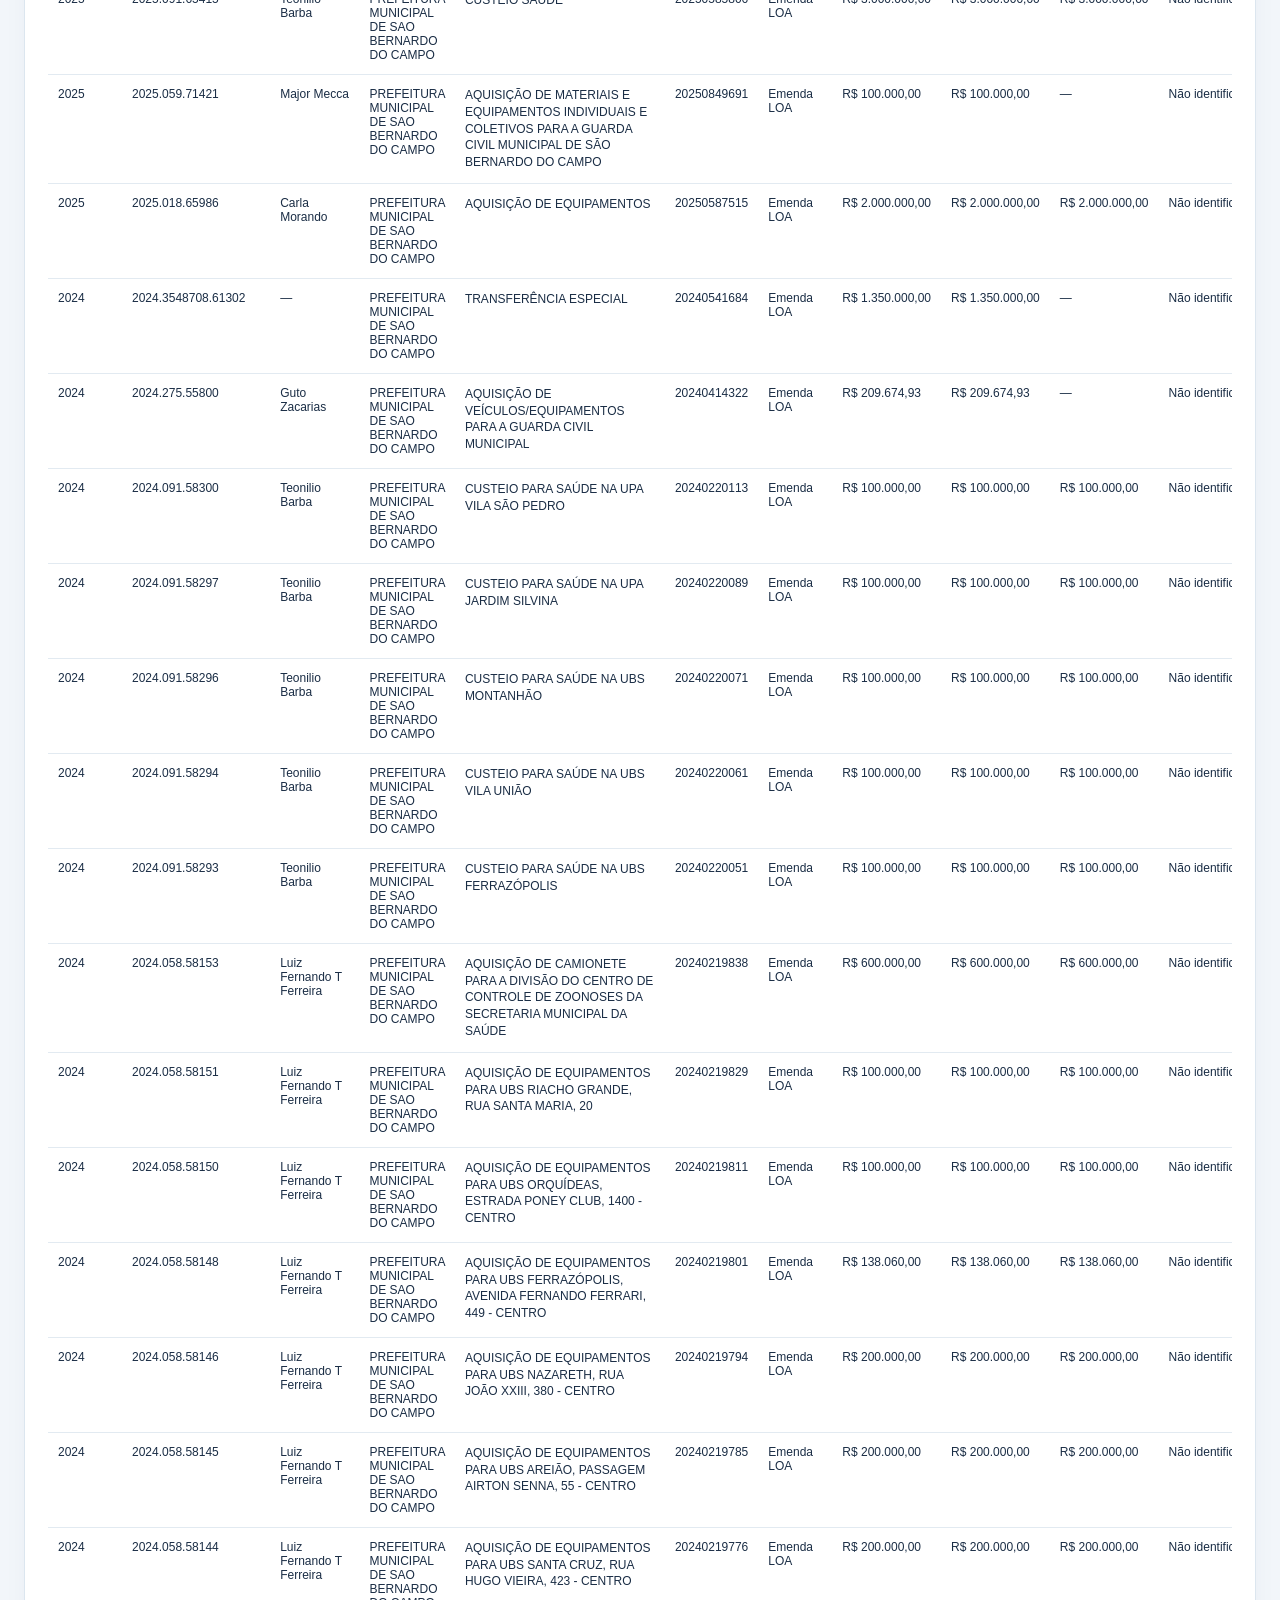
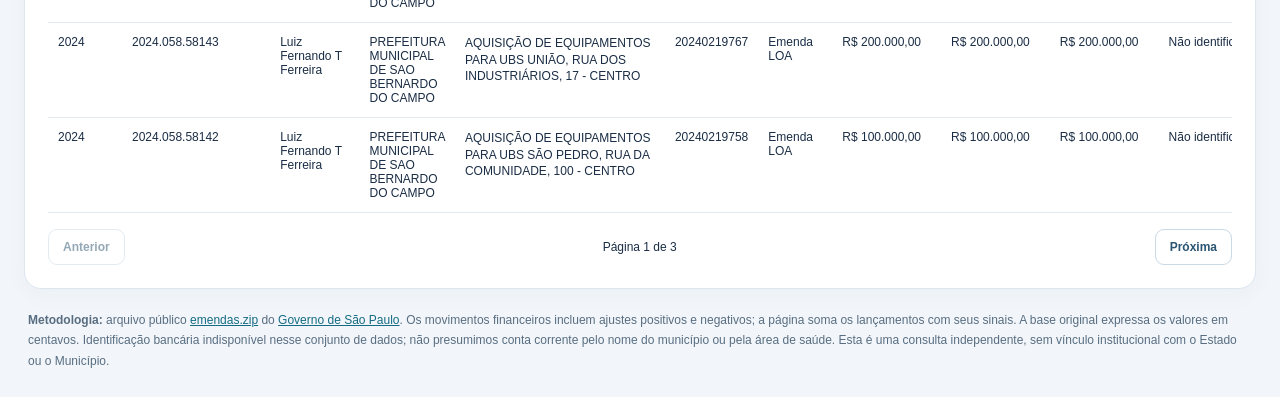
<file: emendas-parlamentares/estaduais/index.html>
<!doctype html>
<html lang="pt-BR">
<head>
  <meta charset="UTF-8">
  <meta name="viewport" content="width=device-width,initial-scale=1">
  <meta name="theme-color" content="#142b45">
  <meta name="description" content="Emendas parlamentares estaduais com aplicação em São Bernardo do Campo: valores empenhados, liquidados e pagos pelo Estado de São Paulo.">
  <title>Emendas Estaduais — São Bernardo do Campo</title>
  <link rel="stylesheet" href="../style.css">
  <link rel="stylesheet" href="./estaduais.css">
  <script src="./app.js" defer></script>
</head>
<body>
  <header class="masthead">
    <div class="container masthead-inner">
      <div class="brand-mark" aria-hidden="true">EP</div>
      <div class="brand-text">
        <p class="eyebrow light">TRANSPARÊNCIA · GOVERNO DO ESTADO</p>
        <h1>Emendas para São Bernardo do Campo</h1>
        <p class="subtitle">Emendas estaduais · Portal da Transparência de São Paulo</p>
      </div>
      <a class="source" href="https://www.transparencia.sp.gov.br/EmendasParlamentares/Concedidas" target="_blank" rel="noopener noreferrer">Fonte estadual ↗</a>
    </div>
  </header>
  <main class="container" id="consultaSP">
    <nav class="scope-switch" aria-label="Escolha a esfera das emendas">
      <a href="../">Federais · CGU</a>
      <a href="./" aria-current="page">Estaduais · São Paulo</a>
    </nav>
    <section class="intro">
      <div>
        <p class="eyebrow">CONSULTA ESTADUAL</p>
        <h2>Emendas concedidas e execução financeira</h2>
        <p>Dados do Executivo paulista com <strong>São Bernardo do Campo como localidade de aplicação</strong>. Os valores são de <strong>empenho, liquidação e pagamento pelo Estado</strong> — não comprovam o crédito em uma conta municipal. A base informa o nome do beneficiário, mas não o CNPJ nem o banco, agência ou conta.</p>
      </div>
      <div class="sync">
        <span class="sync-dot" aria-hidden="true"></span>
        <div><strong>Fonte: Governo de São Paulo</strong><small id="spUpdated">Verificando atualização...</small></div>
      </div>
    </section>
    <section class="panel" aria-labelledby="spFilterTitle">
      <div class="panel-title">
        <div>
          <p class="eyebrow">PESQUISA · EMENDAS ESTADUAIS</p>
          <h2 id="spFilterTitle">Filtros e totais</h2>
        </div>
        <button id="spClear" type="button" class="btn-ghost">Limpar filtros</button>
      </div>
      <div id="spStatus" class="cgu-notice" role="status" aria-live="polite">Carregando dados estaduais...</div>
      <div class="cgu-grid">
        <label>Beneficiário informado pelo Estado
          <select id="spRecipient">
            <option value="municipio">Prefeitura + Fundo Municipal de Saúde</option>
            <option value="prefeitura">Somente Prefeitura</option>
            <option value="saude">Somente Fundo Municipal de Saúde</option>
            <option value="outro">Outros beneficiários na cidade</option>
            <option value="">Todos os beneficiários</option>
          </select>
        </label>
        <label>Origem do recurso
          <select id="spOrigin">
            <option value="Emenda LOA">Emendas LOA (padrão)</option>
            <option value="Transferência Voluntária">Transferências voluntárias</option>
            <option value="">Todas as origens do catálogo</option>
          </select>
        </label>
        <label>Ano de referência
          <select id="spYear"><option value="">Todos os anos</option></select>
        </label>
        <label>Área de execução
          <select id="spArea"><option value="">Todas as áreas</option><option value="saude">Saúde (órgão executor)</option><option value="outras">Outras áreas</option></select>
        </label>
        <label class="cgu-search-label">Pesquisar parlamentar, emenda, objeto, instrumento ou beneficiário
          <input id="spSearch" type="search" placeholder="Ex.: Carla Morando, 2024.018.58123, custeio..." autocomplete="off">
        </label>
      </div>
      <div class="cgu-kpis">
        <div><span>Registros agrupados</span><strong id="spCount">—</strong></div>
        <div><span>Valor empenhado</span><strong id="spCommitted">—</strong></div>
        <div><span>Valor liquidado</span><strong id="spLiquidated">—</strong></div>
        <div><span>Valor pago pelo Estado</span><strong id="spPaid">—</strong></div>
      </div>
      <p class="cgu-info"><strong>Identificação dos destinatários:</strong> a classificação Prefeitura ou Fundo é realizada apenas quando o nome do favorecido é explícito no arquivo estadual. A fonte não informa CNPJ; despesa da Secretaria Estadual da Saúde <strong>não é, por si só, pagamento ao Fundo Municipal de Saúde</strong>. Transferências voluntárias são mostradas em filtro próprio, sem serem contabilizadas automaticamente como emenda LOA.</p>
    </section>
    <section class="panel" aria-labelledby="spResultsTitle">
      <div class="results-head">
        <div><p class="eyebrow">RESULTADOS</p><h2 id="spResultsTitle">Execução das emendas estaduais</h2><p class="muted">Lançamentos consolidados por emenda, instrumento, beneficiário e objeto.</p></div>
        <button id="spExport" type="button" class="btn-outline" disabled>Exportar CSV (Excel)</button>
      </div>
      <div class="cgu-table"><table>
        <thead><tr>
          <th>Ano</th><th>Código</th><th>Parlamentar</th><th>Beneficiário</th><th>Objeto</th><th>Instrumento</th><th>Origem</th>
          <th>Empenhado</th><th>Liquidado</th><th>Pago</th><th>Banco</th><th>Agência</th><th>Conta</th><th>Fonte</th>
        </tr></thead>
        <tbody id="spRows"><tr><td colspan="14" class="empty">Aguardando base estadual...</td></tr></tbody>
      </table></div>
      <nav class="cgu-pager" aria-label="Paginação estadual">
        <button id="spPrev" class="btn-outline" type="button" disabled>Anterior</button>
        <span id="spPages">Página —</span>
        <button id="spNext" class="btn-outline" type="button" disabled>Próxima</button>
      </nav>
    </section>
    <aside class="footnote">
      <strong>Metodologia:</strong> arquivo público <a href="https://www.transparencia.sp.gov.br/Dados%20Abertos/Emendas/emendas.zip" target="_blank" rel="noopener noreferrer">emendas.zip</a> do <a href="https://www.transparencia.sp.gov.br/EmendasParlamentares/Concedidas" target="_blank" rel="noopener noreferrer">Governo de São Paulo</a>. Os movimentos financeiros incluem ajustes positivos e negativos; a página soma os lançamentos com seus sinais. A base original expressa os valores em centavos. Identificação bancária indisponível nesse conjunto de dados; não presumimos conta corrente pelo nome do município ou pela área de saúde. Esta é uma consulta independente, sem vínculo institucional com o Estado ou o Município.
    </aside>
  </main>
</body>
</html>
</file>
<file: emendas-parlamentares/style.css>
:root{--navy:#142b45;--teal:#0c8076;--bg:#f2f6fa;--text:#1a2d45;--muted:#5e7289;--border:#dce6ef;font-family:Inter,ui-sans-serif,-apple-system,BlinkMacSystemFont,"Segoe UI",Arial,sans-serif;color:var(--text);background:var(--bg);font-synthesis:none}
*{box-sizing:border-box}body{margin:0;min-height:100vh}button,input,select{font:inherit}button{cursor:pointer}button:disabled{opacity:.5;cursor:not-allowed}a{color:#146b83}
.container{max-width:1450px;margin:0 auto;padding:0 24px}.masthead{background:linear-gradient(115deg,#142b45,#235576);color:white;padding:28px 0;box-shadow:0 5px 20px #132c451c}
.masthead-inner{display:flex;align-items:center;gap:17px}.brand-mark{border:1px solid #ffffff43;background:#ffffff19;border-radius:12px;padding:13px 14px;font-size:23px;font-weight:800}
.brand-text{min-width:0}.masthead h1{font-size:clamp(23px,3vw,32px);margin:2px 0 4px;letter-spacing:-.7px}.subtitle{margin:0;color:#d7e8f1;font-size:13px}
.eyebrow{font-weight:800;letter-spacing:1.6px;font-size:10px;color:var(--teal);margin:0 0 8px}.eyebrow.light{color:#a7d4dc}
.source{margin-left:auto;border:1px solid #ffffff65;border-radius:9px;color:white;text-decoration:none;padding:11px 13px;font-size:12px;white-space:nowrap}.source:hover{background:#ffffff1b}
.intro{display:flex;justify-content:space-between;align-items:center;gap:20px;padding:32px 0 24px}.intro h2{font-size:clamp(20px,2.5vw,27px);margin:0 0 8px}.intro p:not(.eyebrow){font-size:13px;line-height:1.65;color:var(--muted);margin:0;max-width:760px}
.sync{background:white;border:1px solid var(--border);border-radius:12px;padding:13px 16px;display:flex;align-items:center;gap:11px;flex-shrink:0}.sync-dot{width:9px;height:9px;border-radius:50%;background:#19a28b;box-shadow:0 0 0 4px #19a28b22}.sync strong{display:block;font-size:12px}.sync small{display:block;color:var(--muted);font-size:11px;margin-top:4px}
.panel{background:white;border:1px solid var(--border);border-radius:17px;padding:23px;margin-bottom:20px;box-shadow:0 5px 25px #1f395009}.panel-title,.results-head{display:flex;align-items:flex-start;justify-content:space-between;gap:18px;margin-bottom:16px}.panel h2{font-size:19px;margin:0}
.btn-outline,.btn-ghost{border:1px solid #c9d9e5;background:white;border-radius:9px;color:#2a5471;padding:10px 14px;font-size:12px;font-weight:700;white-space:nowrap}.btn-ghost{border-color:transparent}.btn-outline:hover,.btn-ghost:hover{background:#eef6fa}
.cgu-grid{display:grid;grid-template-columns:repeat(4,minmax(0,1fr));gap:16px;margin:18px 0}.cgu-grid label{font-size:12px;font-weight:700;color:#41536d;display:block}.cgu-grid select,.cgu-grid input{display:block;width:100%;min-width:0;margin-top:8px;height:44px;border:1px solid #cbd8e5;background:white;border-radius:9px;padding:0 12px;color:var(--text);font-size:13px;font-weight:450}.cgu-grid select:focus-visible,.cgu-grid input:focus-visible{outline:3px solid #a3d9dc;outline-offset:1px}
.cgu-kpis{display:grid;grid-template-columns:repeat(4,minmax(0,1fr));gap:12px;margin:18px 0}.cgu-kpis>div{background:#f7fafc;border:1px solid #e0eaf1;border-radius:11px;padding:15px}.cgu-kpis span{display:block;color:var(--muted);font-size:11px}.cgu-kpis strong{display:block;color:#183c59;font-size:clamp(16px,1.8vw,22px);margin-top:7px;font-variant-numeric:tabular-nums;overflow-wrap:anywhere}
.cgu-notice{background:#eaf2f9;color:#264561;padding:12px;border-radius:10px;font-size:12px;line-height:1.5}.cgu-notice.ok{background:#e5f5f0;color:#1b5c48}.cgu-notice.warn{background:#fff6e0;color:#775322}.cgu-notice.error{background:#ffeded;color:#90342f}
.cgu-info{font-size:12px;line-height:1.65;color:var(--muted)}.muted{font-size:12px;color:var(--muted);margin:7px 0 0}
.cgu-table{overflow-x:auto;width:100%}.cgu-table table{width:100%;border-collapse:collapse;font-size:12px}.cgu-table th,.cgu-table td{padding:12px 10px;text-align:left;border-bottom:1px solid #e2eaf1;vertical-align:top}.cgu-table th{background:#e6ecf1;color:#293c52;white-space:nowrap}.cgu-table td:nth-child(8){white-space:nowrap;font-variant-numeric:tabular-nums}.empty{text-align:center!important;color:var(--muted);padding:30px!important}.cgu-pager{display:flex;justify-content:space-between;align-items:center;gap:12px;padding-top:16px;font-size:12px}
.footnote{font-size:12px;color:#586d81;line-height:1.7;padding:1px 4px 26px}
@media(max-width:1100px){.cgu-grid,.cgu-kpis{grid-template-columns:repeat(2,minmax(0,1fr))}}
@media(max-width:700px){.masthead-inner{flex-wrap:wrap}.source{margin-left:0}.intro{flex-direction:column;align-items:stretch}.sync{align-self:stretch}.panel{padding:17px}.container{padding:0 14px}}
@media(max-width:520px){.cgu-grid,.cgu-kpis{grid-template-columns:1fr}.panel-title,.results-head{flex-wrap:wrap}.masthead h1{font-size:23px}}

.cgu-search-label{grid-column:span 2}
.cgu-kpis{grid-template-columns:repeat(5,minmax(0,1fr))}
.cgu-table td:nth-child(11){white-space:nowrap;font-variant-numeric:tabular-nums}
.cgu-table td:nth-child(12){font-size:11px;min-width:130px}
.cgu-table td:nth-child(13){white-space:nowrap}
@media(max-width:1100px){.cgu-kpis{grid-template-columns:repeat(2,minmax(0,1fr))}}
@media(max-width:520px){.cgu-search-label{grid-column:auto}.cgu-kpis{grid-template-columns:1fr}}

.scope-switch{display:flex;gap:8px;align-items:center;flex-wrap:wrap;margin:20px 0 0}
.scope-switch a{display:inline-flex;align-items:center;text-decoration:none;padding:10px 16px;border:1px solid #cedae5;border-radius:10px;background:#fff;font-weight:750;font-size:13px;color:#345a74;min-height:42px}
.scope-switch a[aria-current="page"]{background:#174a69;border-color:#174a69;color:#fff}
.scope-switch a:hover{filter:brightness(.97)}
</file>
<file: emendas-parlamentares/estaduais/estaduais.css>
#consultaSP .scope-switch{margin-top:20px}
#consultaSP .cgu-grid label{min-width:0}
#consultaSP .cgu-search-label{grid-column:span 2}
#consultaSP .cgu-kpis{grid-template-columns:repeat(4,minmax(0,1fr))}
#consultaSP .cgu-table{margin-top:8px}
#consultaSP .cgu-table td{max-width:310px;min-width:74px}
#consultaSP .cgu-table td:nth-child(5){min-width:210px;line-height:1.4}
#consultaSP .cgu-table td:nth-child(8),#consultaSP .cgu-table td:nth-child(9),#consultaSP .cgu-table td:nth-child(10){white-space:nowrap;font-variant-numeric:tabular-nums}
#consultaSP .cgu-table td:nth-child(11){white-space:nowrap;font-variant-numeric:normal}
@media(max-width:1100px){#consultaSP .cgu-kpis{grid-template-columns:repeat(2,minmax(0,1fr))}}
@media(max-width:520px){#consultaSP .cgu-kpis{grid-template-columns:1fr}#consultaSP .cgu-search-label{grid-column:auto}}
</file>
